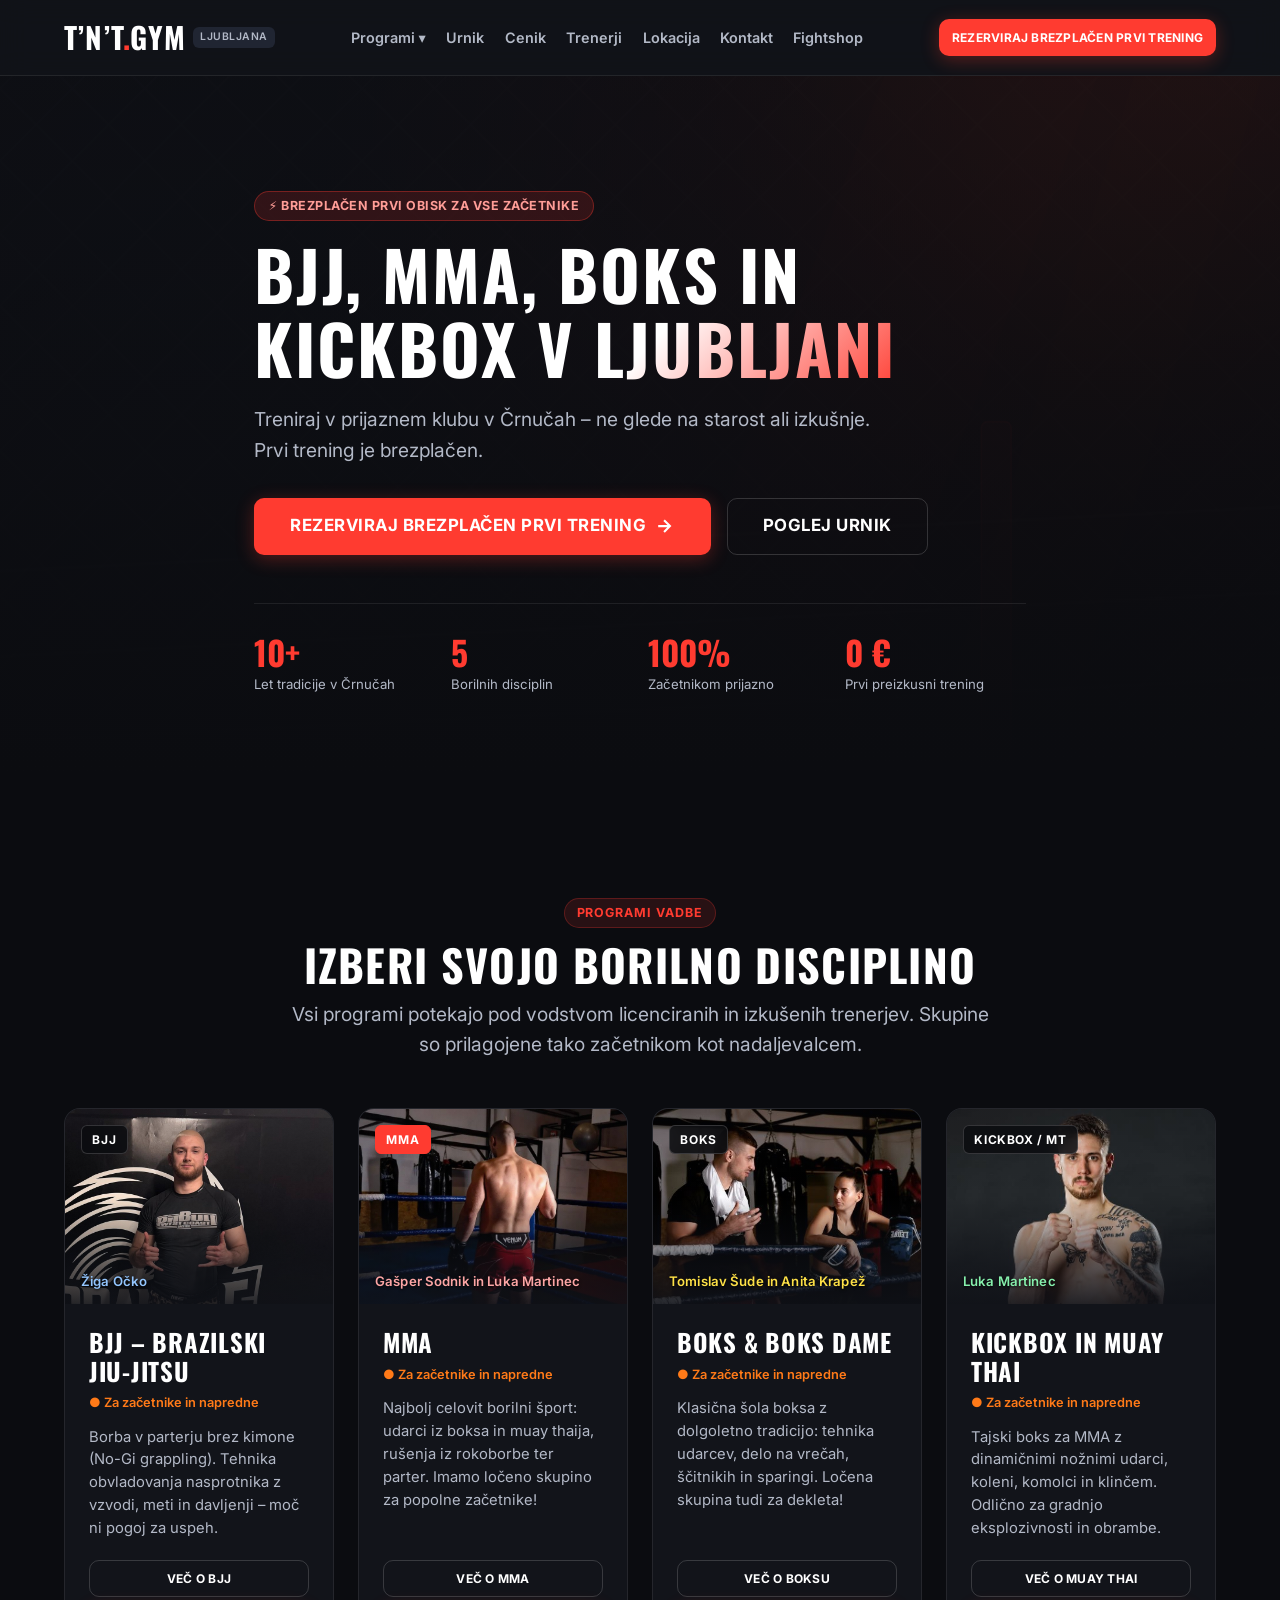
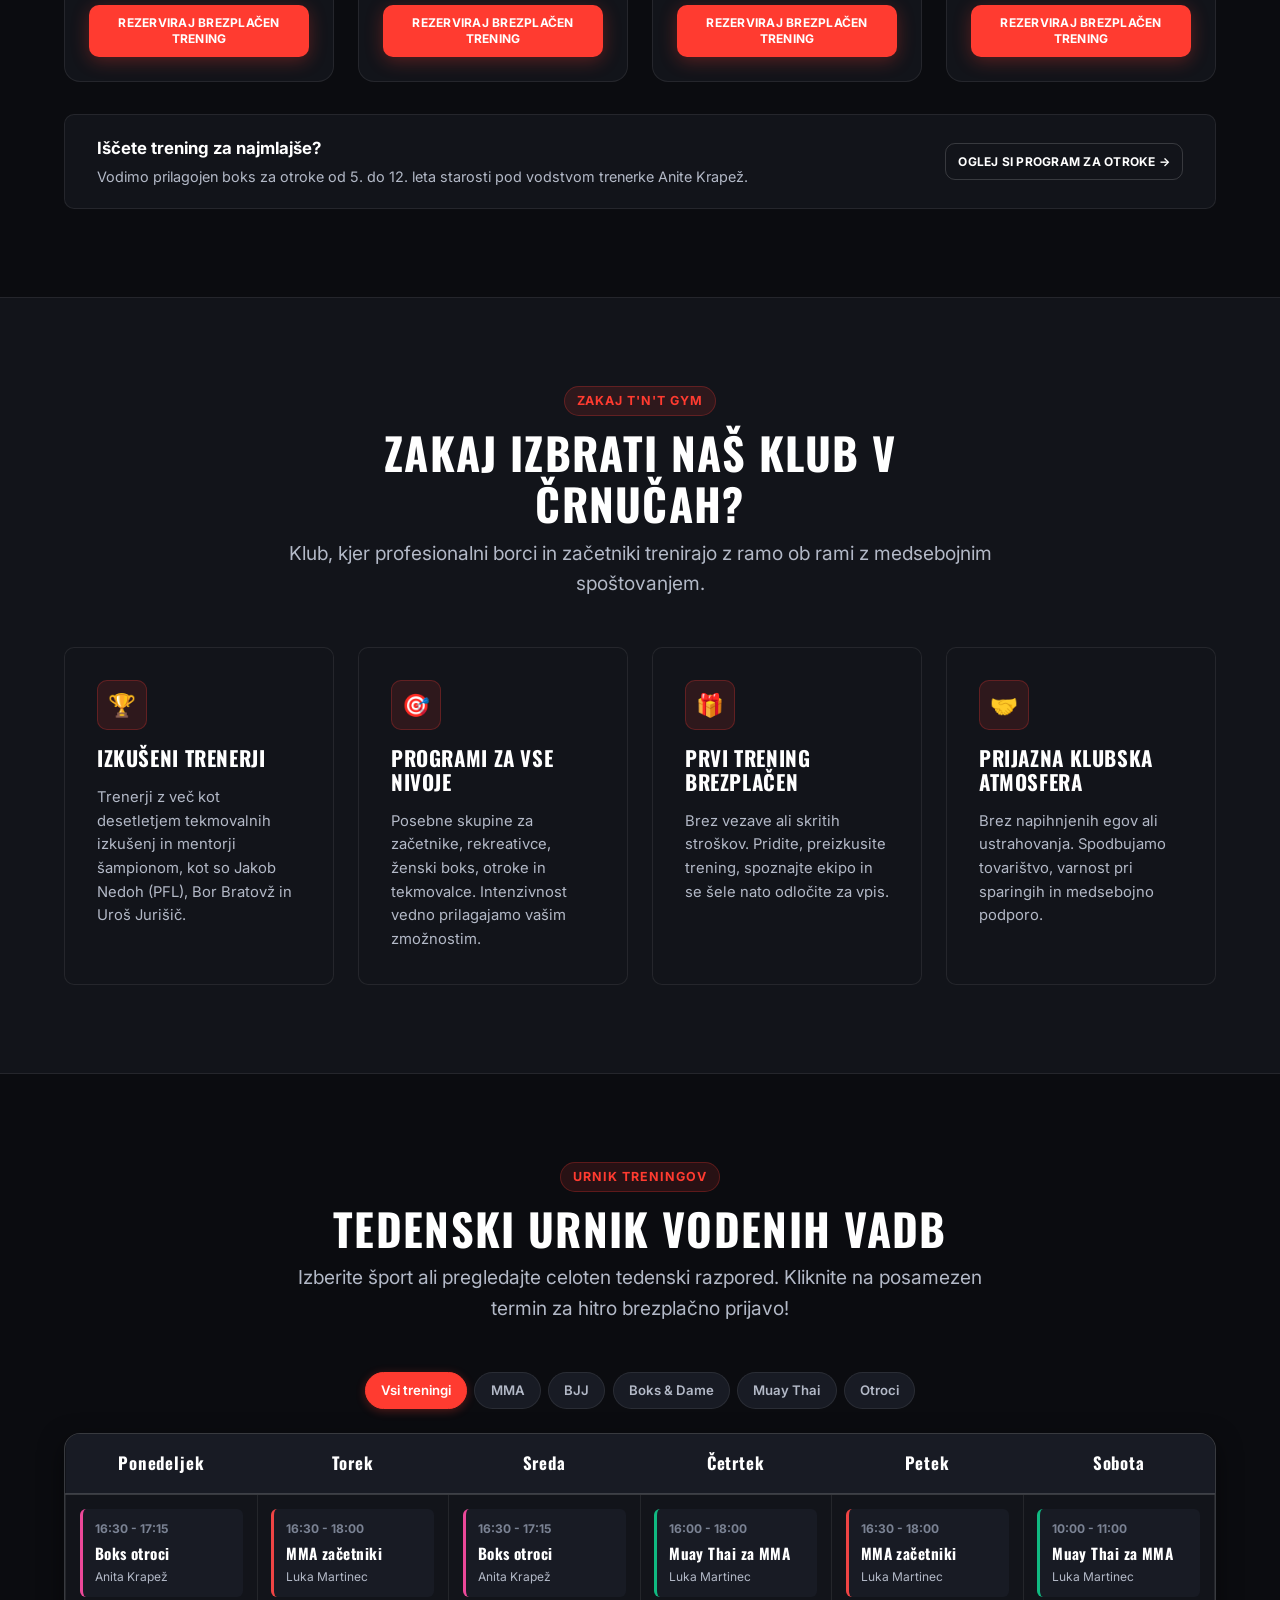
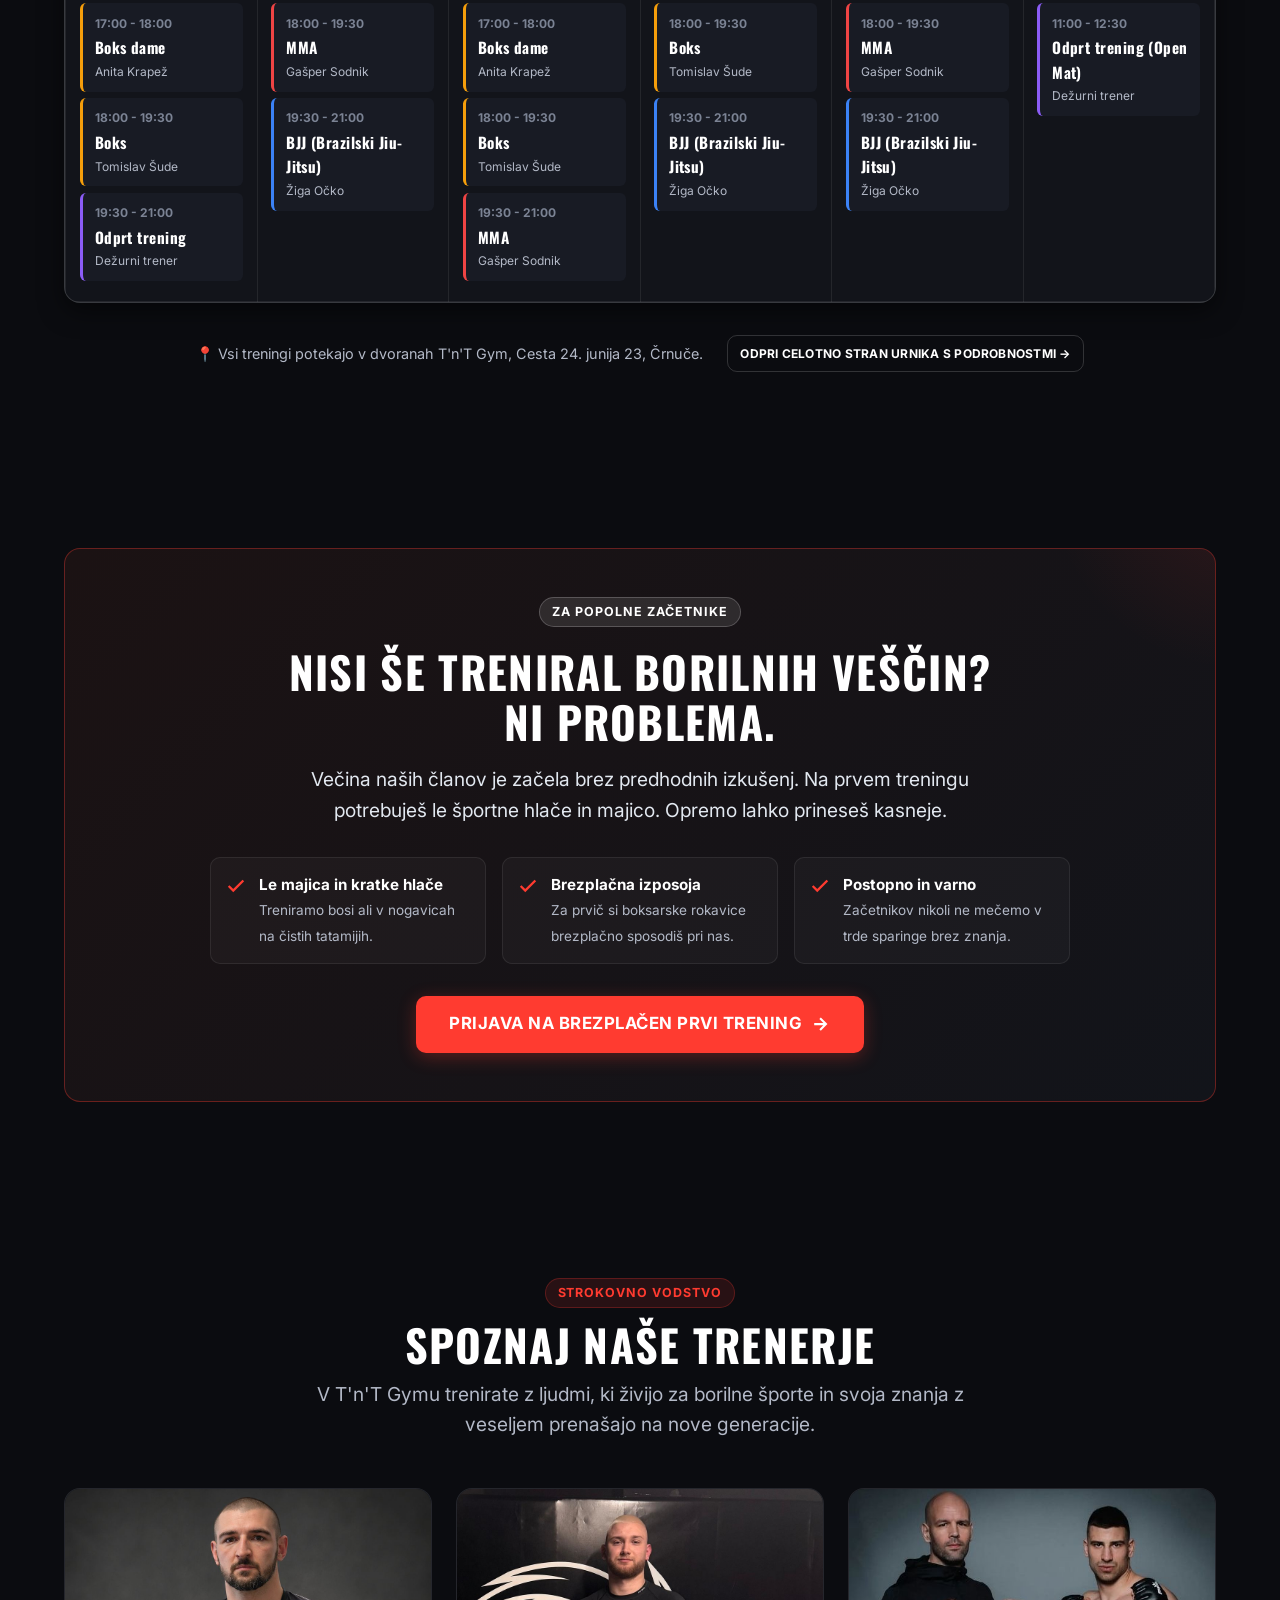
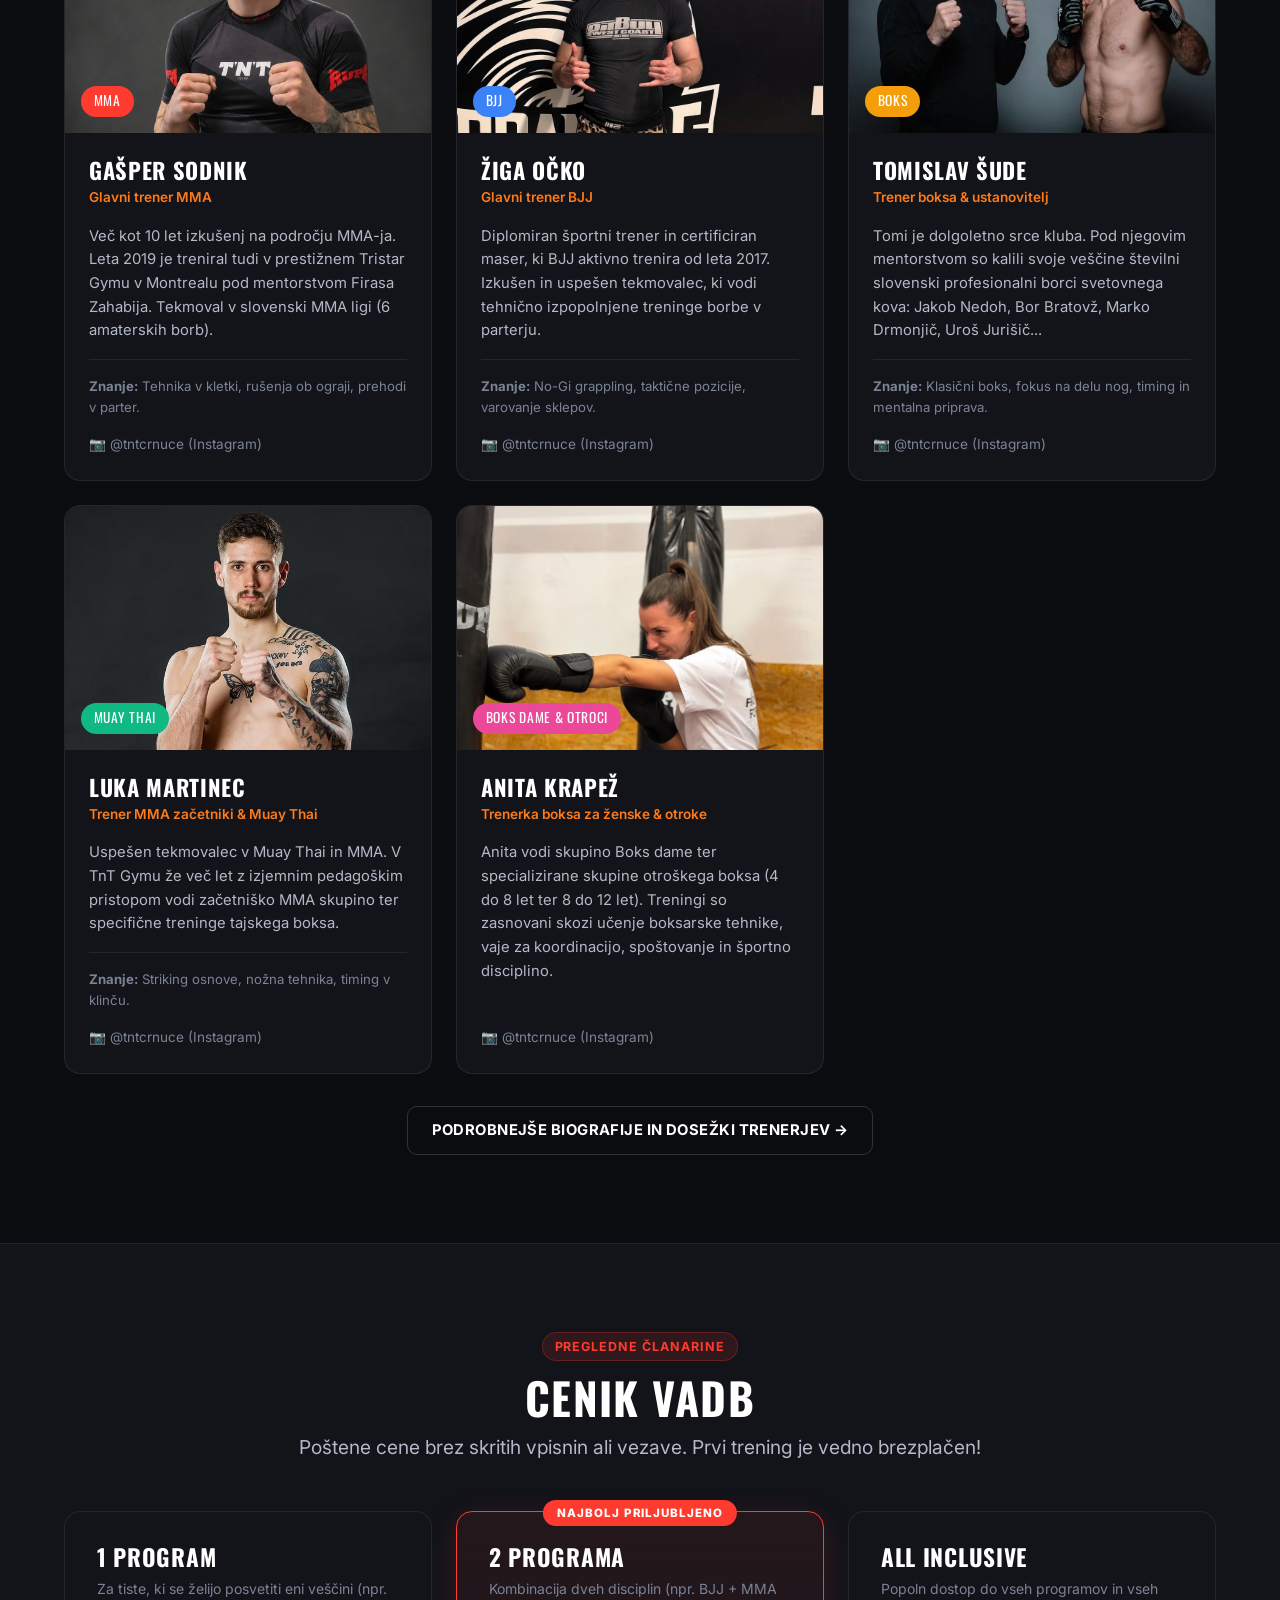
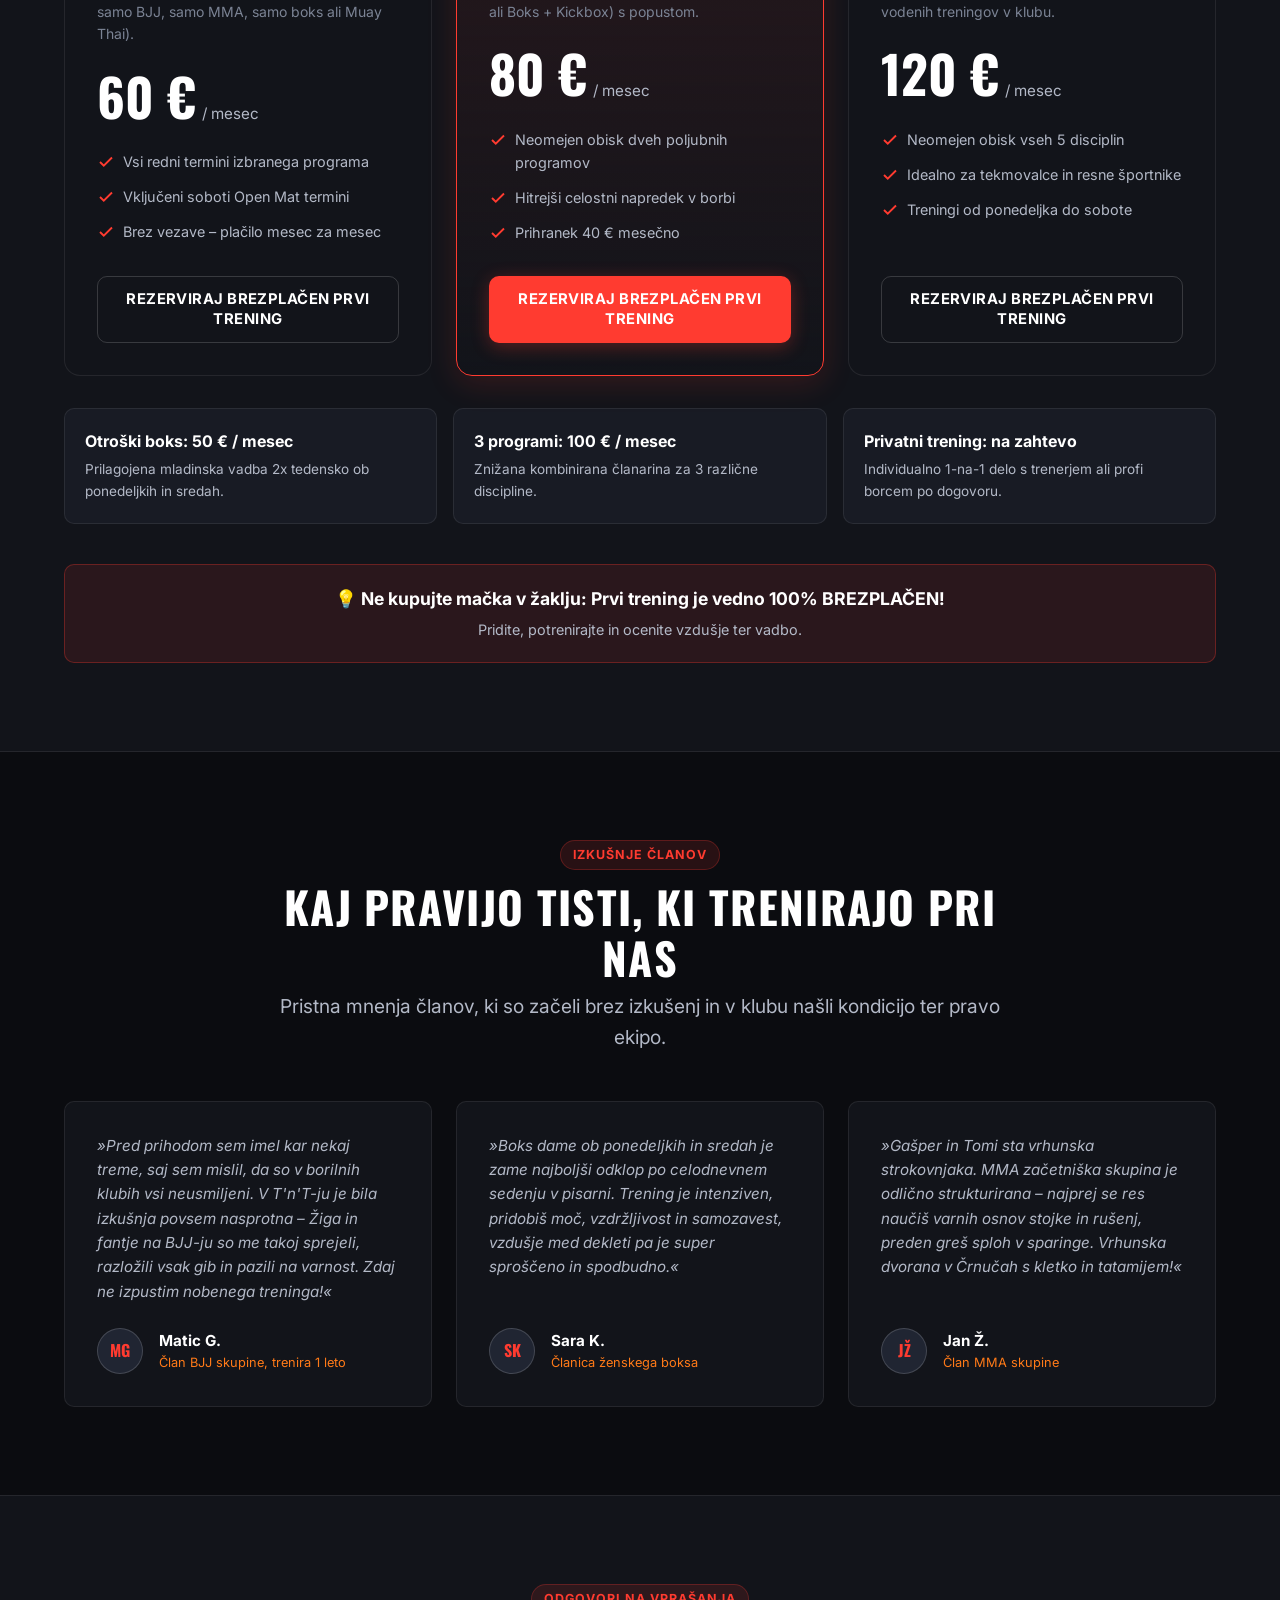
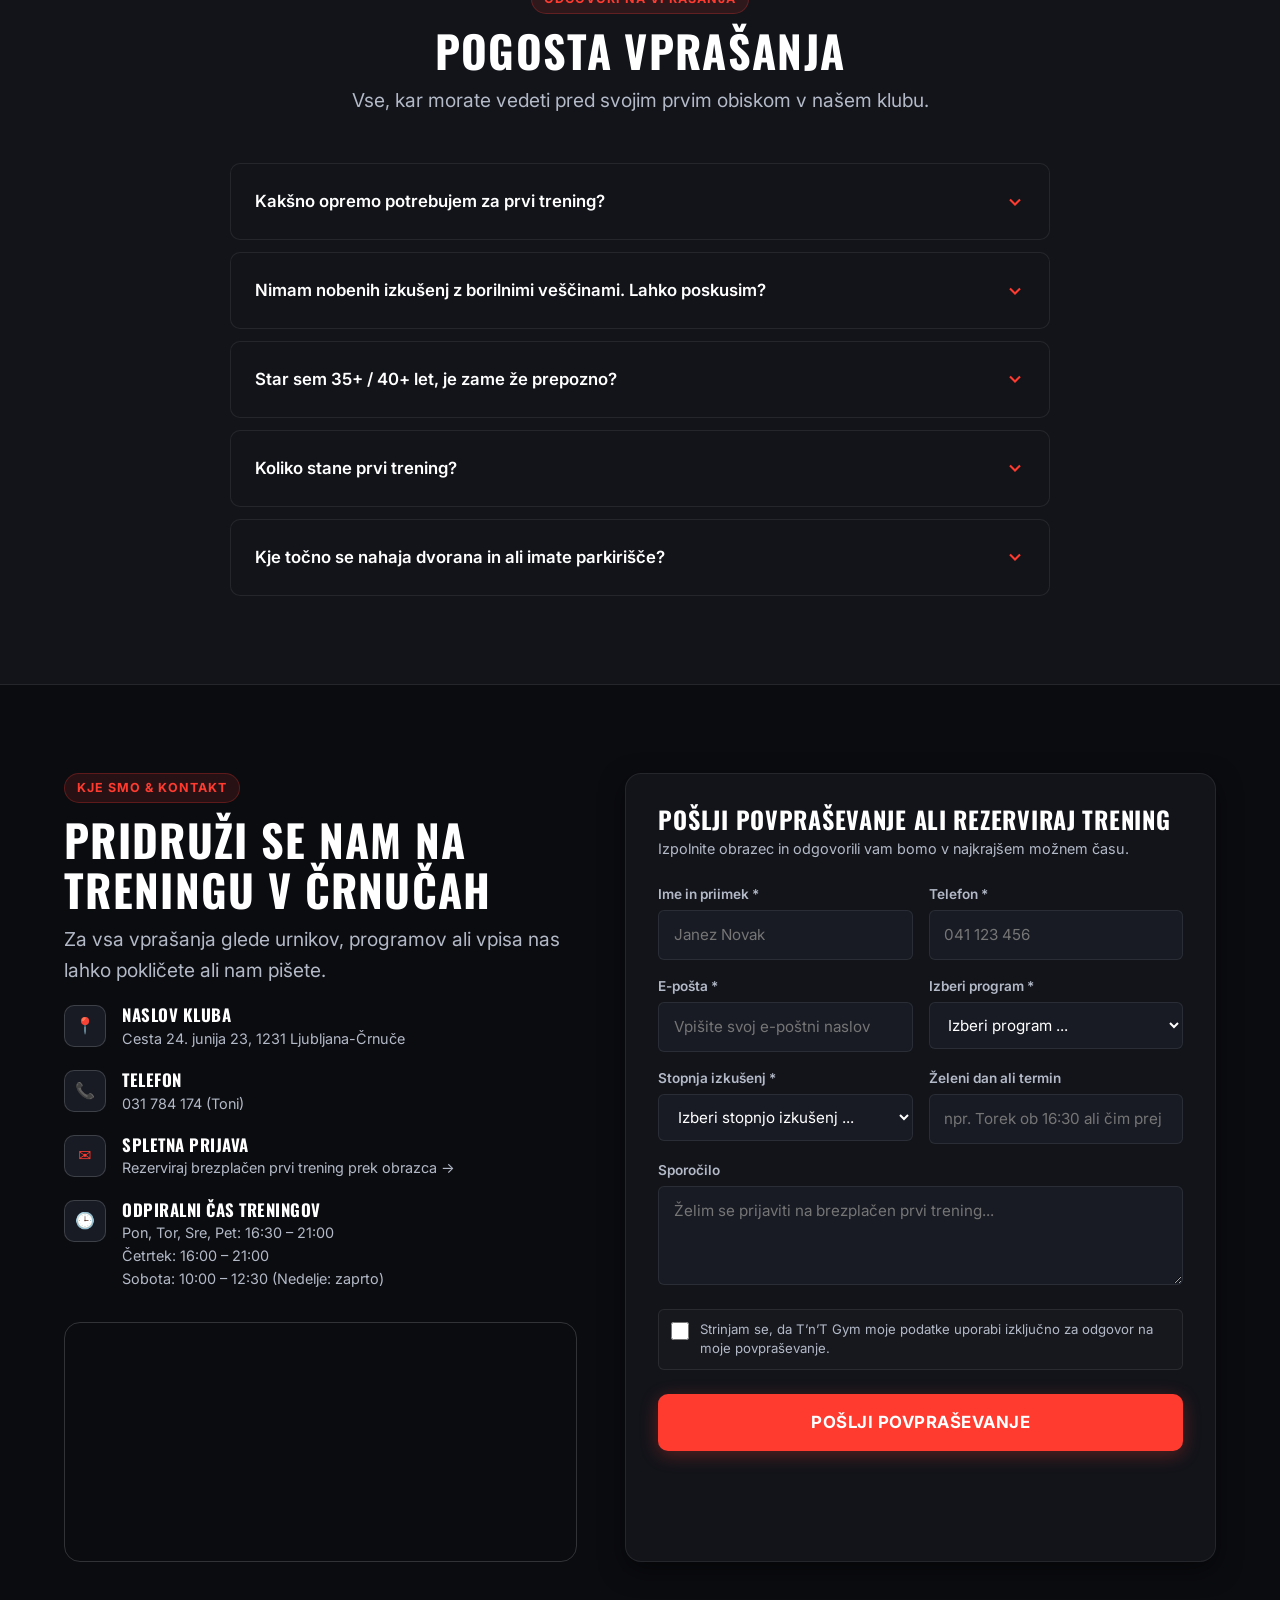
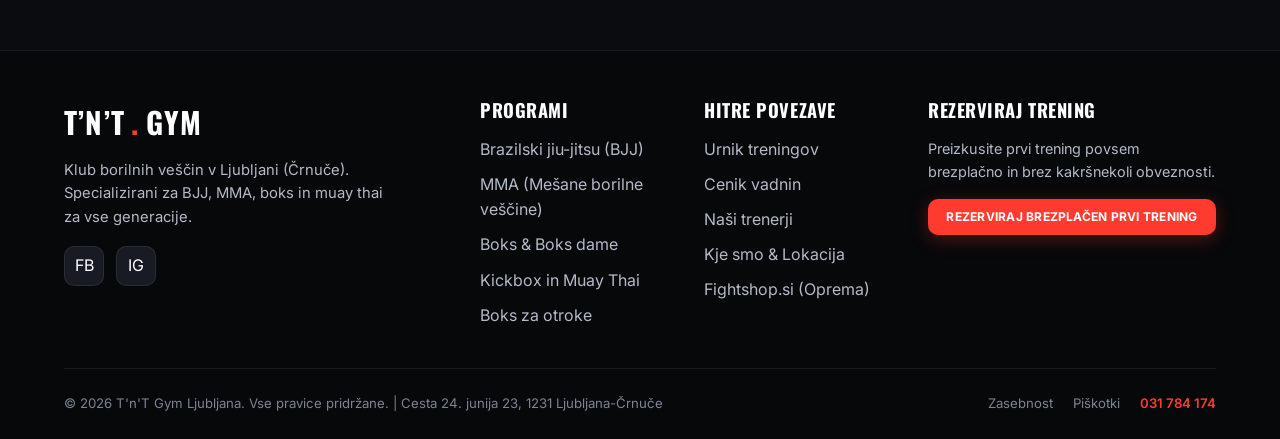
<file: index.html>
<!DOCTYPE html>
<html lang="sl">
<head>
  <meta charset="utf-8">
  <meta name="viewport" content="width=device-width, initial-scale=1.0">
  <title>T'n'T Gym Ljubljana | BJJ, MMA, boks in kickbox v Črnučah</title>
  <meta name="description" content="T'n'T Gym Ljubljana – vrhunski treningi BJJ (brazilski jiu-jitsu), MMA, boksa in muay thai v Ljubljani (Črnuče). Za začetnike in nadaljevalce. Prvi trening je brezplačen!">
  <meta name="keywords" content="BJJ Ljubljana, MMA Ljubljana, boks Ljubljana, kickbox Ljubljana, brazilski jiu-jitsu Ljubljana, borilne veščine Ljubljana, borilne veščine Črnuče">
  <link rel="canonical" href="https://www.tnt-gym.si/">

  <!-- Open Graph / Social Media -->
  <meta property="og:type" content="website">
  <meta property="og:locale" content="sl_SI">
  <meta property="og:url" content="https://www.tnt-gym.si/">
  <meta property="og:title" content="T'n'T Gym Ljubljana | BJJ, MMA, boks in kickbox">
  <meta property="og:description" content="Treniraj borilne veščine v sproščenem in profesionalnem vzdušju v Črnučah. Brezplačen prvi trening!">
  <meta property="og:image" content="assets/images/hero-gym.svg">

  <!-- Fonts & Stylesheet -->
  <link rel="preconnect" href="https://fonts.googleapis.com">
  <link rel="preconnect" href="https://fonts.gstatic.com" crossorigin>
  <link href="https://fonts.googleapis.com/css2?family=Inter:wght@400;500;600;700&family=Oswald:wght@500;600;700;800&display=swap" rel="stylesheet">
  <link rel="stylesheet" href="css/style.css">

  <!-- Schema.org JSON-LD Structured Data for LocalBusiness & SportsActivityLocation -->
  <script type="application/ld+json">
  {
    "@context": "https://schema.org",
    "@type": ["SportsActivityLocation", "ExerciseGym"],
    "@id": "https://www.tnt-gym.si/#gym",
    "name": "T'n'T Gym Ljubljana",
    "alternateName": "TnT Gym Črnuče",
    "description": "Klub borilnih veščin v Ljubljani (Črnuče): brazilski jiu-jitsu (BJJ), MMA, boks in muay thai za začetnike, rekreativce in tekmovalce.",
    "url": "https://www.tnt-gym.si/",
    "telephone": "+38631784174",
    "priceRange": "50 € - 120 €",
    "currenciesAccepted": "EUR",
    "address": {
      "@type": "PostalAddress",
      "streetAddress": "Cesta 24. junija 23",
      "addressLocality": "Ljubljana-Črnuče",
      "postalCode": "1231",
      "addressCountry": "SI"
    },
    "geo": {
      "@type": "GeoCoordinates",
      "latitude": 46.09552,
      "longitude": 14.52722
    },
    "openingHoursSpecification": [
      {
        "@type": "OpeningHoursSpecification",
        "dayOfWeek": ["Monday", "Tuesday", "Wednesday", "Friday"],
        "opens": "16:30",
        "closes": "21:00"
      },
      {
        "@type": "OpeningHoursSpecification",
        "dayOfWeek": "Thursday",
        "opens": "16:00",
        "closes": "21:00"
      },
      {
        "@type": "OpeningHoursSpecification",
        "dayOfWeek": "Saturday",
        "opens": "10:00",
        "closes": "12:30"
      }
    ],
    "sameAs": [
      "https://www.facebook.com/tntcrnuce",
      "https://www.instagram.com/tntcrnuce/"
    ]
  }
  </script>
</head>
<body>

  <!-- =========================================================================
       1. STICKY HEADER
       ========================================================================= -->
  <header class="site-header" id="siteHeader">
    <div class="container header-container">
      <a href="index.html" class="brand-logo" aria-label="T'n'T Gym Domov">
        <span>T’N’T<span class="logo-accent">.</span>GYM</span>
        <span class="brand-badge">LJUBLJANA</span>
      </a>

      <!-- Desktop Navigation -->
      <nav class="nav-desktop" aria-label="Glavna navigacija">
        <div class="nav-dropdown">
          <a href="#programi" class="nav-link">Programi ▾</a>
          <div class="nav-dropdown-menu">
            <a href="bjj.html" class="nav-dropdown-item">BJJ (Brazilski jiu-jitsu)</a>
            <a href="mma.html" class="nav-dropdown-item">MMA (Mešane borilne veščine)</a>
            <a href="boks.html" class="nav-dropdown-item">Boks &amp; Boks dame</a>
            <a href="kickbox.html" class="nav-dropdown-item">Kickbox in Muay Thai</a>
            <a href="otroci.html" class="nav-dropdown-item">Boks za otroke (5-12 let)</a>
          </div>
        </div>
        <a href="urnik.html" class="nav-link">Urnik</a>
        <a href="cenik.html" class="nav-link">Cenik</a>
        <a href="trenerji.html" class="nav-link">Trenerji</a>
        <a href="kontakt.html" class="nav-link">Lokacija</a>
        <a href="kontakt.html#kontakt" class="nav-link">Kontakt</a>
        <a href="https://www.fightshop.si" class="nav-link" target="_blank" rel="noopener noreferrer">Fightshop</a>
      </nav>

      <!-- Prominent Header CTA -->
      <div style="display: flex; align-items: center; gap: 1rem;">
        <button type="button" class="btn btn-primary btn-sm btn-booking-trigger" data-program="">
          Rezerviraj brezplačen prvi trening
        </button>

        <!-- Mobile Hamburger Toggle -->
        <button class="menu-toggle" aria-label="Odpri navigacijski meni" aria-expanded="false">
          <span></span>
          <span></span>
          <span></span>
        </button>
      </div>
    </div>
  </header>

  <!-- Mobile Navigation Drawer -->
  <div class="mobile-nav-backdrop"></div>
  <aside class="mobile-nav-drawer" aria-label="Mobilni meni">
    <div>
      <div style="margin-bottom: 2rem;">
        <span class="brand-logo">T’N’T<span class="logo-accent">.</span>GYM</span>
        <p style="font-size: 0.85rem; color: var(--text-muted); margin-top: 0.25rem;">Črnuče, Ljubljana</p>
      </div>
      <nav class="mobile-nav-links">
        <a href="index.html" class="mobile-nav-link active">Domov</a>
        <a href="bjj.html" class="mobile-nav-link">BJJ</a>
        <a href="mma.html" class="mobile-nav-link">MMA</a>
        <a href="boks.html" class="mobile-nav-link">Boks</a>
        <a href="kickbox.html" class="mobile-nav-link">Kickbox &amp; Muay Thai</a>
        <a href="otroci.html" class="mobile-nav-link">Otroški boks</a>
        <a href="urnik.html" class="mobile-nav-link">Urnik</a>
        <a href="cenik.html" class="mobile-nav-link">Cenik</a>
        <a href="trenerji.html" class="mobile-nav-link">Trenerji</a>
        <a href="kontakt.html" class="mobile-nav-link">Lokacija &amp; Kontakt</a>
        <a href="https://www.fightshop.si" class="mobile-nav-link" target="_blank" rel="noopener noreferrer">Fightshop</a>
      </nav>
    </div>

    <div style="margin-top: 2rem; border-top: 1px solid var(--border-subtle); padding-top: 1.5rem;">
      <button type="button" class="btn btn-primary btn-full btn-booking-trigger" data-program="">
        Rezerviraj brezplačen trening
      </button>
      <div style="margin-top: 1rem; text-align: center; font-size: 0.85rem; color: var(--text-muted);">
        📞 031 784 174 (Toni)
      </div>
    </div>
  </aside>

  <!-- =========================================================================
       2. HERO SECTION
       ========================================================================= -->
  <section class="hero" id="hero">
    <!-- Martial Arts Training Media Background -->
    <div class="hero-media-bg">
      <!-- 
        FOTO ZAZNAMEK: Tu lahko zamenjate spodnji SVG s pravo sliko dvorane ali treninga,
        npr. src="img/tnt/rupa1-2.jpg" ali kratek zankasti video treninga.
      -->
      <img src="assets/images/hero-gym.svg" alt="Trening borilnih veščin v T'n'T Gym Ljubljana" width="1200" height="800">
    </div>
    <div class="hero-overlay-gradient"></div>

    <div class="container hero-content">
      <div class="hero-pill">
        <span>⚡ Brezplačen prvi obisk za vse začetnike</span>
      </div>

      <h1 class="heading-hero">
        BJJ, MMA, BOKS IN KICKBOX <span class="text-gradient">V LJUBLJANI</span>
      </h1>

      <p class="lead" style="margin-top: 1.25rem; max-width: 650px;">
        Treniraj v prijaznem klubu v Črnučah – ne glede na starost ali izkušnje. Prvi trening je brezplačen.
      </p>

      <div class="hero-actions">
        <button type="button" class="btn btn-primary btn-lg btn-booking-trigger" data-program="">
          Rezerviraj brezplačen prvi trening
          <svg class="btn-icon" viewBox="0 0 24 24" fill="none" stroke="currentColor" stroke-width="2.5"><path d="M5 12h14M12 5l7 7-7 7"/></svg>
        </button>
        <a href="#urnik" class="btn btn-secondary btn-lg">
          Poglej urnik
        </a>
      </div>

      <!-- Social Proof / Stats Strip -->
      <div class="hero-stats">
        <div class="stat-item">
          <span class="stat-number">10+</span>
          <span class="stat-label">Let tradicije v Črnučah</span>
        </div>
        <div class="stat-item">
          <span class="stat-number">5</span>
          <span class="stat-label">Borilnih disciplin</span>
        </div>
        <div class="stat-item">
          <span class="stat-number">100%</span>
          <span class="stat-label">Začetnikom prijazno</span>
        </div>
        <div class="stat-item">
          <span class="stat-number">0 €</span>
          <span class="stat-label">Prvi preizkusni trening</span>
        </div>
      </div>
    </div>
  </section>

  <!-- =========================================================================
       3. PROGRAM OVERVIEW (4 VISUALLY STRONG CARDS + KIDS BADGE)
       ========================================================================= -->
  <section class="section" id="programi">
    <div class="container">
      <div class="section-header">
        <span class="section-tag">Programi vadbe</span>
        <h2 class="heading-section">Izberi svojo borilno disciplino</h2>
        <p class="lead">Vsi programi potekajo pod vodstvom licenciranih in izkušenih trenerjev. Skupine so prilagojene tako začetnikom kot nadaljevalcem.</p>
      </div>

      <div class="grid-4">
        <!-- 1. BJJ Card -->
        <article class="program-card">
          <div class="program-image-wrap">
            <span class="program-badge">BJJ</span>
            <img src="assets/images/ziga.jpg" alt="Trening BJJ v T'n'T Gym Ljubljana" loading="lazy" style="object-position: center 30%;">
            <div class="program-header-content">
              <div class="program-header-trainer">Žiga Očko</div>
            </div>
          </div>
          <div class="program-card-body">
            <div class="program-title">
              <h3 class="heading-card">BJJ – brazilski jiu-jitsu</h3>
            </div>
            <div class="program-level">
              <span>● Za začetnike in napredne</span>
            </div>
            <p class="program-desc">
              Borba v parterju brez kimone (No-Gi grappling). Tehnika obvladovanja nasprotnika z vzvodi, meti in davljenji – moč ni pogoj za uspeh.
            </p>
            <div class="program-footer-actions">
              <a href="bjj.html" class="btn btn-secondary btn-sm" style="flex: 1;">Več o BJJ</a>
              <button type="button" class="btn btn-primary btn-sm btn-booking-trigger" data-program="BJJ">
                Rezerviraj brezplačen trening
              </button>
            </div>
          </div>
        </article>

        <!-- 2. MMA Card -->
        <article class="program-card">
          <div class="program-image-wrap">
            <span class="program-badge brand">MMA</span>
            <img src="assets/images/jakob-ring.jpg" alt="Trening MMA v ringu T'n'T Gym Ljubljana" loading="lazy" style="object-position: center 35%;">
            <div class="program-header-content">
              <div class="program-header-trainer">Gašper Sodnik in Luka Martinec</div>
            </div>
          </div>
          <div class="program-card-body">
            <div class="program-title">
              <h3 class="heading-card">MMA</h3>
            </div>
            <div class="program-level">
              <span>● Za začetnike in napredne</span>
            </div>
            <p class="program-desc">
              Najbolj celovit borilni šport: udarci iz boksa in muay thaija, rušenja iz rokoborbe ter parter. Imamo ločeno skupino za popolne začetnike!
            </p>
            <div class="program-footer-actions">
              <a href="mma.html" class="btn btn-secondary btn-sm" style="flex: 1;">Več o MMA</a>
              <button type="button" class="btn btn-primary btn-sm btn-booking-trigger" data-program="MMA">
                Rezerviraj brezplačen trening
              </button>
            </div>
          </div>
        </article>

        <!-- 3. Boks Card -->
        <article class="program-card">
          <div class="program-image-wrap">
            <span class="program-badge">BOKS</span>
            <img src="assets/images/jakob-coach.jpg" alt="Boksarski trening s trenerjem v T'n'T Gym Ljubljana" loading="lazy" style="object-position: center 25%;">
            <div class="program-header-content">
              <div class="program-header-trainer">Tomislav Šude in Anita Krapež</div>
            </div>
          </div>
          <div class="program-card-body">
            <div class="program-title">
              <h3 class="heading-card">Boks &amp; Boks dame</h3>
            </div>
            <div class="program-level">
              <span>● Za začetnike in napredne</span>
            </div>
            <p class="program-desc">
              Klasična šola boksa z dolgoletno tradicijo: tehnika udarcev, delo na vrečah, ščitnikih in sparingi. Ločena skupina tudi za dekleta!
            </p>
            <div class="program-footer-actions">
              <a href="boks.html" class="btn btn-secondary btn-sm" style="flex: 1;">Več o boksu</a>
              <button type="button" class="btn btn-primary btn-sm btn-booking-trigger" data-program="Boks">
                Rezerviraj brezplačen trening
              </button>
            </div>
          </div>
        </article>

        <!-- 4. Kickbox in Muay Thai Card -->
        <article class="program-card">
          <div class="program-image-wrap">
            <span class="program-badge">KICKBOX / MT</span>
            <img src="assets/images/luka-martinec.jpg" alt="Kickbox in Muay Thai trening v T'n'T Gym Ljubljana" loading="lazy" style="object-position: center 25%;">
            <div class="program-header-content">
              <div class="program-header-trainer">Luka Martinec</div>
            </div>
          </div>
          <div class="program-card-body">
            <div class="program-title">
              <h3 class="heading-card">Kickbox in Muay Thai</h3>
            </div>
            <div class="program-level">
              <span>● Za začetnike in napredne</span>
            </div>
            <p class="program-desc">
              Tajski boks za MMA z dinamičnimi nožnimi udarci, koleni, komolci in klinčem. Odlično za gradnjo eksplozivnosti in obrambe.
            </p>
            <div class="program-footer-actions">
              <a href="kickbox.html" class="btn btn-secondary btn-sm" style="flex: 1;">Več o Muay Thai</a>
              <button type="button" class="btn btn-primary btn-sm btn-booking-trigger" data-program="Kickbox &amp; Muay Thai">
                Rezerviraj brezplačen trening
              </button>
            </div>
          </div>
        </article>
      </div>

      <!-- Dodatna povezava do otroškega boksa -->
      <div style="margin-top: 2rem; background: var(--bg-surface-1); border: 1px solid var(--border-subtle); border-radius: var(--radius-md); padding: 1.25rem 2rem; display: flex; flex-wrap: wrap; align-items: center; justify-content: space-between; gap: 1rem;">
        <div>
          <strong style="color: #ffffff; font-size: 1.05rem;">Iščete trening za najmlajše?</strong>
          <p style="color: var(--text-secondary); font-size: 0.9rem; margin-top: 0.2rem;">Vodimo prilagojen boks za otroke od 5. do 12. leta starosti pod vodstvom trenerke Anite Krapež.</p>
        </div>
        <a href="otroci.html" class="btn btn-secondary btn-sm">Oglej si program za otroke →</a>
      </div>
    </div>
  </section>

  <!-- =========================================================================
       4. WHY T'N'T GYM (4 BENEFIT CARDS)
       ========================================================================= -->
  <section class="section" style="background: var(--bg-surface-1); border-top: 1px solid var(--border-subtle); border-bottom: 1px solid var(--border-subtle);">
    <div class="container">
      <div class="section-header">
        <span class="section-tag">Zakaj T'n'T Gym</span>
        <h2 class="heading-section">Zakaj izbrati naš klub v Črnučah?</h2>
        <p class="lead">Klub, kjer profesionalni borci in začetniki trenirajo z ramo ob rami z medsebojnim spoštovanjem.</p>
      </div>

      <div class="grid-4">
        <!-- Benefit 1 -->
        <div class="benefit-card">
          <div class="benefit-icon">🏆</div>
          <h3 class="benefit-title">Izkušeni trenerji</h3>
          <p class="benefit-desc">
            Trenerji z več kot desetletjem tekmovalnih izkušenj in mentorji šampionom, kot so Jakob Nedoh (PFL), Bor Bratovž in Uroš Jurišič.
          </p>
        </div>

        <!-- Benefit 2 -->
        <div class="benefit-card">
          <div class="benefit-icon">🎯</div>
          <h3 class="benefit-title">Programi za vse nivoje</h3>
          <p class="benefit-desc">
            Posebne skupine za začetnike, rekreativce, ženski boks, otroke in tekmovalce. Intenzivnost vedno prilagajamo vašim zmožnostim.
          </p>
        </div>

        <!-- Benefit 3 -->
        <div class="benefit-card">
          <div class="benefit-icon">🎁</div>
          <h3 class="benefit-title">Prvi trening brezplačen</h3>
          <p class="benefit-desc">
            Brez vezave ali skritih stroškov. Pridite, preizkusite trening, spoznajte ekipo in se šele nato odločite za vpis.
          </p>
        </div>

        <!-- Benefit 4 -->
        <div class="benefit-card">
          <div class="benefit-icon">🤝</div>
          <h3 class="benefit-title">Prijazna klubska atmosfera</h3>
          <p class="benefit-desc">
            Brez napihnjenih egov ali ustrahovanja. Spodbujamo tovarištvo, varnost pri sparingih in medsebojno podporo.
          </p>
        </div>
      </div>
    </div>
  </section>

  <!-- =========================================================================
       5. SCHEDULE PREVIEW (INTERACTIVE TIMETABLE)
       ========================================================================= -->
  <section class="section" id="urnik">
    <div class="container">
      <div class="section-header">
        <span class="section-tag">Urnik treningov</span>
        <h2 class="heading-section">Tedenski urnik vodenih vadb</h2>
        <p class="lead">Izberite šport ali pregledajte celoten tedenski razpored. Kliknite na posamezen termin za hitro brezplačno prijavo!</p>
      </div>

      <!-- Sport Filter Buttons -->
      <div class="schedule-controls" role="group" aria-label="Filter po športu">
        <button class="filter-btn active" data-sport="all">Vsi treningi</button>
        <button class="filter-btn" data-sport="mma">MMA</button>
        <button class="filter-btn" data-sport="bjj">BJJ</button>
        <button class="filter-btn" data-sport="box">Boks &amp; Dame</button>
        <button class="filter-btn" data-sport="mt">Muay Thai</button>
        <button class="filter-btn" data-sport="kids">Otroci</button>
      </div>

      <!-- Timetable Dynamic Mount Container -->
      <div class="timetable-mount">
        <!-- Rendered via js/main.js & js/schedule-data.js -->
        <p style="text-align: center; color: var(--text-muted); padding: 2rem;">Nalaganje urnika...</p>
      </div>

      <div style="margin-top: 2rem; text-align: center; display: flex; flex-wrap: wrap; justify-content: center; align-items: center; gap: 1.5rem;">
        <span style="font-size: 0.9rem; color: var(--text-secondary);">
          📍 Vsi treningi potekajo v dvoranah T'n'T Gym, Cesta 24. junija 23, Črnuče.
        </span>
        <a href="urnik.html" class="btn btn-secondary btn-sm">Odpri celotno stran urnika s podrobnostmi →</a>
      </div>
    </div>
  </section>

  <!-- =========================================================================
       6. BEGINNERS SECTION
       ========================================================================= -->
  <section class="section" id="zacetniki">
    <div class="container">
      <div class="beginners-banner">
        <div class="beginners-content">
          <span class="section-tag beginners-badge">Za popolne začetnike</span>
          <h2 class="heading-section beginners-heading">
            Nisi še treniral borilnih veščin? Ni problema.
          </h2>
          <p class="lead beginners-lead">
            Večina naših članov je začela brez predhodnih izkušenj. Na prvem treningu potrebuješ le športne hlače in majico. Opremo lahko prineseš kasneje.
          </p>

          <div class="checklist">
            <div class="checklist-item">
              <svg class="checklist-icon" width="22" height="22" viewBox="0 0 24 24" fill="none" stroke="currentColor" stroke-width="2.5"><polyline points="20 6 9 17 4 12"/></svg>
              <div>
                <strong style="display: block; font-size: 0.95rem;">Le majica in kratke hlače</strong>
                <span style="font-size: 0.85rem; color: var(--text-secondary);">Treniramo bosi ali v nogavicah na čistih tatamijih.</span>
              </div>
            </div>
            <div class="checklist-item">
              <svg class="checklist-icon" width="22" height="22" viewBox="0 0 24 24" fill="none" stroke="currentColor" stroke-width="2.5"><polyline points="20 6 9 17 4 12"/></svg>
              <div>
                <strong style="display: block; font-size: 0.95rem;">Brezplačna izposoja</strong>
                <span style="font-size: 0.85rem; color: var(--text-secondary);">Za prvič si boksarske rokavice brezplačno sposodiš pri nas.</span>
              </div>
            </div>
            <div class="checklist-item">
              <svg class="checklist-icon" width="22" height="22" viewBox="0 0 24 24" fill="none" stroke="currentColor" stroke-width="2.5"><polyline points="20 6 9 17 4 12"/></svg>
              <div>
                <strong style="display: block; font-size: 0.95rem;">Postopno in varno</strong>
                <span style="font-size: 0.85rem; color: var(--text-secondary);">Začetnikov nikoli ne mečemo v trde sparinge brez znanja.</span>
              </div>
            </div>
          </div>

          <div class="beginners-cta-wrap">
            <button type="button" class="btn btn-primary btn-lg btn-booking-trigger" data-program="">
              Prijava na brezplačen prvi trening
              <svg class="btn-icon" viewBox="0 0 24 24" fill="none" stroke="currentColor" stroke-width="2.5"><path d="M5 12h14M12 5l7 7-7 7"/></svg>
            </button>
          </div>
        </div>
      </div>
    </div>
  </section>

  <!-- =========================================================================
       7. COACHES SECTION
       ========================================================================= -->
  <section class="section" id="trenerji">
    <div class="container">
      <div class="section-header">
        <span class="section-tag">Strokovno vodstvo</span>
        <h2 class="heading-section">Spoznaj naše trenerje</h2>
        <p class="lead">V T'n'T Gymu trenirate z ljudmi, ki živijo za borilne športe in svoja znanja z veseljem prenašajo na nove generacije.</p>
      </div>

      <div class="grid-3">
        <!-- Coach 1: Gašper Sodnik -->
        <article class="coach-card">
          <div class="coach-photo-wrap">
            <span class="coach-discipline-tag">MMA</span>
            <img src="assets/images/coach-gasper-new.jpg" alt="Gašper Sodnik, trener MMA" loading="lazy" style="object-position: center 20%;">
          </div>
          <div class="coach-body">
            <h3 class="coach-name">Gašper Sodnik</h3>
            <span class="coach-role">Glavni trener MMA</span>
            <p class="coach-bio">
              Več kot 10 let izkušenj na področju MMA-ja. Leta 2019 je treniral tudi v prestižnem Tristar Gymu v Montrealu pod mentorstvom Firasa Zahabija. Tekmoval v slovenski MMA ligi (6 amaterskih borb).
            </p>
            <div class="coach-credentials">
              <strong>Znanje:</strong> Tehnika v kletki, rušenja ob ograji, prehodi v parter.
            </div>
            <a href="https://www.instagram.com/tntcrnuce/" target="_blank" rel="noopener" class="coach-social">
              📷 @tntcrnuce (Instagram)
            </a>
          </div>
        </article>

        <!-- Coach 2: Žiga Očko -->
        <article class="coach-card">
          <div class="coach-photo-wrap">
            <span class="coach-discipline-tag" style="background: #3b82f6;">BJJ</span>
            <img src="assets/images/coach-ziga.jpg" alt="Žiga Očko, trener brazilskega jiu-jitsa" loading="lazy">
          </div>
          <div class="coach-body">
            <h3 class="coach-name">Žiga Očko</h3>
            <span class="coach-role">Glavni trener BJJ</span>
            <p class="coach-bio">
              Diplomiran športni trener in certificiran maser, ki BJJ aktivno trenira od leta 2017. Izkušen in uspešen tekmovalec, ki vodi tehnično izpopolnjene treninge borbe v parterju.
            </p>
            <div class="coach-credentials">
              <strong>Znanje:</strong> No-Gi grappling, taktične pozicije, varovanje sklepov.
            </div>
            <a href="https://www.instagram.com/tntcrnuce/" target="_blank" rel="noopener" class="coach-social">
              📷 @tntcrnuce (Instagram)
            </a>
          </div>
        </article>

        <!-- Coach 3: Tomislav Šude -->
        <article class="coach-card">
          <div class="coach-photo-wrap">
            <span class="coach-discipline-tag" style="background: #f59e0b;">BOKS</span>
            <img src="assets/images/coach-tomi.jpg" alt="Tomislav Šude, trener boksa" loading="lazy">
          </div>
          <div class="coach-body">
            <h3 class="coach-name">Tomislav Šude</h3>
            <span class="coach-role">Trener boksa &amp; ustanovitelj</span>
            <p class="coach-bio">
              Tomi je dolgoletno srce kluba. Pod njegovim mentorstvom so kalili svoje veščine številni slovenski profesionalni borci svetovnega kova: Jakob Nedoh, Bor Bratovž, Marko Drmonjič, Uroš Jurišič...
            </p>
            <div class="coach-credentials">
              <strong>Znanje:</strong> Klasični boks, fokus na delu nog, timing in mentalna priprava.
            </div>
            <a href="https://www.instagram.com/tntcrnuce/" target="_blank" rel="noopener" class="coach-social">
              📷 @tntcrnuce (Instagram)
            </a>
          </div>
        </article>

        <!-- Coach 4: Luka Martinec -->
        <article class="coach-card">
          <div class="coach-photo-wrap">
            <span class="coach-discipline-tag" style="background: #10b981;">MUAY THAI</span>
            <img src="assets/images/coach-luka.jpg" alt="Luka Martinec, trener tajskega boksa" loading="lazy">
          </div>
          <div class="coach-body">
            <h3 class="coach-name">Luka Martinec</h3>
            <span class="coach-role">Trener MMA začetniki &amp; Muay Thai</span>
            <p class="coach-bio">
              Uspešen tekmovalec v Muay Thai in MMA. V TnT Gymu že več let z izjemnim pedagoškim pristopom vodi začetniško MMA skupino ter specifične treninge tajskega boksa.
            </p>
            <div class="coach-credentials">
              <strong>Znanje:</strong> Striking osnove, nožna tehnika, timing v klinču.
            </div>
            <a href="https://www.instagram.com/tntcrnuce/" target="_blank" rel="noopener" class="coach-social">
              📷 @tntcrnuce (Instagram)
            </a>
          </div>
        </article>

        <!-- Coach 5: Anita Krapež -->
        <article class="coach-card">
          <div class="coach-photo-wrap">
            <span class="coach-discipline-tag" style="background: #ec4899;">BOKS DAME &amp; OTROCI</span>
            <img src="assets/images/anita-krapez-trening.jpg" alt="Anita Krapež, trenerka boksa za ženske in otroke" loading="lazy" style="object-position: center 30%;">
          </div>
          <div class="coach-body">
            <h3 class="coach-name">Anita Krapež</h3>
            <span class="coach-role">Trenerka boksa za ženske &amp; otroke</span>
            <p class="coach-bio">
              Anita vodi skupino Boks dame ter specializirane skupine otroškega boksa (4 do 8 let ter 8 do 12 let). Treningi so zasnovani skozi učenje boksarske tehnike, vaje za koordinacijo, spoštovanje in športno disciplino.
            </p>
            <a href="https://www.instagram.com/tntcrnuce/" target="_blank" rel="noopener" class="coach-social">
              📷 @tntcrnuce (Instagram)
            </a>
          </div>
        </article>
      </div>

      <div style="margin-top: 2rem; text-align: center;">
        <a href="trenerji.html" class="btn btn-secondary">Podrobnejše biografije in dosežki trenerjev →</a>
      </div>
    </div>
  </section>

  <!-- =========================================================================
       8. PRICING SECTION
       ========================================================================= -->
  <section class="section" id="cenik" style="background: var(--bg-surface-1); border-top: 1px solid var(--border-subtle); border-bottom: 1px solid var(--border-subtle);">
    <div class="container">
      <div class="section-header">
        <span class="section-tag">Pregledne članarine</span>
        <h2 class="heading-section">Cenik vadb</h2>
        <p class="lead">Poštene cene brez skritih vpisnin ali vezave. Prvi trening je vedno brezplačen!</p>
      </div>

      <div class="grid-3">
        <!-- 1 Program -->
        <div class="pricing-card">
          <h3 class="pricing-title">1 Program</h3>
          <p class="pricing-sub">Za tiste, ki se želijo posvetiti eni veščini (npr. samo BJJ, samo MMA, samo boks ali Muay Thai).</p>
          <div class="pricing-amount">
            <span class="price">60 €</span>
            <span class="period">/ mesec</span>
          </div>
          <ul class="pricing-features">
            <li>
              <svg width="18" height="18" viewBox="0 0 24 24" fill="none" stroke="currentColor" stroke-width="2.5"><polyline points="20 6 9 17 4 12"/></svg>
              <span>Vsi redni termini izbranega programa</span>
            </li>
            <li>
              <svg width="18" height="18" viewBox="0 0 24 24" fill="none" stroke="currentColor" stroke-width="2.5"><polyline points="20 6 9 17 4 12"/></svg>
              <span>Vključeni soboti Open Mat termini</span>
            </li>
            <li>
              <svg width="18" height="18" viewBox="0 0 24 24" fill="none" stroke="currentColor" stroke-width="2.5"><polyline points="20 6 9 17 4 12"/></svg>
              <span>Brez vezave – plačilo mesec za mesec</span>
            </li>
          </ul>
          <button type="button" class="btn btn-secondary btn-full btn-booking-trigger" data-program="">
            Rezerviraj brezplačen prvi trening
          </button>
        </div>

        <!-- 2 Programa (Featured / Najbolj priljubljeno) -->
        <div class="pricing-card featured">
          <span class="pricing-popular-badge">Najbolj priljubljeno</span>
          <h3 class="pricing-title">2 Programa</h3>
          <p class="pricing-sub">Kombinacija dveh disciplin (npr. BJJ + MMA ali Boks + Kickbox) s popustom.</p>
          <div class="pricing-amount">
            <span class="price">80 €</span>
            <span class="period">/ mesec</span>
          </div>
          <ul class="pricing-features">
            <li>
              <svg width="18" height="18" viewBox="0 0 24 24" fill="none" stroke="currentColor" stroke-width="2.5"><polyline points="20 6 9 17 4 12"/></svg>
              <span>Neomejen obisk dveh poljubnih programov</span>
            </li>
            <li>
              <svg width="18" height="18" viewBox="0 0 24 24" fill="none" stroke="currentColor" stroke-width="2.5"><polyline points="20 6 9 17 4 12"/></svg>
              <span>Hitrejši celostni napredek v borbi</span>
            </li>
            <li>
              <svg width="18" height="18" viewBox="0 0 24 24" fill="none" stroke="currentColor" stroke-width="2.5"><polyline points="20 6 9 17 4 12"/></svg>
              <span>Prihranek 40 € mesečno</span>
            </li>
          </ul>
          <button type="button" class="btn btn-primary btn-full btn-booking-trigger" data-program="">
            Rezerviraj brezplačen prvi trening
          </button>
        </div>

        <!-- All Inclusive -->
        <div class="pricing-card">
          <h3 class="pricing-title">All Inclusive</h3>
          <p class="pricing-sub">Popoln dostop do vseh programov in vseh vodenih treningov v klubu.</p>
          <div class="pricing-amount">
            <span class="price">120 €</span>
            <span class="period">/ mesec</span>
          </div>
          <ul class="pricing-features">
            <li>
              <svg width="18" height="18" viewBox="0 0 24 24" fill="none" stroke="currentColor" stroke-width="2.5"><polyline points="20 6 9 17 4 12"/></svg>
              <span>Neomejen obisk vseh 5 disciplin</span>
            </li>
            <li>
              <svg width="18" height="18" viewBox="0 0 24 24" fill="none" stroke="currentColor" stroke-width="2.5"><polyline points="20 6 9 17 4 12"/></svg>
              <span>Idealno za tekmovalce in resne športnike</span>
            </li>
            <li>
              <svg width="18" height="18" viewBox="0 0 24 24" fill="none" stroke="currentColor" stroke-width="2.5"><polyline points="20 6 9 17 4 12"/></svg>
              <span>Treningi od ponedeljka do sobote</span>
            </li>
          </ul>
          <button type="button" class="btn btn-secondary btn-full btn-booking-trigger" data-program="">
            Rezerviraj brezplačen prvi trening
          </button>
        </div>
      </div>

      <!-- Dodatne opcije cenika -->
      <div style="margin-top: 2rem; display: grid; grid-template-columns: repeat(auto-fit, minmax(260px, 1fr)); gap: 1rem;">
        <div style="background: var(--bg-surface-2); border: 1px solid var(--border-subtle); border-radius: var(--radius-md); padding: 1.25rem;">
          <strong style="color: #ffffff;">Otroški boks: 50 € / mesec</strong>
          <p style="font-size: 0.85rem; color: var(--text-secondary); margin-top: 0.25rem;">Prilagojena mladinska vadba 2x tedensko ob ponedeljkih in sredah.</p>
        </div>
        <div style="background: var(--bg-surface-2); border: 1px solid var(--border-subtle); border-radius: var(--radius-md); padding: 1.25rem;">
          <strong style="color: #ffffff;">3 programi: 100 € / mesec</strong>
          <p style="font-size: 0.85rem; color: var(--text-secondary); margin-top: 0.25rem;">Znižana kombinirana članarina za 3 različne discipline.</p>
        </div>
        <div style="background: var(--bg-surface-2); border: 1px solid var(--border-subtle); border-radius: var(--radius-md); padding: 1.25rem;">
          <strong style="color: #ffffff;">Privatni trening: na zahtevo</strong>
          <p style="font-size: 0.85rem; color: var(--text-secondary); margin-top: 0.25rem;">Individualno 1-na-1 delo s trenerjem ali profi borcem po dogovoru.</p>
        </div>
      </div>

      <!-- Brezplačen prvi trening opomba -->
      <div style="margin-top: 2.5rem; text-align: center; background: rgba(255, 59, 48, 0.1); border: 1px solid rgba(255, 59, 48, 0.3); border-radius: var(--radius-md); padding: 1.25rem;">
        <p style="color: #ffffff; font-weight: 700; font-size: 1.1rem; margin-bottom: 0.25rem;">
          💡 Ne kupujte mačka v žaklju: Prvi trening je vedno 100% BREZPLAČEN!
        </p>
        <span style="color: var(--text-secondary); font-size: 0.9rem;">Pridite, potrenirajte in ocenite vzdušje ter vadbo.</span>
      </div>
    </div>
  </section>

  <!-- =========================================================================
       9. TESTIMONIALS
       ========================================================================= -->
  <section class="section">
    <div class="container">
      <div class="section-header">
        <span class="section-tag">Izkušnje članov</span>
        <h2 class="heading-section">Kaj pravijo tisti, ki trenirajo pri nas</h2>
        <p class="lead">Pristna mnenja članov, ki so začeli brez izkušenj in v klubu našli kondicijo ter pravo ekipo.</p>
      </div>

      <div class="grid-3">
        <!-- Review 1 -->
        <article class="testimonial-card">
          <p class="testimonial-quote">
            »Pred prihodom sem imel kar nekaj treme, saj sem mislil, da so v borilnih klubih vsi neusmiljeni. V T'n'T-ju je bila izkušnja povsem nasprotna – Žiga in fantje na BJJ-ju so me takoj sprejeli, razložili vsak gib in pazili na varnost. Zdaj ne izpustim nobenega treninga!«
          </p>
          <div class="testimonial-author">
            <div class="author-avatar">MG</div>
            <div>
              <div class="author-name">Matic G.</div>
              <div class="author-role">Član BJJ skupine, trenira 1 leto</div>
            </div>
          </div>
        </article>

        <!-- Review 2 -->
        <article class="testimonial-card">
          <p class="testimonial-quote">
            »Boks dame ob ponedeljkih in sredah je zame najboljši odklop po celodnevnem sedenju v pisarni. Trening je intenziven, pridobiš moč, vzdržljivost in samozavest, vzdušje med dekleti pa je super sproščeno in spodbudno.«
          </p>
          <div class="testimonial-author">
            <div class="author-avatar">SK</div>
            <div>
              <div class="author-name">Sara K.</div>
              <div class="author-role">Članica ženskega boksa</div>
            </div>
          </div>
        </article>

        <!-- Review 3 -->
        <article class="testimonial-card">
          <p class="testimonial-quote">
            »Gašper in Tomi sta vrhunska strokovnjaka. MMA začetniška skupina je odlično strukturirana – najprej se res naučiš varnih osnov stojke in rušenj, preden greš sploh v sparinge. Vrhunska dvorana v Črnučah s kletko in tatamijem!«
          </p>
          <div class="testimonial-author">
            <div class="author-avatar">JŽ</div>
            <div>
              <div class="author-name">Jan Ž.</div>
              <div class="author-role">Član MMA skupine</div>
            </div>
          </div>
        </article>
      </div>
    </div>
  </section>

  <!-- =========================================================================
       10. FAQ SECTION
       ========================================================================= -->
  <section class="section" style="background: var(--bg-surface-1); border-top: 1px solid var(--border-subtle); border-bottom: 1px solid var(--border-subtle);">
    <div class="container">
      <div class="section-header">
        <span class="section-tag">Odgovori na vprašanja</span>
        <h2 class="heading-section">Pogosta vprašanja</h2>
        <p class="lead">Vse, kar morate vedeti pred svojim prvim obiskom v našem klubu.</p>
      </div>

      <div class="faq-list">
        <!-- FAQ 1 -->
        <div class="faq-item">
          <button class="faq-question" aria-expanded="false">
            <span>Kakšno opremo potrebujem za prvi trening?</span>
            <svg class="faq-icon" viewBox="0 0 24 24" fill="none" stroke="currentColor" stroke-width="2.5"><polyline points="6 9 12 15 18 9"/></svg>
          </button>
          <div class="faq-answer">
            Na prvih treningih potrebujete le običajno športno opremo: kratke hlače, udobno športno majico ter plastenko vode. Za boks si rokavice prvič brezplačno sposodite v klubu. Vse ostalo lahko kasneje najdete v trgovini <a href="https://www.fightshop.si" target="_blank" rel="noopener noreferrer" style="color: var(--color-brand); text-decoration: underline;">Fightshop.si</a>.
          </div>
        </div>

        <!-- FAQ 2 -->
        <div class="faq-item">
          <button class="faq-question" aria-expanded="false">
            <span>Nimam nobenih izkušenj z borilnimi veščinami. Lahko poskusim?</span>
            <svg class="faq-icon" viewBox="0 0 24 24" fill="none" stroke="currentColor" stroke-width="2.5"><polyline points="6 9 12 15 18 9"/></svg>
          </button>
          <div class="faq-answer">
            Seveda! Pravzaprav je velika večina naših članov začela pri nas popolnoma od nič. Treningi so zasnovani tako, da se tehnike učite postopno, trenerji pa vaje prilagodijo vaši trenutni telesni pripravljenosti.
          </div>
        </div>

        <!-- FAQ 3 -->
        <div class="faq-item">
          <button class="faq-question" aria-expanded="false">
            <span>Star sem 35+ / 40+ let, je zame že prepozno?</span>
            <svg class="faq-icon" viewBox="0 0 24 24" fill="none" stroke="currentColor" stroke-width="2.5"><polyline points="6 9 12 15 18 9"/></svg>
          </button>
          <div class="faq-answer">
            Nikakor ne. Pri nas trenirajo ljudje vseh starosti – od otrok do rekreativcev v 40-ih in 50-ih letih. Borilne veščine so odličen način za ohranjanje gibljivosti, kardio kondicije in mentalne odpornosti.
          </div>
        </div>

        <!-- FAQ 4 -->
        <div class="faq-item">
          <button class="faq-question" aria-expanded="false">
            <span>Koliko stane prvi trening?</span>
            <svg class="faq-icon" viewBox="0 0 24 24" fill="none" stroke="currentColor" stroke-width="2.5"><polyline points="6 9 12 15 18 9"/></svg>
          </button>
          <div class="faq-answer">
            Prvi preizkusni trening je vedno 100% brezplačen. Pridite, se ogrejte, preizkusite vadbo in spoznajte vzdušje. Vpis ni obvezen.
          </div>
        </div>

        <!-- FAQ 5 -->
        <div class="faq-item">
          <button class="faq-question" aria-expanded="false">
            <span>Kje točno se nahaja dvorana in ali imate parkirišče?</span>
            <svg class="faq-icon" viewBox="0 0 24 24" fill="none" stroke="currentColor" stroke-width="2.5"><polyline points="6 9 12 15 18 9"/></svg>
          </button>
          <div class="faq-answer">
            Nahajamo se na Cesti 24. junija 23 v Ljubljani (Črnuče), v neposredni bližini obvoznice in trgovskih centrov. Pred objektom je na voljo brezplačno parkirišče za člane.
          </div>
        </div>
      </div>
    </div>
  </section>

  <!-- =========================================================================
       11. LOCATION & CONTACT FORM
       ========================================================================= -->
  <section class="section" id="kontakt">
    <div class="container">
      <div class="contact-layout">
        <!-- Contact Info & Map -->
        <div class="contact-info-panel">
          <div>
            <span class="section-tag">Kje smo &amp; kontakt</span>
            <h2 class="heading-section">Pridruži se nam na treningu v Črnučah</h2>
            <p class="lead" style="margin-top: 0.5rem;">Za vsa vprašanja glede urnikov, programov ali vpisa nas lahko pokličete ali nam pišete.</p>
          </div>

          <div class="info-item">
            <div class="info-icon">📍</div>
            <div class="info-content">
              <h4>Naslov kluba</h4>
              <p>Cesta 24. junija 23, 1231 Ljubljana-Črnuče</p>
            </div>
          </div>

          <div class="info-item">
            <div class="info-icon">📞</div>
            <div class="info-content">
              <h4>Telefon</h4>
              <p><a href="tel:+38631784174">031 784 174 (Toni)</a></p>
            </div>
          </div>

          <div class="info-item">
            <div class="info-icon">✉️</div>
            <div class="info-content">
              <h4>Spletna prijava</h4>
              <p><a href="#bookingModal" class="btn-booking-trigger" data-program="">Rezerviraj brezplačen prvi trening prek obrazca →</a></p>
            </div>
          </div>

          <div class="info-item">
            <div class="info-icon">🕒</div>
            <div class="info-content">
              <h4>Odpiralni čas treningov</h4>
              <p>Pon, Tor, Sre, Pet: 16:30 – 21:00<br>Četrtek: 16:00 – 21:00<br>Sobota: 10:00 – 12:30 (Nedelje: zaprto)</p>
            </div>
          </div>

          <!-- Embedded Google Map -->
          <div class="map-container">
            <iframe 
              title="Lokacija T'n'T Gym Ljubljana na zemljevidu"
              src="https://www.google.com/maps/embed?pb=!1m14!1m8!1m3!1d696.0015509243246!2d14.527222276936673!3d46.0955175833871!3m2!1i1024!2i768!4f13.1!3m3!1m2!1s0x4765331bd9e1c84b%3A0x4375884ad07b9b4c!2sT'n'T%20GYM!5e1!3m2!1sen!2sus!4v1692909926583!5m2!1sen!2sus" 
              loading="lazy" 
              referrerpolicy="no-referrer-when-downgrade">
            </iframe>
          </div>
        </div>

        <!-- Contact & Booking Direct Form -->
        <div class="contact-form-card">
          <div style="margin-bottom: 1.5rem;">
            <h3 style="font-size: 1.5rem; margin-bottom: 0.25rem;">Pošlji povpraševanje ali rezerviraj trening</h3>
            <p style="font-size: 0.9rem; color: var(--text-secondary);">Izpolnite obrazec in odgovorili vam bomo v najkrajšem možnem času.</p>
          </div>

          <form
            id="generalContactForm"
            action="https://formspree.io/f/xdealjvo"
            method="POST"
            novalidate
          >
            <input
              type="text"
              name="_gotcha"
              tabindex="-1"
              autocomplete="off"
              aria-hidden="true"
              class="honeypot"
            >

            <div id="contactErrorBanner" class="form-error-banner" role="alert" aria-live="polite" hidden></div>

            <div class="form-row">
              <div class="form-group">
                <label for="cName" class="form-label">Ime in priimek *</label>
                <input type="text" id="cName" name="ime_in_priimek" class="form-control" placeholder="Janez Novak" required>
              </div>
              <div class="form-group">
                <label for="cPhone" class="form-label">Telefon *</label>
                <input type="tel" id="cPhone" name="telefon" class="form-control" placeholder="041 123 456" required>
              </div>
            </div>

            <div class="form-row">
              <div class="form-group">
                <label for="cEmail" class="form-label">E-pošta *</label>
                <input type="email" id="cEmail" name="email" class="form-control" placeholder="Vpišite svoj e-poštni naslov" required>
              </div>
              <div class="form-group">
                <label for="cProgram" class="form-label">Izberi program *</label>
                <select id="cProgram" name="program" class="form-control" required>
                  <option value="" disabled selected>Izberi program ...</option>
                  <option value="BJJ">BJJ</option>
                  <option value="MMA">MMA</option>
                  <option value="Boks">Boks</option>
                  <option value="Kickbox &amp; Muay Thai">Kickbox &amp; Muay Thai</option>
                  <option value="Otroški boks">Otroški boks</option>
                  <option value="Nisem prepričan/-a">Nisem prepričan/-a</option>
                </select>
              </div>
            </div>

            <div class="form-row">
              <div class="form-group">
                <label for="cLevel" class="form-label">Stopnja izkušenj *</label>
                <select id="cLevel" name="stopnja_izkusenj" class="form-control" required>
                  <option value="" disabled selected>Izberi stopnjo izkušenj ...</option>
                  <option value="Popolni začetnik/-ca">Popolni začetnik/-ca</option>
                  <option value="Nekaj izkušenj">Nekaj izkušenj</option>
                  <option value="Napredni/-a">Napredni/-a</option>
                </select>
              </div>
              <div class="form-group">
                <label for="cTime" class="form-label">Želeni dan ali termin</label>
                <input type="text" id="cTime" name="zeleni_termin" class="form-control" placeholder="npr. Torek ob 16:30 ali čim prej">
              </div>
            </div>

            <div class="form-group">
              <label for="cMessage" class="form-label">Sporočilo</label>
              <textarea id="cMessage" name="sporocilo" class="form-control" rows="3" placeholder="Želim se prijaviti na brezplačen prvi trening..."></textarea>
            </div>

            <div class="form-group form-checkbox-group">
              <input
                type="checkbox"
                id="cGdpr"
                name="privacy_consent"
                value="da"
                class="form-checkbox"
                required
              >
              <label for="cGdpr" class="form-checkbox-label">
                Strinjam se, da T’n’T Gym moje podatke uporabi izključno za odgovor na moje povpraševanje.
              </label>
            </div>

            <button type="submit" class="btn btn-primary btn-full btn-lg" style="margin-top: 0.5rem;">
              Pošlji povpraševanje
            </button>
          </form>

          <div id="contactSuccessState" class="success-state" role="status" aria-live="polite" hidden>
            <div class="success-icon">
              <svg width="40" height="40" viewBox="0 0 24 24" fill="none" stroke="currentColor" stroke-width="3"><polyline points="20 6 9 17 4 12"/></svg>
            </div>
            <p style="color: #ffffff; font-size: 1.05rem; font-weight: 600; line-height: 1.6; margin-bottom: 1.5rem;">
              Hvala! Tvojo prijavo smo prejeli. Kontaktirali te bomo čim prej za potrditev brezplačnega treninga.
            </p>
            <button type="button" id="contactResetBtn" class="btn btn-secondary btn-full">
              Zapri
            </button>
          </div>
        </div>
      </div>
    </div>
  </section>

  <!-- =========================================================================
       12. FOOTER
       ========================================================================= -->
  <footer class="site-footer">
    <div class="container">
      <div class="footer-top-grid">
        <!-- Col 1: Brand & Bio -->
        <div class="footer-col">
          <span class="brand-logo" style="margin-bottom: 0.75rem;">T’N’T<span class="logo-accent">.</span>GYM</span>
          <p style="font-size: 0.925rem; line-height: 1.6; max-width: 320px;">
            Klub borilnih veščin v Ljubljani (Črnuče). Specializirani za BJJ, MMA, boks in muay thai za vse generacije.
          </p>
          <div class="footer-social-links">
            <a href="https://www.facebook.com/tntcrnuce" target="_blank" rel="noopener" class="social-icon-btn" aria-label="Facebook TnT Gym">
              FB
            </a>
            <a href="https://www.instagram.com/tntcrnuce/" target="_blank" rel="noopener" class="social-icon-btn" aria-label="Instagram TnT Gym">
              IG
            </a>
          </div>
        </div>

        <!-- Col 2: Programi -->
        <div class="footer-col">
          <h4>Programi</h4>
          <nav class="footer-links">
            <a href="bjj.html">Brazilski jiu-jitsu (BJJ)</a>
            <a href="mma.html">MMA (Mešane borilne veščine)</a>
            <a href="boks.html">Boks &amp; Boks dame</a>
            <a href="kickbox.html">Kickbox in Muay Thai</a>
            <a href="otroci.html">Boks za otroke</a>
          </nav>
        </div>

        <!-- Col 3: Hitre povezave -->
        <div class="footer-col">
          <h4>Hitre povezave</h4>
          <nav class="footer-links">
            <a href="urnik.html">Urnik treningov</a>
            <a href="cenik.html">Cenik vadnin</a>
            <a href="trenerji.html">Naši trenerji</a>
            <a href="kontakt.html">Kje smo &amp; Lokacija</a>
            <a href="https://www.fightshop.si" target="_blank" rel="noopener">Fightshop.si (Oprema)</a>
          </nav>
        </div>

        <!-- Col 4: Kontakt & CTA -->
        <div class="footer-col">
          <h4>Rezerviraj trening</h4>
          <p style="font-size: 0.9rem; margin-bottom: 1rem;">
            Preizkusite prvi trening povsem brezplačno in brez kakršnekoli obveznosti.
          </p>
          <button type="button" class="btn btn-primary btn-full btn-sm btn-booking-trigger" data-program="">
            Rezerviraj brezplačen prvi trening
          </button>
        </div>
      </div>

      <div class="footer-bottom">
        <div>
          &copy; 2026 T'n'T Gym Ljubljana. Vse pravice pridržane. | Cesta 24. junija 23, 1231 Ljubljana-Črnuče
        </div>
        <div style="display: flex; gap: 1.25rem;">
          <a href="kontakt.html" style="color: var(--text-muted);">Zasebnost</a>
          <a href="kontakt.html" style="color: var(--text-muted);">Piškotki</a>
          <a href="tel:+38631784174" style="color: var(--color-brand); font-weight: 600;">031 784 174</a>
        </div>
      </div>
    </div>
  </footer>

  <!-- =========================================================================
       REUSABLE BOOKING MODAL (FORMSPREE INTEGRATION)
       ========================================================================= -->
  <div class="modal-overlay" id="bookingModal" role="dialog" aria-modal="true" aria-labelledby="modalTitle" aria-hidden="true">
    <div class="modal-dialog" tabindex="-1">
      <button type="button" class="modal-close-btn" data-close-modal aria-label="Zapri obrazec">✕</button>

      <!-- Booking Form -->
      <form
        id="bookingForm"
        action="https://formspree.io/f/xdealjvo"
        method="POST"
        novalidate
      >
        <span class="section-tag" style="margin-bottom: 0.5rem;">Brezplačen preizkus</span>
        <h2 id="modalTitle" style="font-size: 1.85rem; margin-bottom: 0.5rem;">Rezerviraj brezplačen prvi trening</h2>
        <p style="font-size: 0.9rem; color: var(--text-secondary); margin-bottom: 1.25rem;">
          Izpolni spodnja polja. Po oddaji te kontaktiramo za potrditev termina in kratek nasvet glede opreme.
        </p>

        <input
          type="text"
          name="_gotcha"
          tabindex="-1"
          autocomplete="off"
          aria-hidden="true"
          class="honeypot"
        >

        <div id="bookingErrorBanner" class="form-error-banner" role="alert" aria-live="polite" hidden></div>

        <div class="form-group">
          <label for="booking-ime" class="form-label">Ime in priimek *</label>
          <input
            type="text"
            id="booking-ime"
            name="ime_in_priimek"
            class="form-control"
            placeholder="npr. Luka Kovač"
            autocomplete="name"
            required
          >
        </div>

        <div class="form-row">
          <div class="form-group">
            <label for="booking-telefon" class="form-label">Telefon *</label>
            <input
              type="tel"
              id="booking-telefon"
              name="telefon"
              class="form-control"
              placeholder="041 123 456"
              autocomplete="tel"
              required
            >
          </div>
          <div class="form-group">
            <label for="booking-email" class="form-label">E-pošta *</label>
            <input
              type="email"
              id="booking-email"
              name="email"
              class="form-control"
              placeholder="Vpišite svoj e-poštni naslov"
              autocomplete="email"
              required
            >
          </div>
        </div>

        <div class="form-row">
          <div class="form-group">
            <label for="booking-program" class="form-label">Izberi program *</label>
            <select
              id="booking-program"
              name="program"
              class="form-control"
              required
            >
              <option value="" disabled selected>Izberi program ...</option>
              <option value="BJJ">BJJ</option>
              <option value="MMA">MMA</option>
              <option value="Boks">Boks</option>
              <option value="Kickbox &amp; Muay Thai">Kickbox &amp; Muay Thai</option>
              <option value="Otroški boks">Otroški boks</option>
              <option value="Nisem prepričan/-a">Nisem prepričan/-a</option>
            </select>
          </div>
          <div class="form-group">
            <label for="booking-izkusnje" class="form-label">Stopnja izkušenj *</label>
            <select
              id="booking-izkusnje"
              name="stopnja_izkusenj"
              class="form-control"
              required
            >
              <option value="" disabled selected>Izberi stopnjo izkušenj ...</option>
              <option value="Popolni začetnik/-ca">Popolni začetnik/-ca</option>
              <option value="Nekaj izkušenj">Nekaj izkušenj</option>
              <option value="Napredni/-a">Napredni/-a</option>
            </select>
          </div>
        </div>

        <div class="form-group">
          <label for="booking-termin" class="form-label">Želeni dan ali termin</label>
          <input
            type="text"
            id="booking-termin"
            name="zeleni_termin"
            class="form-control"
            placeholder="npr. Torek ob 16:30 ali čim prej"
          >
        </div>

        <div class="form-group">
          <label for="booking-sporocilo" class="form-label">Sporočilo</label>
          <textarea
            id="booking-sporocilo"
            name="sporocilo"
            class="form-control"
            rows="2"
            placeholder="Morebitno vprašanje za trenerja..."
          ></textarea>
        </div>

        <div class="form-group form-checkbox-group">
          <input
            type="checkbox"
            id="booking-gdpr"
            name="privacy_consent"
            value="da"
            class="form-checkbox"
            required
          >
          <label for="booking-gdpr" class="form-checkbox-label">
            Strinjam se, da T’n’T Gym moje podatke uporabi izključno za odgovor na moje povpraševanje.
          </label>
        </div>

        <button type="submit" id="bookingSubmitBtn" class="btn btn-primary btn-full btn-lg" style="margin-top: 0.5rem;">
          Potrdi rezervacijo
        </button>
        <p style="text-align: center; font-size: 0.75rem; color: var(--text-muted); margin-top: 0.75rem;">
          Brez obveznosti. Prvi trening je 100% brezplačen.
        </p>
      </form>

      <!-- Success State -->
      <div id="bookingSuccessState" class="success-state" role="status" aria-live="polite" hidden>
        <div class="success-icon">
          <svg width="40" height="40" viewBox="0 0 24 24" fill="none" stroke="currentColor" stroke-width="3"><polyline points="20 6 9 17 4 12"/></svg>
        </div>
        <p style="color: #ffffff; font-size: 1.05rem; font-weight: 600; line-height: 1.6; margin-bottom: 1.5rem;">
          Hvala! Tvojo prijavo smo prejeli. Kontaktirali te bomo čim prej za potrditev brezplačnega treninga.
        </p>
        <button type="button" class="btn btn-secondary btn-full" data-close-modal>
          Zapri
        </button>
      </div>
    </div>
  </div>

  <!-- Scripts -->
  <script src="js/schedule-data.js"></script>
  <script src="js/main.js"></script>
</body>
</html>
</file>
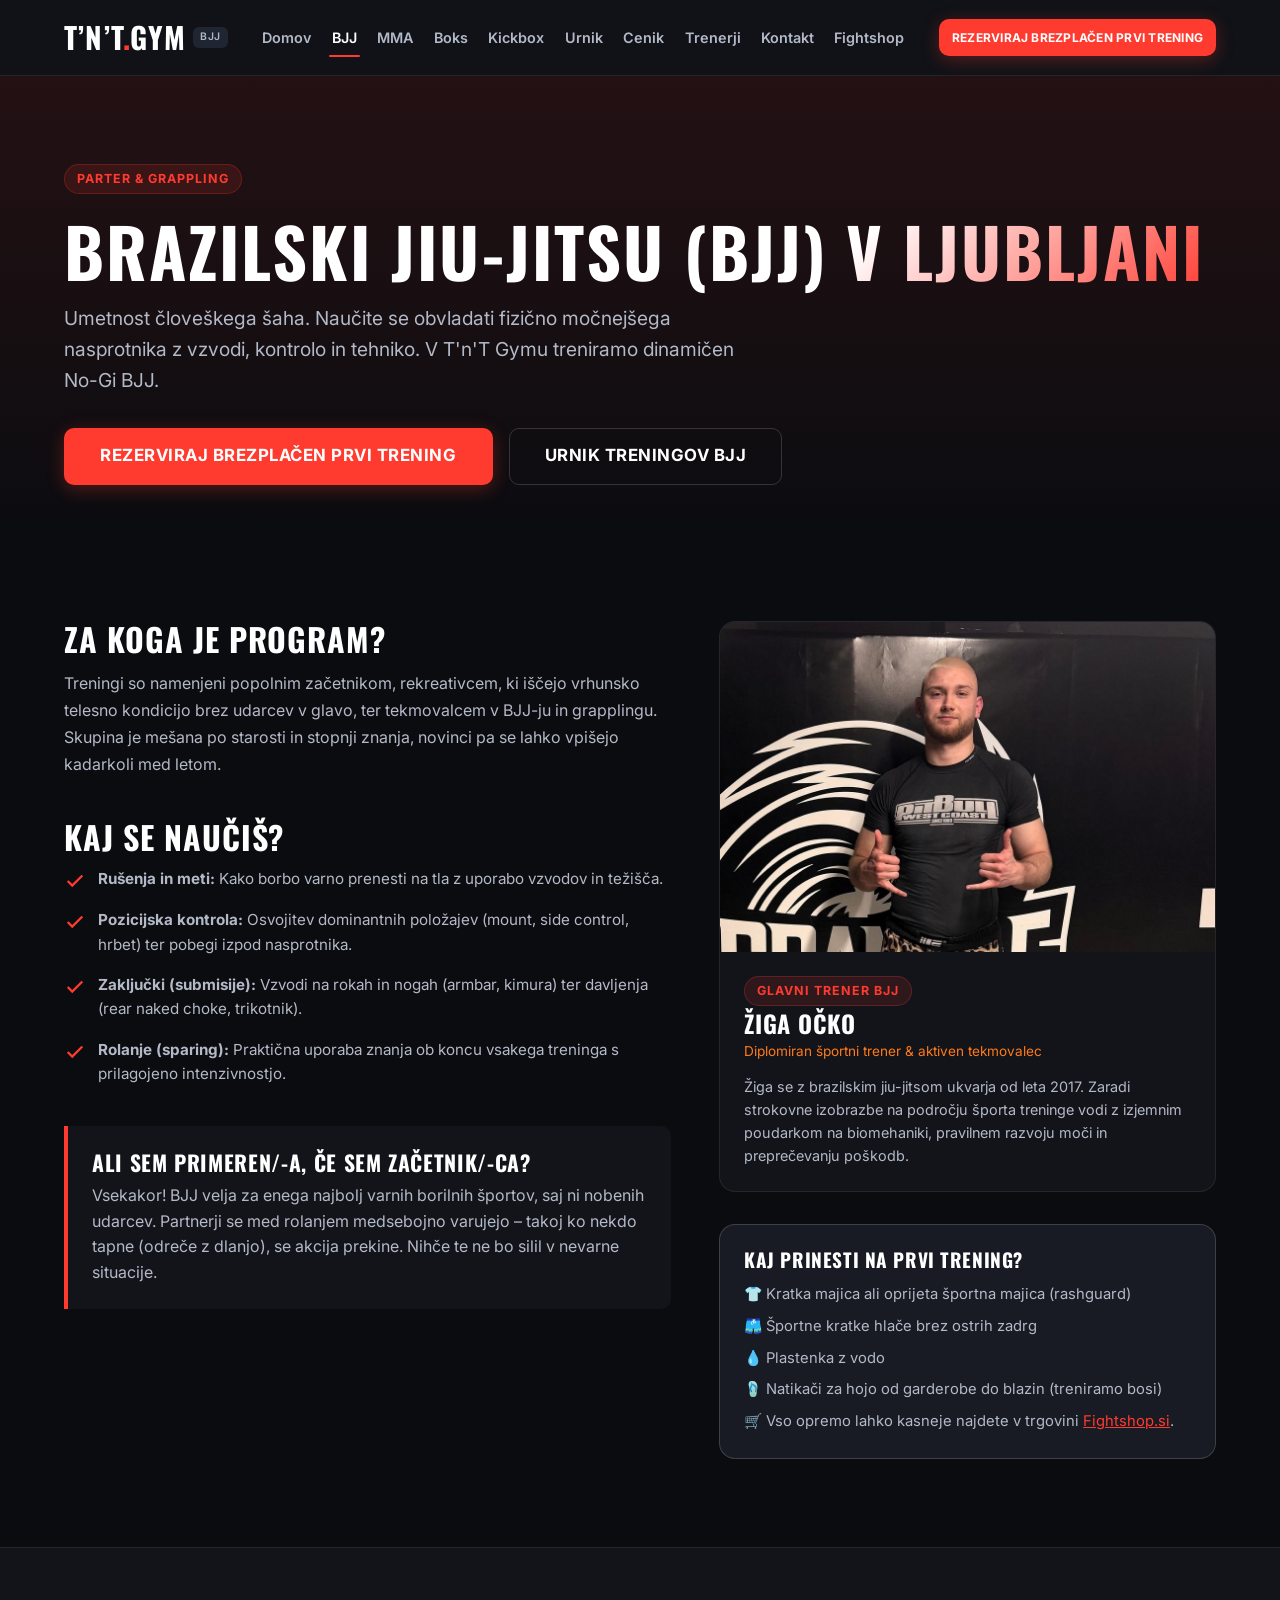
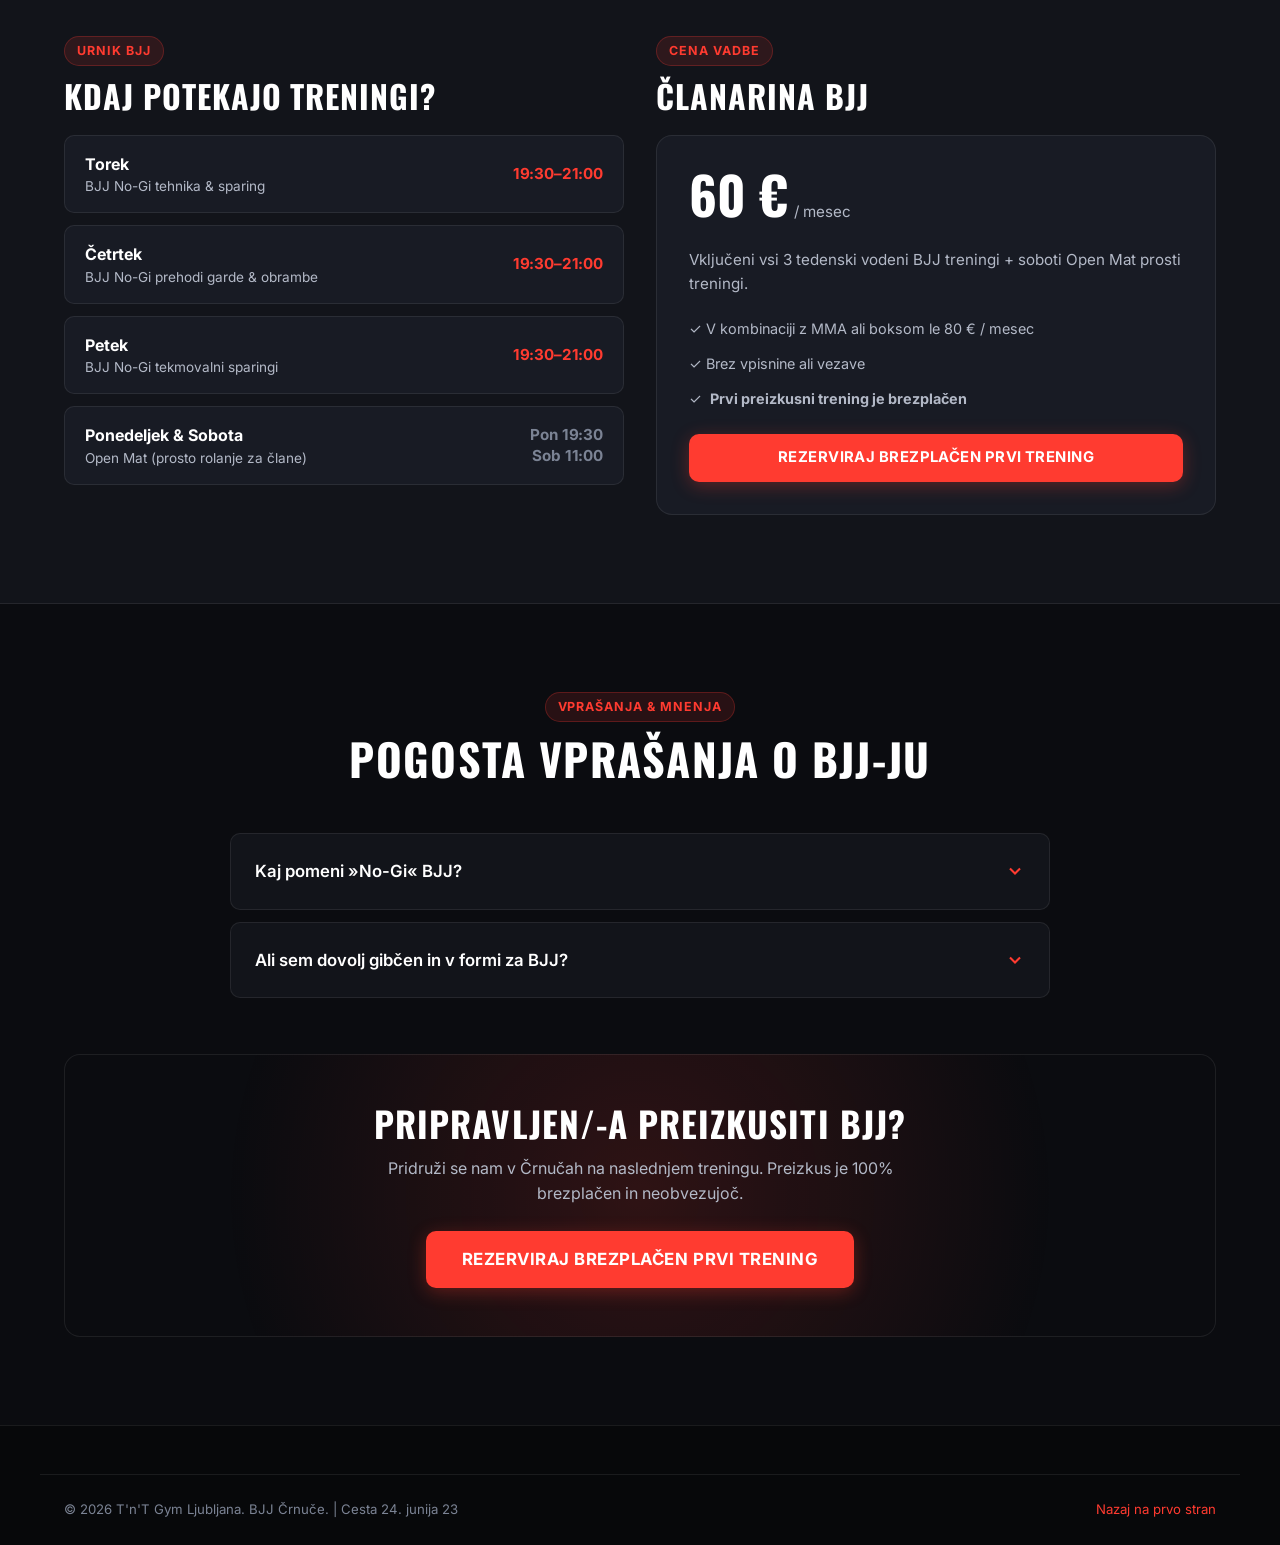
<file: bjj.html>
<!DOCTYPE html>
<html lang="sl">
<head>
  <meta charset="utf-8">
  <meta name="viewport" content="width=device-width, initial-scale=1.0">
  <title>BJJ Ljubljana (Brazilski Jiu-Jitsu) | T'n'T Gym Črnuče</title>
  <meta name="description" content="Treningi brazilskega jiu-jitsa (BJJ) v Ljubljani – Črnuče. No-Gi grappling, kontrola, vzvodi in davljenja. Začetniki in napredni. Prvi trening je brezplačen!">
  <meta name="keywords" content="BJJ Ljubljana, brazilski jiu jitsu Ljubljana, grappling Ljubljana, no-gi Ljubljana, borilne veščine Ljubljana, BJJ Črnuče">
  <link rel="canonical" href="https://www.tnt-gym.si/bjj.html">

  <link rel="preconnect" href="https://fonts.googleapis.com">
  <link rel="preconnect" href="https://fonts.gstatic.com" crossorigin>
  <link href="https://fonts.googleapis.com/css2?family=Inter:wght@400;500;600;700&family=Oswald:wght@500;600;700;800&display=swap" rel="stylesheet">
  <link rel="stylesheet" href="css/style.css">

  <script type="application/ld+json">
  {
    "@context": "https://schema.org",
    "@type": "Course",
    "name": "Brazilski jiu-jitsu (BJJ) v Ljubljani",
    "description": "No-Gi BJJ in grappling treningi za začetnike in tekmovalce pod vodstvom diplomiranega športnega trenerja Žige Očka.",
    "provider": {
      "@type": "SportsActivityLocation",
      "name": "T'n'T Gym Ljubljana",
      "url": "https://www.tnt-gym.si/"
    }
  }
  </script>
</head>
<body data-page-program="BJJ">

  <!-- Sticky Header -->
  <header class="site-header">
    <div class="container header-container">
      <a href="index.html" class="brand-logo">
        <span>T’N’T<span class="logo-accent">.</span>GYM</span>
        <span class="brand-badge">BJJ</span>
      </a>
      <nav class="nav-desktop">
        <a href="index.html" class="nav-link">Domov</a>
        <a href="bjj.html" class="nav-link active">BJJ</a>
        <a href="mma.html" class="nav-link">MMA</a>
        <a href="boks.html" class="nav-link">Boks</a>
        <a href="kickbox.html" class="nav-link">Kickbox</a>
        <a href="urnik.html" class="nav-link">Urnik</a>
        <a href="cenik.html" class="nav-link">Cenik</a>
        <a href="trenerji.html" class="nav-link">Trenerji</a>
        <a href="kontakt.html" class="nav-link">Kontakt</a>
        <a href="https://www.fightshop.si" class="nav-link" target="_blank" rel="noopener noreferrer">Fightshop</a>
      </nav>
      <div style="display: flex; align-items: center; gap: 1rem;">
        <button type="button" class="btn btn-primary btn-sm btn-booking-trigger" data-program="BJJ">
          Rezerviraj brezplačen prvi trening
        </button>
        <button class="menu-toggle" aria-label="Meni"><span></span><span></span><span></span></button>
      </div>
    </div>
  </header>

  <!-- Mobile Drawer -->
  <div class="mobile-nav-backdrop"></div>
  <aside class="mobile-nav-drawer">
    <div>
      <span class="brand-logo">T’N’T<span class="logo-accent">.</span>GYM</span>
      <nav class="mobile-nav-links" style="margin-top: 1.5rem;">
        <a href="index.html" class="mobile-nav-link">Domov</a>
        <a href="bjj.html" class="mobile-nav-link active">BJJ</a>
        <a href="mma.html" class="mobile-nav-link">MMA</a>
        <a href="boks.html" class="mobile-nav-link">Boks</a>
        <a href="kickbox.html" class="mobile-nav-link">Kickbox &amp; Muay Thai</a>
        <a href="urnik.html" class="mobile-nav-link">Urnik</a>
        <a href="cenik.html" class="mobile-nav-link">Cenik</a>
        <a href="trenerji.html" class="mobile-nav-link">Trenerji</a>
        <a href="kontakt.html" class="mobile-nav-link">Kontakt</a>
        <a href="https://www.fightshop.si" class="mobile-nav-link" target="_blank" rel="noopener noreferrer">Fightshop</a>
      </nav>
    </div>
    <div style="margin-top: 2rem;">
      <button type="button" class="btn btn-primary btn-full btn-booking-trigger" data-program="BJJ">
        Rezerviraj brezplačen trening
      </button>
    </div>
  </aside>

  <!-- Hero Section -->
  <section class="program-hero">
    <div class="container">
      <span class="section-tag">Parter &amp; Grappling</span>
      <h1 class="heading-hero" style="margin-top: 0.5rem;">
        BRAZILSKI JIU-JITSU <span class="text-gradient">(BJJ) V LJUBLJANI</span>
      </h1>
      <p class="lead" style="max-width: 700px; margin-top: 1rem;">
        Umetnost človeškega šaha. Naučite se obvladati fizično močnejšega nasprotnika z vzvodi, kontrolo in tehniko. V T'n'T Gymu treniramo dinamičen No-Gi BJJ.
      </p>
      <div style="margin-top: 2rem; display: flex; flex-wrap: wrap; gap: 1rem;">
        <button type="button" class="btn btn-primary btn-lg btn-booking-trigger" data-program="BJJ">
          Rezerviraj brezplačen prvi trening
        </button>
        <a href="#urnik-bjj" class="btn btn-secondary btn-lg">Urnik treningov BJJ</a>
      </div>
    </div>
  </section>

  <!-- Detailed Content Grid -->
  <section class="section">
    <div class="container">
      <div class="program-detail-grid">
        <div>
          <!-- Za koga je program -->
          <div style="margin-bottom: 2.5rem;">
            <h2 style="font-size: 2rem; margin-bottom: 0.75rem;">Za koga je program?</h2>
            <p style="color: var(--text-secondary); line-height: 1.7;">
              Treningi so namenjeni popolnim začetnikom, rekreativcem, ki iščejo vrhunsko telesno kondicijo brez udarcev v glavo, ter tekmovalcem v BJJ-ju in grapplingu. Skupina je mešana po starosti in stopnji znanja, novinci pa se lahko vpišejo kadarkoli med letom.
            </p>
          </div>

          <!-- Kaj se naučiš -->
          <div style="margin-bottom: 2.5rem;">
            <h2 style="font-size: 2rem; margin-bottom: 0.75rem;">Kaj se naučiš?</h2>
            <ul class="program-feature-list">
              <li>
                <svg width="22" height="22" viewBox="0 0 24 24" fill="none" stroke="currentColor" stroke-width="2.5"><polyline points="20 6 9 17 4 12"/></svg>
                <span><strong>Rušenja in meti:</strong> Kako borbo varno prenesti na tla z uporabo vzvodov in težišča.</span>
              </li>
              <li>
                <svg width="22" height="22" viewBox="0 0 24 24" fill="none" stroke="currentColor" stroke-width="2.5"><polyline points="20 6 9 17 4 12"/></svg>
                <span><strong>Pozicijska kontrola:</strong> Osvojitev dominantnih položajev (mount, side control, hrbet) ter pobegi izpod nasprotnika.</span>
              </li>
              <li>
                <svg width="22" height="22" viewBox="0 0 24 24" fill="none" stroke="currentColor" stroke-width="2.5"><polyline points="20 6 9 17 4 12"/></svg>
                <span><strong>Zaključki (submisije):</strong> Vzvodi na rokah in nogah (armbar, kimura) ter davljenja (rear naked choke, trikotnik).</span>
              </li>
              <li>
                <svg width="22" height="22" viewBox="0 0 24 24" fill="none" stroke="currentColor" stroke-width="2.5"><polyline points="20 6 9 17 4 12"/></svg>
                <span><strong>Rolanje (sparing):</strong> Praktična uporaba znanja ob koncu vsakega treninga s prilagojeno intenzivnostjo.</span>
              </li>
            </ul>
          </div>

          <!-- Ali sem primeren/-a kot začetnik -->
          <div style="margin-bottom: 2.5rem; background: var(--bg-surface-1); border-left: 4px solid var(--color-brand); padding: 1.5rem; border-radius: 0 var(--radius-md) var(--radius-md) 0;">
            <h3 style="font-size: 1.35rem; margin-bottom: 0.5rem; color: #ffffff;">Ali sem primeren/-a, če sem začetnik/-ca?</h3>
            <p style="color: var(--text-secondary); line-height: 1.6;">
              Vsekakor! BJJ velja za enega najbolj varnih borilnih športov, saj ni nobenih udarcev. Partnerji se med rolanjem medsebojno varujejo – takoj ko nekdo tapne (odreče z dlanjo), se akcija prekine. Nihče te ne bo silil v nevarne situacije.
            </p>
          </div>
        </div>

        <!-- Coach Card & What to bring -->
        <div>
          <!-- Coach Box -->
          <div style="background: var(--bg-surface-1); border: 1px solid var(--border-subtle); border-radius: var(--radius-lg); overflow: hidden; margin-bottom: 2rem;">
            <img src="assets/images/coach-ziga.jpg" alt="Žiga Očko, trener BJJ" style="width: 100%; aspect-ratio: 3 / 2; object-fit: cover;">
            <div style="padding: 1.5rem;">
              <span class="section-tag" style="margin-bottom: 0.25rem;">Glavni trener BJJ</span>
              <h3 style="font-size: 1.5rem; margin-bottom: 0.25rem;">Žiga Očko</h3>
              <p style="font-size: 0.85rem; color: var(--color-orange); margin-bottom: 0.75rem;">Diplomiran športni trener &amp; aktiven tekmovalec</p>
              <p style="font-size: 0.9rem; color: var(--text-secondary); line-height: 1.6;">
                Žiga se z brazilskim jiu-jitsom ukvarja od leta 2017. Zaradi strokovne izobrazbe na področju športa treninge vodi z izjemnim poudarkom na biomehaniki, pravilnem razvoju moči in preprečevanju poškodb.
              </p>
            </div>
          </div>

          <!-- Kaj prinesti na prvi trening -->
          <div style="background: var(--bg-surface-2); border: 1px solid var(--border-strong); border-radius: var(--radius-lg); padding: 1.5rem;">
            <h4 style="font-size: 1.2rem; margin-bottom: 0.75rem; color: #ffffff;">Kaj prinesti na prvi trening?</h4>
            <ul style="display: flex; flex-direction: column; gap: 0.5rem; font-size: 0.925rem; color: var(--text-secondary);">
              <li>👕 Kratka majica ali oprijeta športna majica (rashguard)</li>
              <li>🩳 Športne kratke hlače brez ostrih zadrg</li>
              <li>💧 Plastenka z vodo</li>
              <li>🩴 Natikači za hojo od garderobe do blazin (treniramo bosi)</li>
              <li>🛒 Vso opremo lahko kasneje najdete v trgovini <a href="https://www.fightshop.si" target="_blank" rel="noopener noreferrer" style="color: var(--color-brand); text-decoration: underline;">Fightshop.si</a>.</li>
            </ul>
          </div>
        </div>
      </div>
    </div>
  </section>

  <!-- Urnik in Cenik za BJJ -->
  <section class="section" id="urnik-bjj" style="background: var(--bg-surface-1); border-top: 1px solid var(--border-subtle); border-bottom: 1px solid var(--border-subtle);">
    <div class="container">
      <div class="grid-2">
        <!-- Urnik BJJ -->
        <div>
          <span class="section-tag">Urnik BJJ</span>
          <h2 style="font-size: 2rem; margin-bottom: 1.25rem;">Kdaj potekajo treningi?</h2>
          <div class="program-schedule-list">
            <div class="program-schedule-card">
              <div class="program-schedule-info">
                <strong>Torek</strong>
                <span style="color: var(--text-secondary);">BJJ No-Gi tehnika &amp; sparing</span>
              </div>
              <span class="program-schedule-time">19:30–21:00</span>
            </div>

            <div class="program-schedule-card">
              <div class="program-schedule-info">
                <strong>Četrtek</strong>
                <span style="color: var(--text-secondary);">BJJ No-Gi prehodi garde &amp; obrambe</span>
              </div>
              <span class="program-schedule-time">19:30–21:00</span>
            </div>

            <div class="program-schedule-card">
              <div class="program-schedule-info">
                <strong>Petek</strong>
                <span style="color: var(--text-secondary);">BJJ No-Gi tekmovalni sparingi</span>
              </div>
              <span class="program-schedule-time">19:30–21:00</span>
            </div>

            <div class="program-schedule-card">
              <div class="program-schedule-info">
                <strong>Ponedeljek &amp; Sobota</strong>
                <span style="color: var(--text-secondary);">Open Mat (prosto rolanje za člane)</span>
              </div>
              <span class="program-schedule-time is-muted program-schedule-time-combined">
                <span>Pon 19:30</span>
                <span>Sob 11:00</span>
              </span>
            </div>
          </div>
        </div>

        <!-- Cena za BJJ -->
        <div>
          <span class="section-tag">Cena vadbe</span>
          <h2 style="font-size: 2rem; margin-bottom: 1.25rem;">Članarina BJJ</h2>
          <div class="pricing-card" style="background: var(--bg-surface-2);">
            <div class="pricing-amount">
              <span class="price">60 €</span>
              <span class="period">/ mesec</span>
            </div>
            <p style="color: var(--text-secondary); margin-bottom: 1.25rem; font-size: 0.95rem;">
              Vključeni vsi 3 tedenski vodeni BJJ treningi + soboti Open Mat prosti treningi.
            </p>
            <ul class="pricing-features" style="margin-bottom: 1.5rem;">
              <li>✓ V kombinaciji z MMA ali boksom le 80 € / mesec</li>
              <li>✓ Brez vpisnine ali vezave</li>
              <li>✓ <strong>Prvi preizkusni trening je brezplačen</strong></li>
            </ul>
            <button type="button" class="btn btn-primary btn-full btn-booking-trigger" data-program="BJJ">
              Rezerviraj brezplačen prvi trening
            </button>
          </div>
        </div>
      </div>
    </div>
  </section>

  <!-- BJJ Testimonial & FAQ -->
  <section class="section">
    <div class="container">
      <div class="section-header">
        <span class="section-tag">Vprašanja &amp; Mnenja</span>
        <h2 class="heading-section">Pogosta vprašanja o BJJ-ju</h2>
      </div>

      <div class="faq-list">
        <div class="faq-item">
          <button class="faq-question">
            <span>Kaj pomeni »No-Gi« BJJ?</span>
            <svg class="faq-icon" viewBox="0 0 24 24" fill="none" stroke="currentColor" stroke-width="2.5"><polyline points="6 9 12 15 18 9"/></svg>
          </button>
          <div class="faq-answer">
            No-Gi pomeni borbo brez tradicionalnega kimona (gi). Treniramo v običajnih športnih oblačilih ali oprijeti rashguard majici. Borba je hitrejša, dinamičnejša in neposredno uporabna tudi za MMA ter samoobrambo.
          </div>
        </div>

        <div class="faq-item">
          <button class="faq-question">
            <span>Ali sem dovolj gibčen in v formi za BJJ?</span>
            <svg class="faq-icon" viewBox="0 0 24 24" fill="none" stroke="currentColor" stroke-width="2.5"><polyline points="6 9 12 15 18 9"/></svg>
          </button>
          <div class="faq-answer">
            Ni se vam treba spraviti v formo pred prihodom v klub. Formo in gibčnost boste zgradili ravno na treningih z redno vadbo in specifičnim ogrevanjem.
          </div>
        </div>
      </div>

      <div style="margin-top: 3.5rem; text-align: center; background: radial-gradient(circle, rgba(255,59,48,0.15) 0%, transparent 70%); padding: 3rem 1rem; border-radius: var(--radius-lg); border: 1px solid var(--border-subtle);">
        <h2 style="font-size: 2.2rem; margin-bottom: 0.75rem;">Pripravljen/-a preizkusiti BJJ?</h2>
        <p style="color: var(--text-secondary); max-width: 550px; margin: 0 auto 1.5rem auto;">
          Pridruži se nam v Črnučah na naslednjem treningu. Preizkus je 100% brezplačen in neobvezujoč.
        </p>
        <button type="button" class="btn btn-primary btn-lg btn-booking-trigger" data-program="BJJ">
          Rezerviraj brezplačen prvi trening
        </button>
      </div>
    </div>
  </section>

  <!-- Footer -->
  <footer class="site-footer">
    <div class="container footer-bottom">
      <div>&copy; 2026 T'n'T Gym Ljubljana. BJJ Črnuče. | Cesta 24. junija 23</div>
      <div><a href="index.html" style="color: var(--color-brand);">Nazaj na prvo stran</a></div>
    </div>
  </footer>

  <!-- =========================================================================
       REUSABLE BOOKING MODAL (FORMSPREE INTEGRATION)
       ========================================================================= -->
  <div class="modal-overlay" id="bookingModal" role="dialog" aria-modal="true" aria-labelledby="modalTitle" aria-hidden="true">
    <div class="modal-dialog" tabindex="-1">
      <button type="button" class="modal-close-btn" data-close-modal aria-label="Zapri obrazec">✕</button>

      <form
        id="bookingForm"
        action="https://formspree.io/f/xdealjvo"
        method="POST"
        novalidate
      >
        <span class="section-tag" style="margin-bottom: 0.5rem;">Brezplačen preizkus</span>
        <h2 id="modalTitle" style="font-size: 1.85rem; margin-bottom: 0.5rem;">Rezerviraj brezplačen prvi trening</h2>
        <p style="font-size: 0.9rem; color: var(--text-secondary); margin-bottom: 1.25rem;">
          Izpolni spodnja polja. Po oddaji te kontaktiramo za potrditev termina in kratek nasvet glede opreme.
        </p>

        <input
          type="text"
          name="_gotcha"
          tabindex="-1"
          autocomplete="off"
          aria-hidden="true"
          class="honeypot"
        >

        <div id="bookingErrorBanner" class="form-error-banner" role="alert" aria-live="polite" hidden></div>

        <div class="form-group">
          <label for="booking-ime" class="form-label">Ime in priimek *</label>
          <input
            type="text"
            id="booking-ime"
            name="ime_in_priimek"
            class="form-control"
            placeholder="npr. Luka Kovač"
            autocomplete="name"
            required
          >
        </div>

        <div class="form-row">
          <div class="form-group">
            <label for="booking-telefon" class="form-label">Telefon *</label>
            <input
              type="tel"
              id="booking-telefon"
              name="telefon"
              class="form-control"
              placeholder="041 123 456"
              autocomplete="tel"
              required
            >
          </div>
          <div class="form-group">
            <label for="booking-email" class="form-label">E-pošta *</label>
            <input
              type="email"
              id="booking-email"
              name="email"
              class="form-control"
              placeholder="Vpišite svoj e-poštni naslov"
              autocomplete="email"
              required
            >
          </div>
        </div>

        <div class="form-row">
          <div class="form-group">
            <label for="booking-program" class="form-label">Izberi program *</label>
            <select
              id="booking-program"
              name="program"
              class="form-control"
              required
            >
              <option value="" disabled selected>Izberi program ...</option>
              <option value="BJJ">BJJ</option>
              <option value="MMA">MMA</option>
              <option value="Boks">Boks</option>
              <option value="Kickbox &amp; Muay Thai">Kickbox &amp; Muay Thai</option>
              <option value="Otroški boks">Otroški boks</option>
              <option value="Nisem prepričan/-a">Nisem prepričan/-a</option>
            </select>
          </div>
          <div class="form-group">
            <label for="booking-izkusnje" class="form-label">Stopnja izkušenj *</label>
            <select
              id="booking-izkusnje"
              name="stopnja_izkusenj"
              class="form-control"
              required
            >
              <option value="" disabled selected>Izberi stopnjo izkušenj ...</option>
              <option value="Popolni začetnik/-ca">Popolni začetnik/-ca</option>
              <option value="Nekaj izkušenj">Nekaj izkušenj</option>
              <option value="Napredni/-a">Napredni/-a</option>
            </select>
          </div>
        </div>

        <div class="form-group">
          <label for="booking-termin" class="form-label">Želeni dan ali termin</label>
          <input
            type="text"
            id="booking-termin"
            name="zeleni_termin"
            class="form-control"
            placeholder="npr. Torek ob 19:30 ali čim prej"
          >
        </div>

        <div class="form-group">
          <label for="booking-sporocilo" class="form-label">Sporočilo</label>
          <textarea
            id="booking-sporocilo"
            name="sporocilo"
            class="form-control"
            rows="2"
            placeholder="Morebitno vprašanje za trenerja..."
          ></textarea>
        </div>

        <div class="form-group form-checkbox-group">
          <input
            type="checkbox"
            id="booking-gdpr"
            name="privacy_consent"
            value="da"
            class="form-checkbox"
            required
          >
          <label for="booking-gdpr" class="form-checkbox-label">
            Strinjam se, da T’n’T Gym moje podatke uporabi izključno za odgovor na moje povpraševanje.
          </label>
        </div>

        <button type="submit" id="bookingSubmitBtn" class="btn btn-primary btn-full btn-lg" style="margin-top: 0.5rem;">
          Potrdi rezervacijo
        </button>
        <p style="text-align: center; font-size: 0.75rem; color: var(--text-muted); margin-top: 0.75rem;">
          Brez obveznosti. Prvi trening je 100% brezplačen.
        </p>
      </form>

      <div id="bookingSuccessState" class="success-state" role="status" aria-live="polite" hidden>
        <div class="success-icon">
          <svg width="40" height="40" viewBox="0 0 24 24" fill="none" stroke="currentColor" stroke-width="3"><polyline points="20 6 9 17 4 12"/></svg>
        </div>
        <p style="color: #ffffff; font-size: 1.05rem; font-weight: 600; line-height: 1.6; margin-bottom: 1.5rem;">
          Hvala! Tvojo prijavo smo prejeli. Kontaktirali te bomo čim prej za potrditev brezplačnega treninga.
        </p>
        <button type="button" class="btn btn-secondary btn-full" data-close-modal>
          Zapri
        </button>
      </div>
    </div>
  </div>

  <script src="js/schedule-data.js"></script>
  <script src="js/main.js"></script>
</body>
</html>
</file>
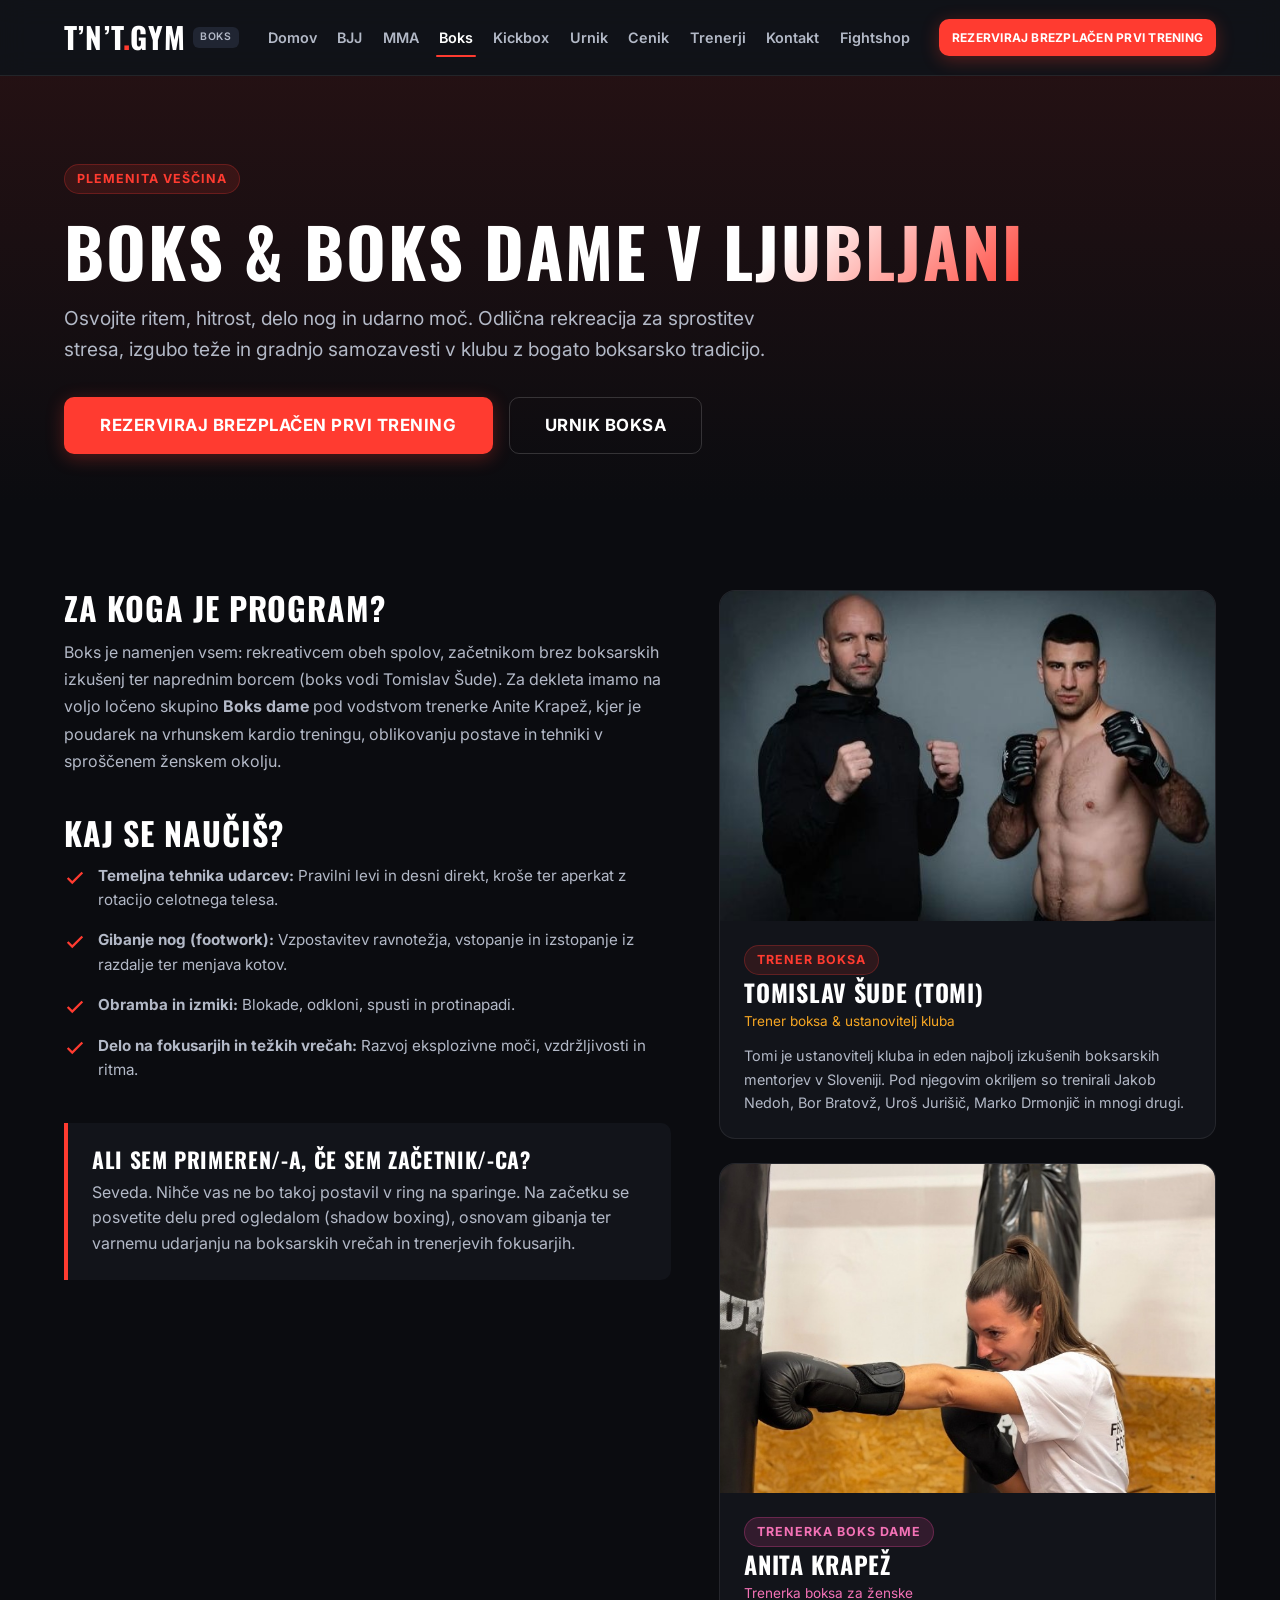
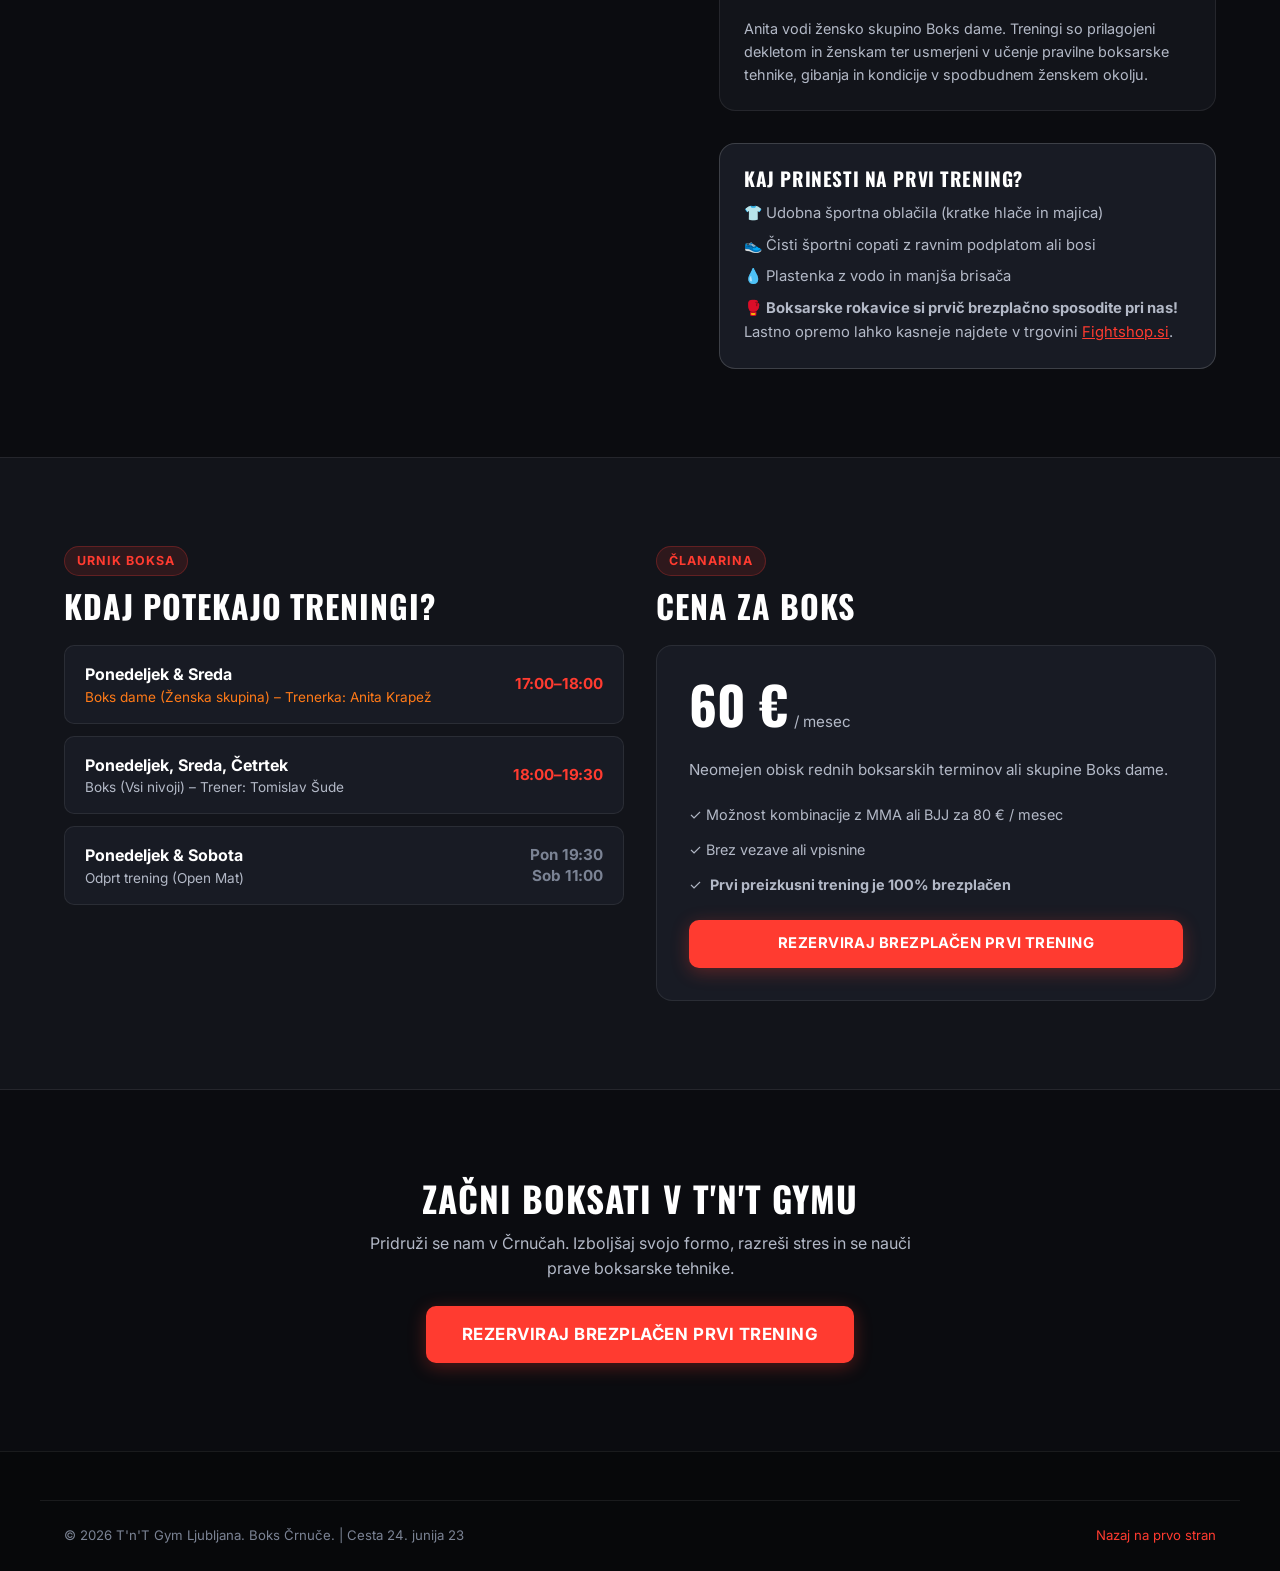
<file: boks.html>
<!DOCTYPE html>
<html lang="sl">
<head>
  <meta charset="utf-8">
  <meta name="viewport" content="width=device-width, initial-scale=1.0">
  <title>Boks Ljubljana & Boks Dame | T'n'T Gym Črnuče</title>
  <meta name="description" content="Treningi boksa in ženskega boksa v Ljubljani (Črnuče). Boks vodi Tomislav Šude, Boks dame Anita Krapež. Plemenita veščina, delo nog in kondicija. Brezplačen prvi trening!">
  <meta name="keywords" content="boks Ljubljana, boks dame Ljubljana, boks Črnuče, trening boksa Ljubljana, rekreativni boks Ljubljana">
  <link rel="canonical" href="https://www.tnt-gym.si/boks.html">

  <link rel="preconnect" href="https://fonts.googleapis.com">
  <link rel="preconnect" href="https://fonts.gstatic.com" crossorigin>
  <link href="https://fonts.googleapis.com/css2?family=Inter:wght@400;500;600;700&family=Oswald:wght@500;600;700;800&display=swap" rel="stylesheet">
  <link rel="stylesheet" href="css/style.css">

  <script type="application/ld+json">
  {
    "@context": "https://schema.org",
    "@type": "Course",
    "name": "Boks in Boks dame v Ljubljani",
    "description": "Treningi klasičnega boksa (trener Tomislav Šude) ter ženskega boksa Boks dame (trenerka Anita Krapež) v T'n'T Gym Ljubljana.",
    "provider": {
      "@type": "SportsActivityLocation",
      "name": "T'n'T Gym Ljubljana",
      "url": "https://www.tnt-gym.si/"
    }
  }
  </script>
</head>
<body data-page-program="Boks">

  <!-- Sticky Header -->
  <header class="site-header">
    <div class="container header-container">
      <a href="index.html" class="brand-logo">
        <span>T’N’T<span class="logo-accent">.</span>GYM</span>
        <span class="brand-badge">BOKS</span>
      </a>
      <nav class="nav-desktop">
        <a href="index.html" class="nav-link">Domov</a>
        <a href="bjj.html" class="nav-link">BJJ</a>
        <a href="mma.html" class="nav-link">MMA</a>
        <a href="boks.html" class="nav-link active">Boks</a>
        <a href="kickbox.html" class="nav-link">Kickbox</a>
        <a href="urnik.html" class="nav-link">Urnik</a>
        <a href="cenik.html" class="nav-link">Cenik</a>
        <a href="trenerji.html" class="nav-link">Trenerji</a>
        <a href="kontakt.html" class="nav-link">Kontakt</a>
        <a href="https://www.fightshop.si" class="nav-link" target="_blank" rel="noopener noreferrer">Fightshop</a>
      </nav>
      <div style="display: flex; align-items: center; gap: 1rem;">
        <button type="button" class="btn btn-primary btn-sm btn-booking-trigger" data-program="Boks">
          Rezerviraj brezplačen prvi trening
        </button>
        <button class="menu-toggle" aria-label="Meni"><span></span><span></span><span></span></button>
      </div>
    </div>
  </header>

  <!-- Mobile Drawer -->
  <div class="mobile-nav-backdrop"></div>
  <aside class="mobile-nav-drawer">
    <div>
      <span class="brand-logo">T’N’T<span class="logo-accent">.</span>GYM</span>
      <nav class="mobile-nav-links" style="margin-top: 1.5rem;">
        <a href="index.html" class="mobile-nav-link">Domov</a>
        <a href="bjj.html" class="mobile-nav-link">BJJ</a>
        <a href="mma.html" class="mobile-nav-link">MMA</a>
        <a href="boks.html" class="mobile-nav-link active">Boks</a>
        <a href="kickbox.html" class="mobile-nav-link">Kickbox &amp; Muay Thai</a>
        <a href="urnik.html" class="mobile-nav-link">Urnik</a>
        <a href="cenik.html" class="mobile-nav-link">Cenik</a>
        <a href="trenerji.html" class="mobile-nav-link">Trenerji</a>
        <a href="kontakt.html" class="mobile-nav-link">Kontakt</a>
        <a href="https://www.fightshop.si" class="mobile-nav-link" target="_blank" rel="noopener noreferrer">Fightshop</a>
      </nav>
    </div>
    <div style="margin-top: 2rem;">
      <button type="button" class="btn btn-primary btn-full btn-booking-trigger" data-program="Boks">
        Rezerviraj brezplačen trening
      </button>
    </div>
  </aside>

  <!-- Hero Section -->
  <section class="program-hero">
    <div class="container">
      <span class="section-tag">Plemenita veščina</span>
      <h1 class="heading-hero" style="margin-top: 0.5rem;">
        BOKS &amp; BOKS DAME <span class="text-gradient">V LJUBLJANI</span>
      </h1>
      <p class="lead" style="max-width: 720px; margin-top: 1rem;">
        Osvojite ritem, hitrost, delo nog in udarno moč. Odlična rekreacija za sprostitev stresa, izgubo teže in gradnjo samozavesti v klubu z bogato boksarsko tradicijo.
      </p>
      <div style="margin-top: 2rem; display: flex; flex-wrap: wrap; gap: 1rem;">
        <button type="button" class="btn btn-primary btn-lg btn-booking-trigger" data-program="Boks">
          Rezerviraj brezplačen prvi trening
        </button>
        <a href="#urnik-boks" class="btn btn-secondary btn-lg">Urnik boksa</a>
      </div>
    </div>
  </section>

  <!-- Detailed Content Grid -->
  <section class="section">
    <div class="container">
      <div class="program-detail-grid">
        <div>
          <!-- Za koga je program -->
          <div style="margin-bottom: 2.5rem;">
            <h2 style="font-size: 2rem; margin-bottom: 0.75rem;">Za koga je program?</h2>
            <p style="color: var(--text-secondary); line-height: 1.7;">
              Boks je namenjen vsem: rekreativcem obeh spolov, začetnikom brez boksarskih izkušenj ter naprednim borcem (boks vodi Tomislav Šude). Za dekleta imamo na voljo ločeno skupino <strong>Boks dame</strong> pod vodstvom trenerke Anite Krapež, kjer je poudarek na vrhunskem kardio treningu, oblikovanju postave in tehniki v sproščenem ženskem okolju.
            </p>
          </div>

          <!-- Kaj se naučiš -->
          <div style="margin-bottom: 2.5rem;">
            <h2 style="font-size: 2rem; margin-bottom: 0.75rem;">Kaj se naučiš?</h2>
            <ul class="program-feature-list">
              <li>
                <svg width="22" height="22" viewBox="0 0 24 24" fill="none" stroke="currentColor" stroke-width="2.5"><polyline points="20 6 9 17 4 12"/></svg>
                <span><strong>Temeljna tehnika udarcev:</strong> Pravilni levi in desni direkt, kroše ter aperkat z rotacijo celotnega telesa.</span>
              </li>
              <li>
                <svg width="22" height="22" viewBox="0 0 24 24" fill="none" stroke="currentColor" stroke-width="2.5"><polyline points="20 6 9 17 4 12"/></svg>
                <span><strong>Gibanje nog (footwork):</strong> Vzpostavitev ravnotežja, vstopanje in izstopanje iz razdalje ter menjava kotov.</span>
              </li>
              <li>
                <svg width="22" height="22" viewBox="0 0 24 24" fill="none" stroke="currentColor" stroke-width="2.5"><polyline points="20 6 9 17 4 12"/></svg>
                <span><strong>Obramba in izmiki:</strong> Blokade, odkloni, spusti in protinapadi.</span>
              </li>
              <li>
                <svg width="22" height="22" viewBox="0 0 24 24" fill="none" stroke="currentColor" stroke-width="2.5"><polyline points="20 6 9 17 4 12"/></svg>
                <span><strong>Delo na fokusarjih in težkih vrečah:</strong> Razvoj eksplozivne moči, vzdržljivosti in ritma.</span>
              </li>
            </ul>
          </div>

          <!-- Ali sem primeren/-a kot začetnik -->
          <div style="margin-bottom: 2.5rem; background: var(--bg-surface-1); border-left: 4px solid var(--color-brand); padding: 1.5rem; border-radius: 0 var(--radius-md) var(--radius-md) 0;">
            <h3 style="font-size: 1.35rem; margin-bottom: 0.5rem; color: #ffffff;">Ali sem primeren/-a, če sem začetnik/-ca?</h3>
            <p style="color: var(--text-secondary); line-height: 1.6;">
              Seveda. Nihče vas ne bo takoj postavil v ring na sparinge. Na začetku se posvetite delu pred ogledalom (shadow boxing), osnovam gibanja ter varnemu udarjanju na boksarskih vrečah in trenerjevih fokusarjih.
            </p>
          </div>
        </div>

        <!-- Coach Box & What to Bring -->
        <div>
          <!-- Coach Box Tomi Šude -->
          <div style="background: var(--bg-surface-1); border: 1px solid var(--border-subtle); border-radius: var(--radius-lg); overflow: hidden; margin-bottom: 1.5rem;">
            <img src="assets/images/coach-tomi.jpg" alt="Tomislav Šude, trener boksa" style="width: 100%; aspect-ratio: 3 / 2; object-fit: cover;">
            <div style="padding: 1.5rem;">
              <span class="section-tag" style="margin-bottom: 0.25rem;">Trener boksa</span>
              <h3 style="font-size: 1.5rem; margin-bottom: 0.25rem;">Tomislav Šude (Tomi)</h3>
              <p style="font-size: 0.85rem; color: var(--color-gold); margin-bottom: 0.75rem;">Trener boksa &amp; ustanovitelj kluba</p>
              <p style="font-size: 0.9rem; color: var(--text-secondary); line-height: 1.6;">
                Tomi je ustanovitelj kluba in eden najbolj izkušenih boksarskih mentorjev v Sloveniji. Pod njegovim okriljem so trenirali Jakob Nedoh, Bor Bratovž, Uroš Jurišič, Marko Drmonjič in mnogi drugi.
              </p>
            </div>
          </div>

          <!-- Coach Box Anita Krapež -->
          <div style="background: var(--bg-surface-1); border: 1px solid var(--border-subtle); border-radius: var(--radius-lg); overflow: hidden; margin-bottom: 2rem;">
            <img src="assets/images/anita-krapez-trening.jpg" alt="Anita Krapež, trenerka boksa za ženske" style="width: 100%; aspect-ratio: 3 / 2; object-fit: cover; object-position: center 30%;">
            <div style="padding: 1.5rem;">
              <span class="section-tag" style="background: rgba(236,72,153,0.15); color: #f472b6; border-color: rgba(236,72,153,0.3); margin-bottom: 0.25rem;">Trenerka Boks dame</span>
              <h3 style="font-size: 1.5rem; margin-bottom: 0.25rem;">Anita Krapež</h3>
              <p style="font-size: 0.85rem; color: #f472b6; margin-bottom: 0.75rem;">Trenerka boksa za ženske</p>
              <p style="font-size: 0.9rem; color: var(--text-secondary); line-height: 1.6;">
                Anita vodi žensko skupino Boks dame. Treningi so prilagojeni dekletom in ženskam ter usmerjeni v učenje pravilne boksarske tehnike, gibanja in kondicije v spodbudnem ženskem okolju.
              </p>
            </div>
          </div>

          <!-- Kaj prinesti -->
          <div style="background: var(--bg-surface-2); border: 1px solid var(--border-strong); border-radius: var(--radius-lg); padding: 1.5rem;">
            <h4 style="font-size: 1.2rem; margin-bottom: 0.75rem; color: #ffffff;">Kaj prinesti na prvi trening?</h4>
            <ul style="display: flex; flex-direction: column; gap: 0.5rem; font-size: 0.925rem; color: var(--text-secondary);">
              <li>👕 Udobna športna oblačila (kratke hlače in majica)</li>
              <li>👟 Čisti športni copati z ravnim podplatom ali bosi</li>
              <li>💧 Plastenka z vodo in manjša brisača</li>
              <li>🥊 <strong>Boksarske rokavice si prvič brezplačno sposodite pri nas!</strong> Lastno opremo lahko kasneje najdete v trgovini <a href="https://www.fightshop.si" target="_blank" rel="noopener noreferrer" style="color: var(--color-brand); text-decoration: underline;">Fightshop.si</a>.</li>
            </ul>
          </div>
        </div>
      </div>
    </div>
  </section>

  <!-- Urnik in Cenik za Boks -->
  <section class="section" id="urnik-boks" style="background: var(--bg-surface-1); border-top: 1px solid var(--border-subtle); border-bottom: 1px solid var(--border-subtle);">
    <div class="container">
      <div class="grid-2">
        <!-- Urnik -->
        <div>
          <span class="section-tag">Urnik boksa</span>
          <h2 style="font-size: 2rem; margin-bottom: 1.25rem;">Kdaj potekajo treningi?</h2>
          <div class="program-schedule-list">
            <div class="program-schedule-card">
              <div class="program-schedule-info">
                <strong>Ponedeljek &amp; Sreda</strong>
                <span style="color: var(--color-orange);">Boks dame (Ženska skupina) – Trenerka: Anita Krapež</span>
              </div>
              <span class="program-schedule-time">17:00–18:00</span>
            </div>

            <div class="program-schedule-card">
              <div class="program-schedule-info">
                <strong>Ponedeljek, Sreda, Četrtek</strong>
                <span style="color: var(--text-secondary);">Boks (Vsi nivoji) – Trener: Tomislav Šude</span>
              </div>
              <span class="program-schedule-time">18:00–19:30</span>
            </div>

            <div class="program-schedule-card">
              <div class="program-schedule-info">
                <strong>Ponedeljek &amp; Sobota</strong>
                <span style="color: var(--text-secondary);">Odprt trening (Open Mat)</span>
              </div>
              <span class="program-schedule-time is-muted program-schedule-time-combined">
                <span>Pon 19:30</span>
                <span>Sob 11:00</span>
              </span>
            </div>
          </div>
        </div>

        <!-- Cenik -->
        <div>
          <span class="section-tag">Članarina</span>
          <h2 style="font-size: 2rem; margin-bottom: 1.25rem;">Cena za Boks</h2>
          <div class="pricing-card" style="background: var(--bg-surface-2);">
            <div class="pricing-amount">
              <span class="price">60 €</span>
              <span class="period">/ mesec</span>
            </div>
            <p style="color: var(--text-secondary); margin-bottom: 1.25rem; font-size: 0.95rem;">
              Neomejen obisk rednih boksarskih terminov ali skupine Boks dame.
            </p>
            <ul class="pricing-features" style="margin-bottom: 1.5rem;">
              <li>✓ Možnost kombinacije z MMA ali BJJ za 80 € / mesec</li>
              <li>✓ Brez vezave ali vpisnine</li>
              <li>✓ <strong>Prvi preizkusni trening je 100% brezplačen</strong></li>
            </ul>
            <button type="button" class="btn btn-primary btn-full btn-booking-trigger" data-program="Boks">
              Rezerviraj brezplačen prvi trening
            </button>
          </div>
        </div>
      </div>
    </div>
  </section>

  <!-- CTA Banner -->
  <section class="section">
    <div class="container" style="text-align: center;">
      <h2 style="font-size: 2.2rem; margin-bottom: 0.75rem;">Začni boksati v T'n'T Gymu</h2>
      <p style="color: var(--text-secondary); max-width: 580px; margin: 0 auto 1.5rem auto;">
        Pridruži se nam v Črnučah. Izboljšaj svojo formo, razreši stres in se nauči prave boksarske tehnike.
      </p>
      <button type="button" class="btn btn-primary btn-lg btn-booking-trigger" data-program="Boks">
        Rezerviraj brezplačen prvi trening
      </button>
    </div>
  </section>

  <!-- Footer -->
  <footer class="site-footer">
    <div class="container footer-bottom">
      <div>&copy; 2026 T'n'T Gym Ljubljana. Boks Črnuče. | Cesta 24. junija 23</div>
      <div><a href="index.html" style="color: var(--color-brand);">Nazaj na prvo stran</a></div>
    </div>
  </footer>

  <!-- =========================================================================
       REUSABLE BOOKING MODAL (FORMSPREE INTEGRATION)
       ========================================================================= -->
  <div class="modal-overlay" id="bookingModal" role="dialog" aria-modal="true" aria-labelledby="modalTitle" aria-hidden="true">
    <div class="modal-dialog" tabindex="-1">
      <button type="button" class="modal-close-btn" data-close-modal aria-label="Zapri obrazec">✕</button>

      <form
        id="bookingForm"
        action="https://formspree.io/f/xdealjvo"
        method="POST"
        novalidate
      >
        <span class="section-tag" style="margin-bottom: 0.5rem;">Brezplačen preizkus</span>
        <h2 id="modalTitle" style="font-size: 1.85rem; margin-bottom: 0.5rem;">Rezerviraj brezplačen prvi trening</h2>
        <p style="font-size: 0.9rem; color: var(--text-secondary); margin-bottom: 1.25rem;">
          Izpolni spodnja polja. Po oddaji te kontaktiramo za potrditev termina in kratek nasvet glede opreme.
        </p>

        <input
          type="text"
          name="_gotcha"
          tabindex="-1"
          autocomplete="off"
          aria-hidden="true"
          class="honeypot"
        >

        <div id="bookingErrorBanner" class="form-error-banner" role="alert" aria-live="polite" hidden></div>

        <div class="form-group">
          <label for="booking-ime" class="form-label">Ime in priimek *</label>
          <input
            type="text"
            id="booking-ime"
            name="ime_in_priimek"
            class="form-control"
            placeholder="npr. Luka Kovač"
            autocomplete="name"
            required
          >
        </div>

        <div class="form-row">
          <div class="form-group">
            <label for="booking-telefon" class="form-label">Telefon *</label>
            <input
              type="tel"
              id="booking-telefon"
              name="telefon"
              class="form-control"
              placeholder="041 123 456"
              autocomplete="tel"
              required
            >
          </div>
          <div class="form-group">
            <label for="booking-email" class="form-label">E-pošta *</label>
            <input
              type="email"
              id="booking-email"
              name="email"
              class="form-control"
              placeholder="Vpišite svoj e-poštni naslov"
              autocomplete="email"
              required
            >
          </div>
        </div>

        <div class="form-row">
          <div class="form-group">
            <label for="booking-program" class="form-label">Izberi program *</label>
            <select
              id="booking-program"
              name="program"
              class="form-control"
              required
            >
              <option value="" disabled selected>Izberi program ...</option>
              <option value="BJJ">BJJ</option>
              <option value="MMA">MMA</option>
              <option value="Boks">Boks</option>
              <option value="Kickbox &amp; Muay Thai">Kickbox &amp; Muay Thai</option>
              <option value="Otroški boks">Otroški boks</option>
              <option value="Nisem prepričan/-a">Nisem prepričan/-a</option>
            </select>
          </div>
          <div class="form-group">
            <label for="booking-izkusnje" class="form-label">Stopnja izkušenj *</label>
            <select
              id="booking-izkusnje"
              name="stopnja_izkusenj"
              class="form-control"
              required
            >
              <option value="" disabled selected>Izberi stopnjo izkušenj ...</option>
              <option value="Popolni začetnik/-ca">Popolni začetnik/-ca</option>
              <option value="Nekaj izkušenj">Nekaj izkušenj</option>
              <option value="Napredni/-a">Napredni/-a</option>
            </select>
          </div>
        </div>

        <div class="form-group">
          <label for="booking-termin" class="form-label">Želeni dan ali termin</label>
          <input
            type="text"
            id="booking-termin"
            name="zeleni_termin"
            class="form-control"
            placeholder="npr. Ponedeljek ob 18:00 ali čim prej"
          >
        </div>

        <div class="form-group">
          <label for="booking-sporocilo" class="form-label">Sporočilo</label>
          <textarea
            id="booking-sporocilo"
            name="sporocilo"
            class="form-control"
            rows="2"
            placeholder="Morebitno vprašanje za trenerja..."
          ></textarea>
        </div>

        <div class="form-group form-checkbox-group">
          <input
            type="checkbox"
            id="booking-gdpr"
            name="privacy_consent"
            value="da"
            class="form-checkbox"
            required
          >
          <label for="booking-gdpr" class="form-checkbox-label">
            Strinjam se, da T’n’T Gym moje podatke uporabi izključno za odgovor na moje povpraševanje.
          </label>
        </div>

        <button type="submit" id="bookingSubmitBtn" class="btn btn-primary btn-full btn-lg" style="margin-top: 0.5rem;">
          Potrdi rezervacijo
        </button>
        <p style="text-align: center; font-size: 0.75rem; color: var(--text-muted); margin-top: 0.75rem;">
          Brez obveznosti. Prvi trening je 100% brezplačen.
        </p>
      </form>

      <div id="bookingSuccessState" class="success-state" role="status" aria-live="polite" hidden>
        <div class="success-icon">
          <svg width="40" height="40" viewBox="0 0 24 24" fill="none" stroke="currentColor" stroke-width="3"><polyline points="20 6 9 17 4 12"/></svg>
        </div>
        <p style="color: #ffffff; font-size: 1.05rem; font-weight: 600; line-height: 1.6; margin-bottom: 1.5rem;">
          Hvala! Tvojo prijavo smo prejeli. Kontaktirali te bomo čim prej za potrditev brezplačnega treninga.
        </p>
        <button type="button" class="btn btn-secondary btn-full" data-close-modal>
          Zapri
        </button>
      </div>
    </div>
  </div>

  <script src="js/schedule-data.js"></script>
  <script src="js/main.js"></script>
</body>
</html>
</file>
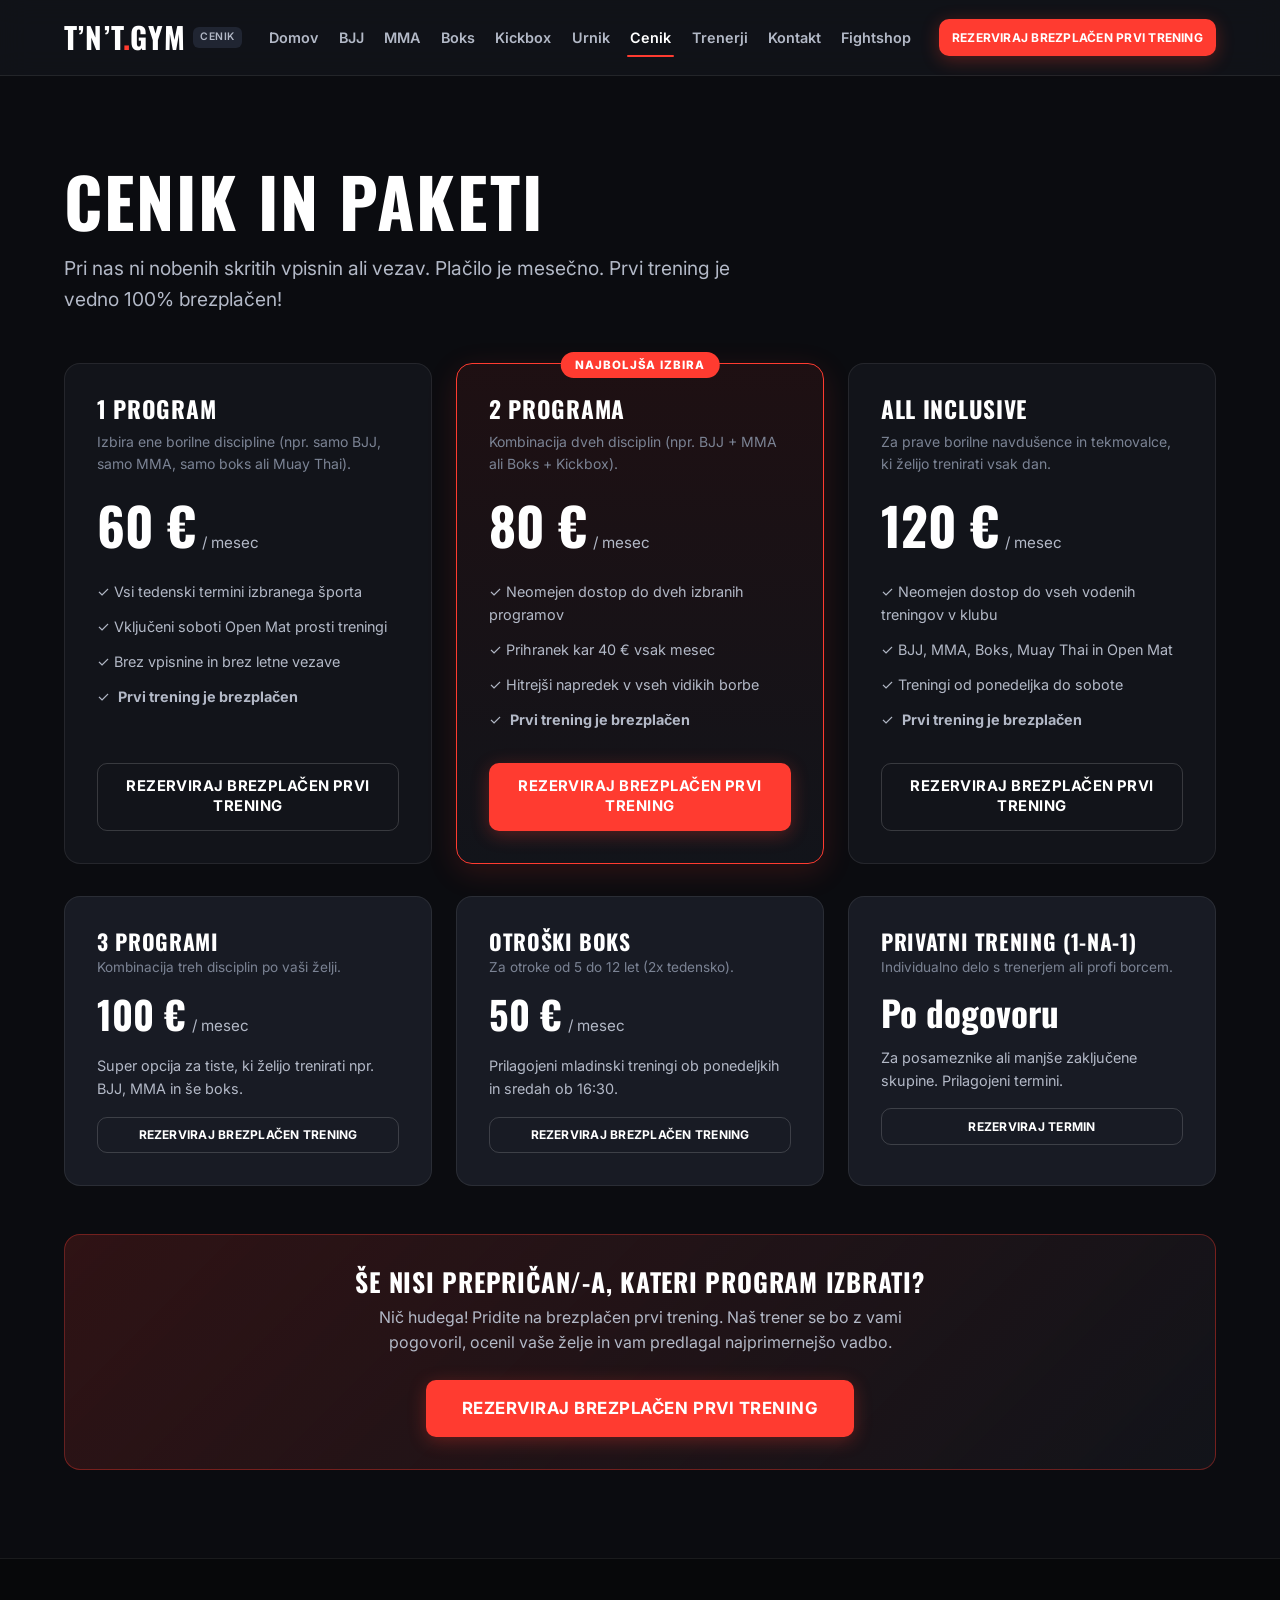
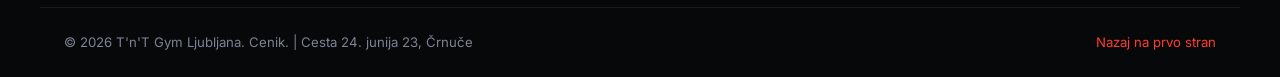
<file: cenik.html>
<!DOCTYPE html>
<html lang="sl">
<head>
  <meta charset="utf-8">
  <meta name="viewport" content="width=device-width, initial-scale=1.0">
  <title>Cenik vadnin in članarin | T'n'T Gym Ljubljana (Črnuče)</title>
  <meta name="description" content="Pregleden cenik članarin za BJJ, MMA, boks in kickbox v T'n'T Gym Ljubljana. En program že od 60 €/mesec, otroški boks 50 €/mesec. Prvi trening je brezplačen!">
  <meta name="keywords" content="cenik BJJ Ljubljana, cena MMA Ljubljana, cenik boks Ljubljana, članarina borilne veščine">
  <link rel="canonical" href="https://www.tnt-gym.si/cenik.html">

  <link rel="preconnect" href="https://fonts.googleapis.com">
  <link rel="preconnect" href="https://fonts.gstatic.com" crossorigin>
  <link href="https://fonts.googleapis.com/css2?family=Inter:wght@400;500;600;700&family=Oswald:wght@500;600;700;800&display=swap" rel="stylesheet">
  <link rel="stylesheet" href="css/style.css">
</head>
<body>

  <!-- Sticky Header -->
  <header class="site-header">
    <div class="container header-container">
      <a href="index.html" class="brand-logo">
        <span>T’N’T<span class="logo-accent">.</span>GYM</span>
        <span class="brand-badge">CENIK</span>
      </a>
      <nav class="nav-desktop">
        <a href="index.html" class="nav-link">Domov</a>
        <a href="bjj.html" class="nav-link">BJJ</a>
        <a href="mma.html" class="nav-link">MMA</a>
        <a href="boks.html" class="nav-link">Boks</a>
        <a href="kickbox.html" class="nav-link">Kickbox</a>
        <a href="urnik.html" class="nav-link">Urnik</a>
        <a href="cenik.html" class="nav-link active">Cenik</a>
        <a href="trenerji.html" class="nav-link">Trenerji</a>
        <a href="kontakt.html" class="nav-link">Kontakt</a>
        <a href="https://www.fightshop.si" class="nav-link" target="_blank" rel="noopener noreferrer">Fightshop</a>
      </nav>
      <div style="display: flex; align-items: center; gap: 1rem;">
        <button type="button" class="btn btn-primary btn-sm btn-booking-trigger" data-program="">
          Rezerviraj brezplačen prvi trening
        </button>
        <button class="menu-toggle" aria-label="Meni"><span></span><span></span><span></span></button>
      </div>
    </div>
  </header>

  <!-- Mobile Drawer -->
  <div class="mobile-nav-backdrop"></div>
  <aside class="mobile-nav-drawer">
    <div>
      <span class="brand-logo">T’N’T<span class="logo-accent">.</span>GYM</span>
      <nav class="mobile-nav-links" style="margin-top: 1.5rem;">
        <a href="index.html" class="mobile-nav-link">Domov</a>
        <a href="bjj.html" class="mobile-nav-link">BJJ</a>
        <a href="mma.html" class="mobile-nav-link">MMA</a>
        <a href="boks.html" class="mobile-nav-link">Boks</a>
        <a href="kickbox.html" class="mobile-nav-link">Kickbox &amp; Muay Thai</a>
        <a href="otroci.html" class="mobile-nav-link">Otroški boks</a>
        <a href="urnik.html" class="mobile-nav-link">Urnik</a>
        <a href="cenik.html" class="mobile-nav-link active">Cenik</a>
        <a href="trenerji.html" class="mobile-nav-link">Trenerji</a>
        <a href="kontakt.html" class="mobile-nav-link">Kontakt</a>
        <a href="https://www.fightshop.si" class="mobile-nav-link" target="_blank" rel="noopener noreferrer">Fightshop</a>
      </nav>
    </div>
    <div style="margin-top: 2rem;">
      <button type="button" class="btn btn-primary btn-full btn-booking-trigger" data-program="">
        Rezerviraj brezplačen trening
      </button>
    </div>
  </aside>

  <!-- Hero Section -->
  <section class="page-intro">
    <div class="container">
      <h1 class="heading-hero">CENIK IN PAKETI</h1>
      <p class="lead" style="max-width: 680px; margin-top: 1rem;">
        Pri nas ni nobenih skritih vpisnin ali vezav. Plačilo je mesečno. Prvi trening je vedno 100% brezplačen!
      </p>
    </div>
  </section>

  <!-- Pricing Cards Grid -->
  <section class="section" style="padding-top: 0;">
    <div class="container">
      <div class="grid-3">
        <!-- 1 Program -->
        <div class="pricing-card">
          <h3 class="pricing-title">1 Program</h3>
          <p class="pricing-sub">Izbira ene borilne discipline (npr. samo BJJ, samo MMA, samo boks ali Muay Thai).</p>
          <div class="pricing-amount">
            <span class="price">60 €</span>
            <span class="period">/ mesec</span>
          </div>
          <ul class="pricing-features">
            <li>✓ Vsi tedenski termini izbranega športa</li>
            <li>✓ Vključeni soboti Open Mat prosti treningi</li>
            <li>✓ Brez vpisnine in brez letne vezave</li>
            <li>✓ <strong>Prvi trening je brezplačen</strong></li>
          </ul>
          <button type="button" class="btn btn-secondary btn-full btn-booking-trigger" data-program="">
            Rezerviraj brezplačen prvi trening
          </button>
        </div>

        <!-- 2 Programa (Featured) -->
        <div class="pricing-card featured">
          <span class="pricing-popular-badge">Najboljša izbira</span>
          <h3 class="pricing-title">2 Programa</h3>
          <p class="pricing-sub">Kombinacija dveh disciplin (npr. BJJ + MMA ali Boks + Kickbox).</p>
          <div class="pricing-amount">
            <span class="price">80 €</span>
            <span class="period">/ mesec</span>
          </div>
          <ul class="pricing-features">
            <li>✓ Neomejen dostop do dveh izbranih programov</li>
            <li>✓ Prihranek kar 40 € vsak mesec</li>
            <li>✓ Hitrejši napredek v vseh vidikih borbe</li>
            <li>✓ <strong>Prvi trening je brezplačen</strong></li>
          </ul>
          <button type="button" class="btn btn-primary btn-full btn-booking-trigger" data-program="">
            Rezerviraj brezplačen prvi trening
          </button>
        </div>

        <!-- All Inclusive -->
        <div class="pricing-card">
          <h3 class="pricing-title">All Inclusive</h3>
          <p class="pricing-sub">Za prave borilne navdušence in tekmovalce, ki želijo trenirati vsak dan.</p>
          <div class="pricing-amount">
            <span class="price">120 €</span>
            <span class="period">/ mesec</span>
          </div>
          <ul class="pricing-features">
            <li>✓ Neomejen dostop do vseh vodenih treningov v klubu</li>
            <li>✓ BJJ, MMA, Boks, Muay Thai in Open Mat</li>
            <li>✓ Treningi od ponedeljka do sobote</li>
            <li>✓ <strong>Prvi trening je brezplačen</strong></li>
          </ul>
          <button type="button" class="btn btn-secondary btn-full btn-booking-trigger" data-program="">
            Rezerviraj brezplačen prvi trening
          </button>
        </div>
      </div>

      <!-- Dodatni paketi: 3 Programi, Otroški boks, Privatni trening -->
      <div class="grid-3" style="margin-top: 2rem;">
        <div class="pricing-card" style="background: var(--bg-surface-2);">
          <h4 style="font-size: 1.35rem; margin-bottom: 0.25rem;">3 Programi</h4>
          <p style="font-size: 0.85rem; color: var(--text-muted); margin-bottom: 1rem;">Kombinacija treh disciplin po vaši želji.</p>
          <div class="pricing-amount" style="margin-bottom: 1rem;">
            <span class="price" style="font-size: 2.4rem;">100 €</span>
            <span class="period">/ mesec</span>
          </div>
          <p style="font-size: 0.9rem; color: var(--text-secondary); margin-bottom: 1rem;">
            Super opcija za tiste, ki želijo trenirati npr. BJJ, MMA in še boks.
          </p>
          <button type="button" class="btn btn-secondary btn-full btn-sm btn-booking-trigger" data-program="">
            Rezerviraj brezplačen trening
          </button>
        </div>

        <div class="pricing-card" style="background: var(--bg-surface-2);">
          <h4 style="font-size: 1.35rem; margin-bottom: 0.25rem;">Otroški boks</h4>
          <p style="font-size: 0.85rem; color: var(--text-muted); margin-bottom: 1rem;">Za otroke od 5 do 12 let (2x tedensko).</p>
          <div class="pricing-amount" style="margin-bottom: 1rem;">
            <span class="price" style="font-size: 2.4rem;">50 €</span>
            <span class="period">/ mesec</span>
          </div>
          <p style="font-size: 0.9rem; color: var(--text-secondary); margin-bottom: 1rem;">
            Prilagojeni mladinski treningi ob ponedeljkih in sredah ob 16:30.
          </p>
          <button type="button" class="btn btn-secondary btn-full btn-sm btn-booking-trigger" data-program="Otroški boks">
            Rezerviraj brezplačen trening
          </button>
        </div>

        <div class="pricing-card" style="background: var(--bg-surface-2);">
          <h4 style="font-size: 1.35rem; margin-bottom: 0.25rem;">Privatni trening (1-na-1)</h4>
          <p style="font-size: 0.85rem; color: var(--text-muted); margin-bottom: 1rem;">Individualno delo s trenerjem ali profi borcem.</p>
          <div class="pricing-amount" style="margin-bottom: 1rem;">
            <span class="price" style="font-size: 2.2rem;">Po dogovoru</span>
          </div>
          <p style="font-size: 0.9rem; color: var(--text-secondary); margin-bottom: 1rem;">
            Za posameznike ali manjše zaključene skupine. Prilagojeni termini.
          </p>
          <button type="button" class="btn btn-secondary btn-full btn-sm btn-booking-trigger" data-program="">
            Rezerviraj termin
          </button>
        </div>
      </div>

      <!-- Brezplačen prvi trening obvestilo -->
      <div style="margin-top: 3rem; background: linear-gradient(135deg, rgba(255,59,48,0.15) 0%, var(--bg-surface-1) 100%); border: 1px solid rgba(255,59,48,0.35); border-radius: var(--radius-lg); padding: 2rem; text-align: center;">
        <h3 style="font-size: 1.6rem; margin-bottom: 0.5rem; color: #ffffff;">Še nisi prepričan/-a, kateri program izbrati?</h3>
        <p style="color: var(--text-secondary); max-width: 600px; margin: 0 auto 1.5rem auto;">
          Nič hudega! Pridite na brezplačen prvi trening. Naš trener se bo z vami pogovoril, ocenil vaše želje in vam predlagal najprimernejšo vadbo.
        </p>
        <button type="button" class="btn btn-primary btn-lg btn-booking-trigger" data-program="Nisem prepričan/-a">
          Rezerviraj brezplačen prvi trening
        </button>
      </div>
    </div>
  </section>

  <!-- Footer -->
  <footer class="site-footer">
    <div class="container footer-bottom">
      <div>&copy; 2026 T'n'T Gym Ljubljana. Cenik. | Cesta 24. junija 23, Črnuče</div>
      <div><a href="index.html" style="color: var(--color-brand);">Nazaj na prvo stran</a></div>
    </div>
  </footer>

  <!-- =========================================================================
       REUSABLE BOOKING MODAL (FORMSPREE INTEGRATION)
       ========================================================================= -->
  <div class="modal-overlay" id="bookingModal" role="dialog" aria-modal="true" aria-labelledby="modalTitle" aria-hidden="true">
    <div class="modal-dialog" tabindex="-1">
      <button type="button" class="modal-close-btn" data-close-modal aria-label="Zapri obrazec">✕</button>

      <form
        id="bookingForm"
        action="https://formspree.io/f/xdealjvo"
        method="POST"
        novalidate
      >
        <span class="section-tag" style="margin-bottom: 0.5rem;">Brezplačen preizkus</span>
        <h2 id="modalTitle" style="font-size: 1.85rem; margin-bottom: 0.5rem;">Rezerviraj brezplačen prvi trening</h2>
        <p style="font-size: 0.9rem; color: var(--text-secondary); margin-bottom: 1.25rem;">
          Izpolni spodnja polja. Po oddaji te kontaktiramo za potrditev termina in kratek nasvet glede opreme.
        </p>

        <input
          type="text"
          name="_gotcha"
          tabindex="-1"
          autocomplete="off"
          aria-hidden="true"
          class="honeypot"
        >

        <div id="bookingErrorBanner" class="form-error-banner" role="alert" aria-live="polite" hidden></div>

        <div class="form-group">
          <label for="booking-ime" class="form-label">Ime in priimek *</label>
          <input
            type="text"
            id="booking-ime"
            name="ime_in_priimek"
            class="form-control"
            placeholder="npr. Luka Kovač"
            autocomplete="name"
            required
          >
        </div>

        <div class="form-row">
          <div class="form-group">
            <label for="booking-telefon" class="form-label">Telefon *</label>
            <input
              type="tel"
              id="booking-telefon"
              name="telefon"
              class="form-control"
              placeholder="041 123 456"
              autocomplete="tel"
              required
            >
          </div>
          <div class="form-group">
            <label for="booking-email" class="form-label">E-pošta *</label>
            <input
              type="email"
              id="booking-email"
              name="email"
              class="form-control"
              placeholder="Vpišite svoj e-poštni naslov"
              autocomplete="email"
              required
            >
          </div>
        </div>

        <div class="form-row">
          <div class="form-group">
            <label for="booking-program" class="form-label">Izberi program *</label>
            <select
              id="booking-program"
              name="program"
              class="form-control"
              required
            >
              <option value="" disabled selected>Izberi program ...</option>
              <option value="BJJ">BJJ</option>
              <option value="MMA">MMA</option>
              <option value="Boks">Boks</option>
              <option value="Kickbox &amp; Muay Thai">Kickbox &amp; Muay Thai</option>
              <option value="Otroški boks">Otroški boks</option>
              <option value="Nisem prepričan/-a">Nisem prepričan/-a</option>
            </select>
          </div>
          <div class="form-group">
            <label for="booking-izkusnje" class="form-label">Stopnja izkušenj *</label>
            <select
              id="booking-izkusnje"
              name="stopnja_izkusenj"
              class="form-control"
              required
            >
              <option value="" disabled selected>Izberi stopnjo izkušenj ...</option>
              <option value="Popolni začetnik/-ca">Popolni začetnik/-ca</option>
              <option value="Nekaj izkušenj">Nekaj izkušenj</option>
              <option value="Napredni/-a">Napredni/-a</option>
            </select>
          </div>
        </div>

        <div class="form-group">
          <label for="booking-termin" class="form-label">Želeni dan ali termin</label>
          <input
            type="text"
            id="booking-termin"
            name="zeleni_termin"
            class="form-control"
            placeholder="npr. Torek ob 16:30 ali čim prej"
          >
        </div>

        <div class="form-group">
          <label for="booking-sporocilo" class="form-label">Sporočilo</label>
          <textarea
            id="booking-sporocilo"
            name="sporocilo"
            class="form-control"
            rows="2"
            placeholder="Morebitno vprašanje za trenerja..."
          ></textarea>
        </div>

        <div class="form-group form-checkbox-group">
          <input
            type="checkbox"
            id="booking-gdpr"
            name="privacy_consent"
            value="da"
            class="form-checkbox"
            required
          >
          <label for="booking-gdpr" class="form-checkbox-label">
            Strinjam se, da T’n’T Gym moje podatke uporabi izključno za odgovor na moje povpraševanje.
          </label>
        </div>

        <button type="submit" id="bookingSubmitBtn" class="btn btn-primary btn-full btn-lg" style="margin-top: 0.5rem;">
          Potrdi rezervacijo
        </button>
        <p style="text-align: center; font-size: 0.75rem; color: var(--text-muted); margin-top: 0.75rem;">
          Brez obveznosti. Prvi trening je 100% brezplačen.
        </p>
      </form>

      <div id="bookingSuccessState" class="success-state" role="status" aria-live="polite" hidden>
        <div class="success-icon">
          <svg width="40" height="40" viewBox="0 0 24 24" fill="none" stroke="currentColor" stroke-width="3"><polyline points="20 6 9 17 4 12"/></svg>
        </div>
        <p style="color: #ffffff; font-size: 1.05rem; font-weight: 600; line-height: 1.6; margin-bottom: 1.5rem;">
          Hvala! Tvojo prijavo smo prejeli. Kontaktirali te bomo čim prej za potrditev brezplačnega treninga.
        </p>
        <button type="button" class="btn btn-secondary btn-full" data-close-modal>
          Zapri
        </button>
      </div>
    </div>
  </div>

  <script src="js/schedule-data.js"></script>
  <script src="js/main.js"></script>
</body>
</html>
</file>
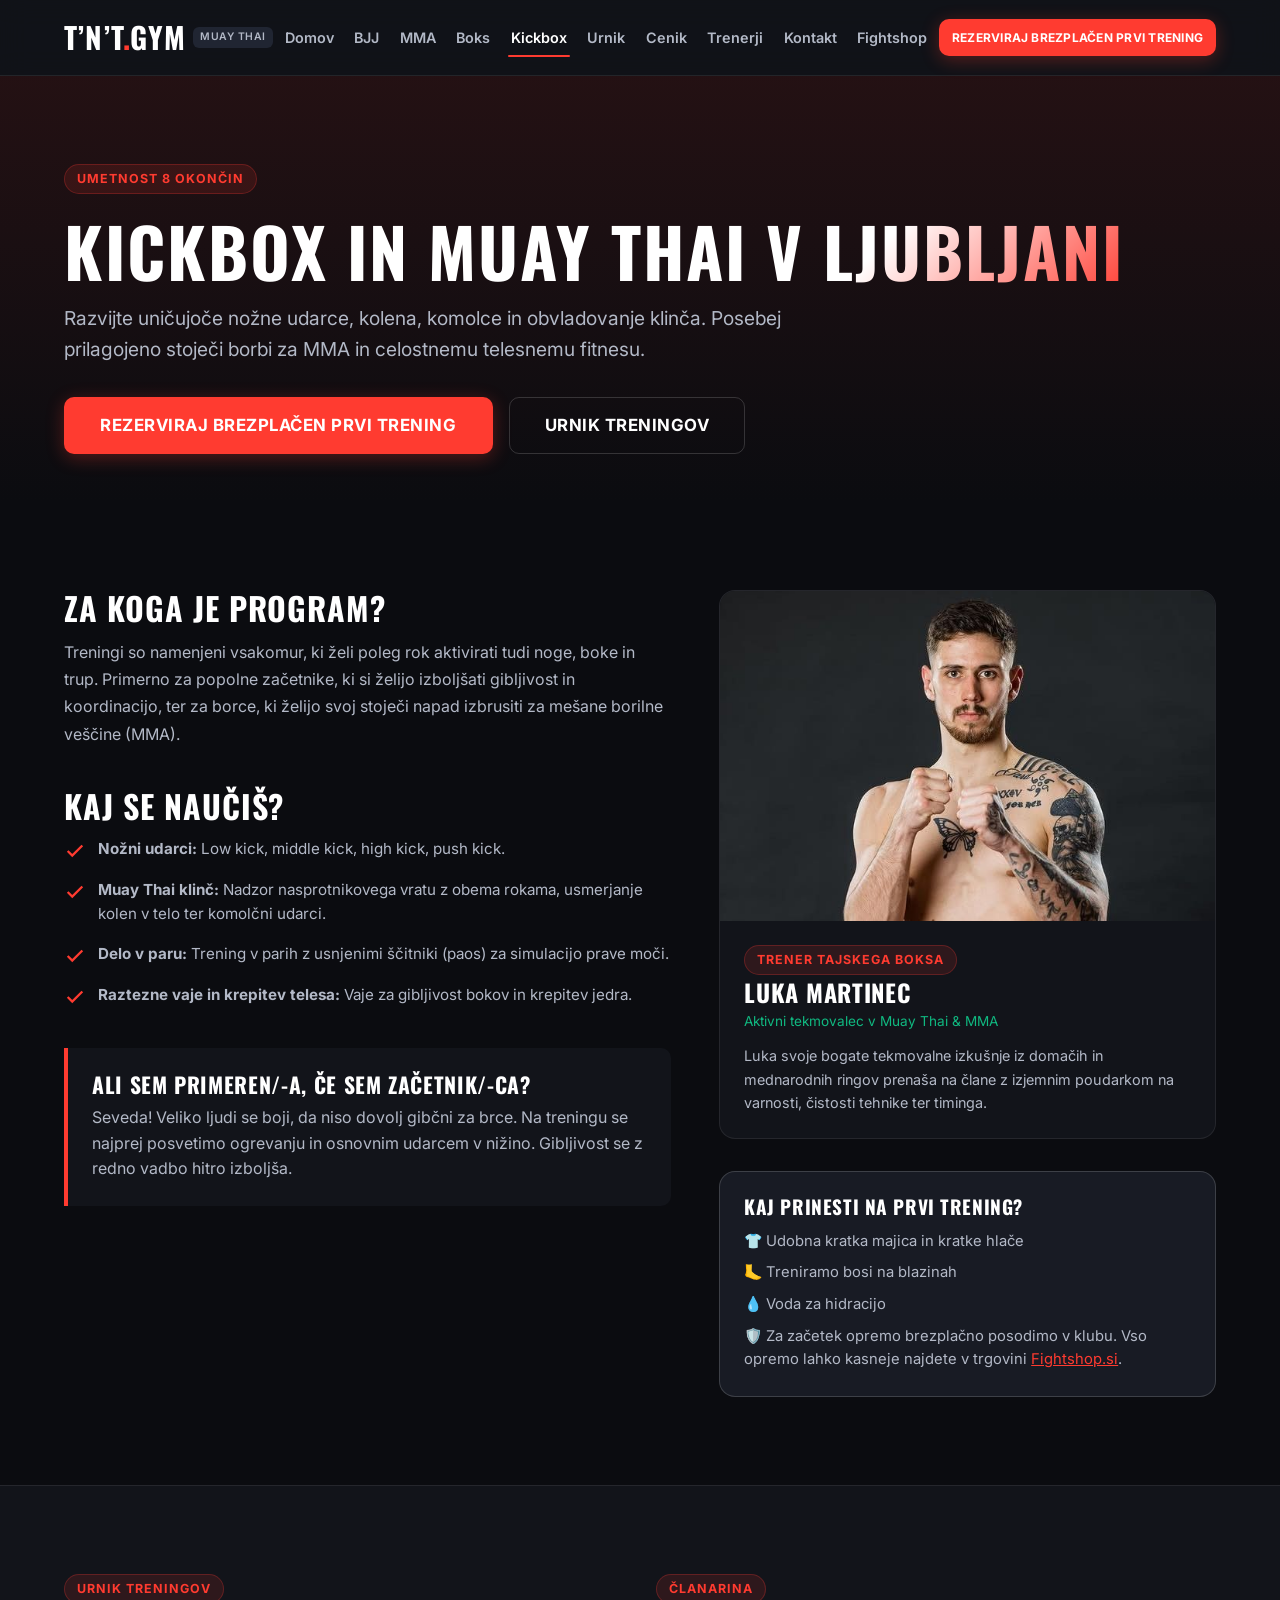
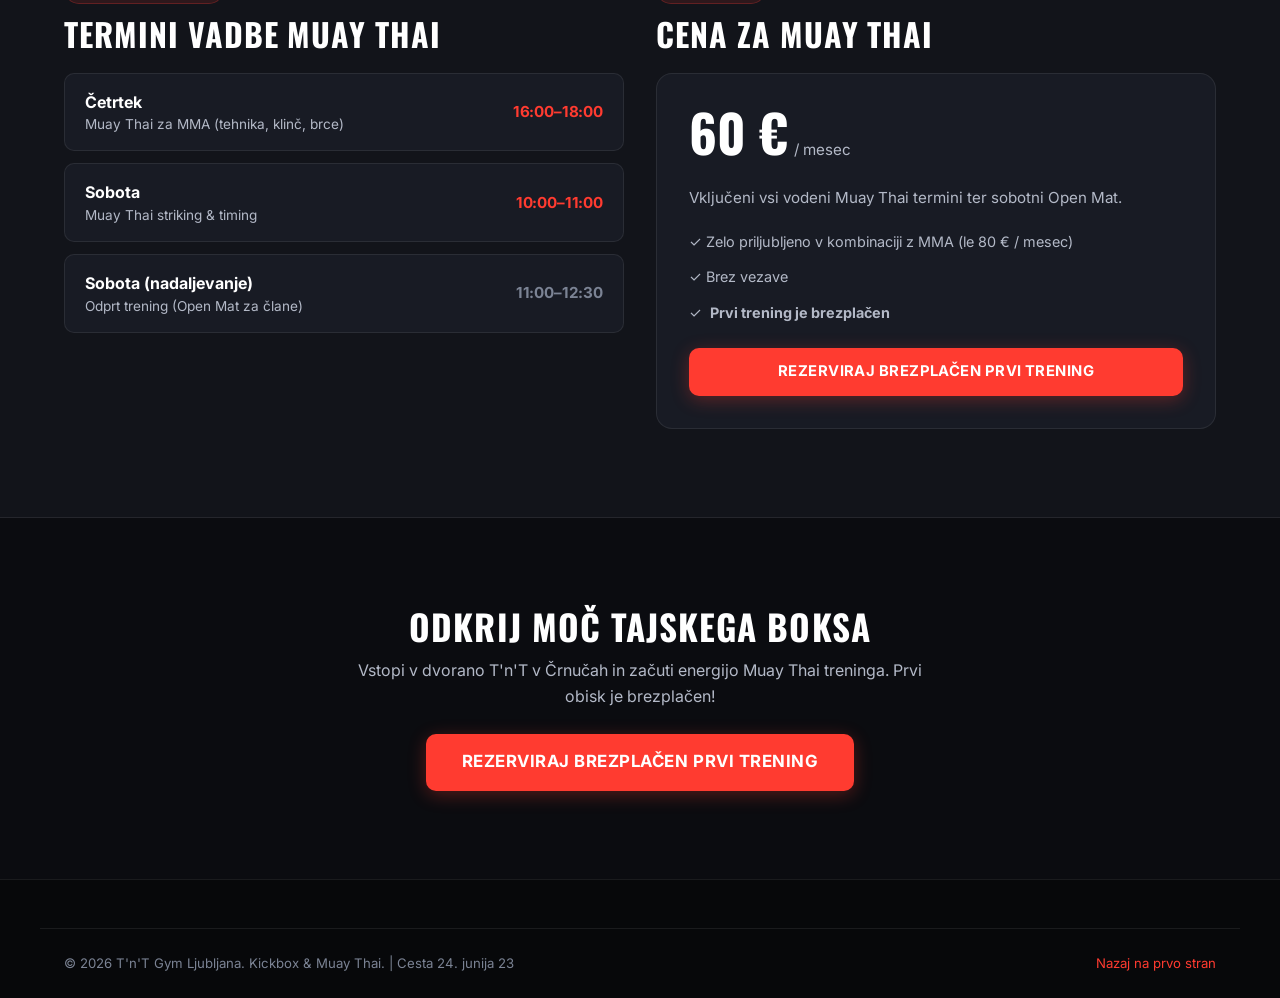
<file: kickbox.html>
<!DOCTYPE html>
<html lang="sl">
<head>
  <meta charset="utf-8">
  <meta name="viewport" content="width=device-width, initial-scale=1.0">
  <title>Kickbox & Muay Thai Ljubljana | T'n'T Gym Črnuče</title>
  <meta name="description" content="Treningi tajskega boksa (Muay Thai) in kickboxa za MMA v Ljubljani (Črnuče). Nožni udarci, kolena, komolci in klinč. Brezplačen prvi trening!">
  <meta name="keywords" content="kickbox Ljubljana, muay thai Ljubljana, tajski boks Ljubljana, borilne veščine Črnuče, Luka Martinec">
  <link rel="canonical" href="https://www.tnt-gym.si/kickbox.html">

  <link rel="preconnect" href="https://fonts.googleapis.com">
  <link rel="preconnect" href="https://fonts.gstatic.com" crossorigin>
  <link href="https://fonts.googleapis.com/css2?family=Inter:wght@400;500;600;700&family=Oswald:wght@500;600;700;800&display=swap" rel="stylesheet">
  <link rel="stylesheet" href="css/style.css">

  <script type="application/ld+json">
  {
    "@context": "https://schema.org",
    "@type": "Course",
    "name": "Kickbox in Muay Thai za MMA v Ljubljani",
    "description": "Dinamični treningi tajskega boksa pod vodstvom Luke Martinca v T'n'T Gym Ljubljana.",
    "provider": {
      "@type": "SportsActivityLocation",
      "name": "T'n'T Gym Ljubljana",
      "url": "https://www.tnt-gym.si/"
    }
  }
  </script>
</head>
<body data-page-program="Kickbox &amp; Muay Thai">

  <!-- Sticky Header -->
  <header class="site-header">
    <div class="container header-container">
      <a href="index.html" class="brand-logo">
        <span>T’N’T<span class="logo-accent">.</span>GYM</span>
        <span class="brand-badge">MUAY THAI</span>
      </a>
      <nav class="nav-desktop">
        <a href="index.html" class="nav-link">Domov</a>
        <a href="bjj.html" class="nav-link">BJJ</a>
        <a href="mma.html" class="nav-link">MMA</a>
        <a href="boks.html" class="nav-link">Boks</a>
        <a href="kickbox.html" class="nav-link active">Kickbox</a>
        <a href="urnik.html" class="nav-link">Urnik</a>
        <a href="cenik.html" class="nav-link">Cenik</a>
        <a href="trenerji.html" class="nav-link">Trenerji</a>
        <a href="kontakt.html" class="nav-link">Kontakt</a>
        <a href="https://www.fightshop.si" class="nav-link" target="_blank" rel="noopener noreferrer">Fightshop</a>
      </nav>
      <div style="display: flex; align-items: center; gap: 1rem;">
        <button type="button" class="btn btn-primary btn-sm btn-booking-trigger" data-program="Kickbox &amp; Muay Thai">
          Rezerviraj brezplačen prvi trening
        </button>
        <button class="menu-toggle" aria-label="Meni"><span></span><span></span><span></span></button>
      </div>
    </div>
  </header>

  <!-- Mobile Drawer -->
  <div class="mobile-nav-backdrop"></div>
  <aside class="mobile-nav-drawer">
    <div>
      <span class="brand-logo">T’N’T<span class="logo-accent">.</span>GYM</span>
      <nav class="mobile-nav-links" style="margin-top: 1.5rem;">
        <a href="index.html" class="mobile-nav-link">Domov</a>
        <a href="bjj.html" class="mobile-nav-link">BJJ</a>
        <a href="mma.html" class="mobile-nav-link">MMA</a>
        <a href="boks.html" class="mobile-nav-link">Boks</a>
        <a href="kickbox.html" class="mobile-nav-link active">Kickbox &amp; Muay Thai</a>
        <a href="urnik.html" class="mobile-nav-link">Urnik</a>
        <a href="cenik.html" class="mobile-nav-link">Cenik</a>
        <a href="trenerji.html" class="mobile-nav-link">Trenerji</a>
        <a href="kontakt.html" class="mobile-nav-link">Kontakt</a>
        <a href="https://www.fightshop.si" class="mobile-nav-link" target="_blank" rel="noopener noreferrer">Fightshop</a>
      </nav>
    </div>
    <div style="margin-top: 2rem;">
      <button type="button" class="btn btn-primary btn-full btn-booking-trigger" data-program="Kickbox &amp; Muay Thai">
        Rezerviraj brezplačen trening
      </button>
    </div>
  </aside>

  <!-- Hero Section -->
  <section class="program-hero">
    <div class="container">
      <span class="section-tag">Umetnost 8 okončin</span>
      <h1 class="heading-hero" style="margin-top: 0.5rem;">
        KICKBOX IN MUAY THAI <span class="text-gradient">V LJUBLJANI</span>
      </h1>
      <p class="lead" style="max-width: 720px; margin-top: 1rem;">
        Razvijte uničujoče nožne udarce, kolena, komolce in obvladovanje klinča. Posebej prilagojeno stoječi borbi za MMA in celostnemu telesnemu fitnesu.
      </p>
      <div style="margin-top: 2rem; display: flex; flex-wrap: wrap; gap: 1rem;">
        <button type="button" class="btn btn-primary btn-lg btn-booking-trigger" data-program="Kickbox &amp; Muay Thai">
          Rezerviraj brezplačen prvi trening
        </button>
        <a href="#urnik-mt" class="btn btn-secondary btn-lg">Urnik treningov</a>
      </div>
    </div>
  </section>

  <!-- Detailed Content Grid -->
  <section class="section">
    <div class="container">
      <div class="program-detail-grid">
        <div>
          <!-- Za koga je program -->
          <div style="margin-bottom: 2.5rem;">
            <h2 style="font-size: 2rem; margin-bottom: 0.75rem;">Za koga je program?</h2>
            <p style="color: var(--text-secondary); line-height: 1.7;">
              Treningi so namenjeni vsakomur, ki želi poleg rok aktivirati tudi noge, boke in trup. Primerno za popolne začetnike, ki si želijo izboljšati gibljivost in koordinacijo, ter za borce, ki želijo svoj stoječi napad izbrusiti za mešane borilne veščine (MMA).
            </p>
          </div>

          <!-- Kaj se naučiš -->
          <div style="margin-bottom: 2.5rem;">
            <h2 style="font-size: 2rem; margin-bottom: 0.75rem;">Kaj se naučiš?</h2>
            <ul class="program-feature-list">
              <li>
                <svg width="22" height="22" viewBox="0 0 24 24" fill="none" stroke="currentColor" stroke-width="2.5"><polyline points="20 6 9 17 4 12"/></svg>
                <span><strong>Nožni udarci:</strong> Low kick, middle kick, high kick, push kick.</span>
              </li>
              <li>
                <svg width="22" height="22" viewBox="0 0 24 24" fill="none" stroke="currentColor" stroke-width="2.5"><polyline points="20 6 9 17 4 12"/></svg>
                <span><strong>Muay Thai klinč:</strong> Nadzor nasprotnikovega vratu z obema rokama, usmerjanje kolen v telo ter komolčni udarci.</span>
              </li>
              <li>
                <svg width="22" height="22" viewBox="0 0 24 24" fill="none" stroke="currentColor" stroke-width="2.5"><polyline points="20 6 9 17 4 12"/></svg>
                <span><strong>Delo v paru:</strong> Trening v parih z usnjenimi ščitniki (paos) za simulacijo prave moči.</span>
              </li>
              <li>
                <svg width="22" height="22" viewBox="0 0 24 24" fill="none" stroke="currentColor" stroke-width="2.5"><polyline points="20 6 9 17 4 12"/></svg>
                <span><strong>Raztezne vaje in krepitev telesa:</strong> Vaje za gibljivost bokov in krepitev jedra.</span>
              </li>
            </ul>
          </div>

          <!-- Začetniki -->
          <div style="margin-bottom: 2.5rem; background: var(--bg-surface-1); border-left: 4px solid var(--color-brand); padding: 1.5rem; border-radius: 0 var(--radius-md) var(--radius-md) 0;">
            <h3 style="font-size: 1.35rem; margin-bottom: 0.5rem; color: #ffffff;">Ali sem primeren/-a, če sem začetnik/-ca?</h3>
            <p style="color: var(--text-secondary); line-height: 1.6;">
              Seveda! Veliko ljudi se boji, da niso dovolj gibčni za brce. Na treningu se najprej posvetimo ogrevanju in osnovnim udarcem v nižino. Gibljivost se z redno vadbo hitro izboljša.
            </p>
          </div>
        </div>

        <!-- Trener & Oprema -->
        <div>
          <!-- Coach Box Luka Martinec -->
          <div style="background: var(--bg-surface-1); border: 1px solid var(--border-subtle); border-radius: var(--radius-lg); overflow: hidden; margin-bottom: 2rem;">
            <img src="assets/images/coach-luka.jpg" alt="Luka Martinec, trener Muay Thai" style="width: 100%; aspect-ratio: 3 / 2; object-fit: cover;">
            <div style="padding: 1.5rem;">
              <span class="section-tag" style="margin-bottom: 0.25rem;">Trener tajskega boksa</span>
              <h3 style="font-size: 1.5rem; margin-bottom: 0.25rem;">Luka Martinec</h3>
              <p style="font-size: 0.85rem; color: var(--color-success); margin-bottom: 0.75rem;">Aktivni tekmovalec v Muay Thai &amp; MMA</p>
              <p style="font-size: 0.9rem; color: var(--text-secondary); line-height: 1.6;">
                Luka svoje bogate tekmovalne izkušnje iz domačih in mednarodnih ringov prenaša na člane z izjemnim poudarkom na varnosti, čistosti tehnike ter timinga.
              </p>
            </div>
          </div>

          <!-- Kaj prinesti -->
          <div style="background: var(--bg-surface-2); border: 1px solid var(--border-strong); border-radius: var(--radius-lg); padding: 1.5rem;">
            <h4 style="font-size: 1.2rem; margin-bottom: 0.75rem; color: #ffffff;">Kaj prinesti na prvi trening?</h4>
            <ul style="display: flex; flex-direction: column; gap: 0.5rem; font-size: 0.925rem; color: var(--text-secondary);">
              <li>👕 Udobna kratka majica in kratke hlače</li>
              <li>🦶 Treniramo bosi na blazinah</li>
              <li>💧 Voda za hidracijo</li>
              <li>🛡️ Za začetek opremo brezplačno posodimo v klubu. Vso opremo lahko kasneje najdete v trgovini <a href="https://www.fightshop.si" target="_blank" rel="noopener noreferrer" style="color: var(--color-brand); text-decoration: underline;">Fightshop.si</a>.</li>
            </ul>
          </div>
        </div>
      </div>
    </div>
  </section>

  <!-- Urnik in Cenik za Muay Thai -->
  <section class="section" id="urnik-mt" style="background: var(--bg-surface-1); border-top: 1px solid var(--border-subtle); border-bottom: 1px solid var(--border-subtle);">
    <div class="container">
      <div class="grid-2">
        <!-- Urnik -->
        <div>
          <span class="section-tag">Urnik treningov</span>
          <h2 style="font-size: 2rem; margin-bottom: 1.25rem;">Termini vadbe Muay Thai</h2>
          <div class="program-schedule-list">
            <div class="program-schedule-card">
              <div class="program-schedule-info">
                <strong>Četrtek</strong>
                <span style="color: var(--text-secondary);">Muay Thai za MMA (tehnika, klinč, brce)</span>
              </div>
              <span class="program-schedule-time">16:00–18:00</span>
            </div>

            <div class="program-schedule-card">
              <div class="program-schedule-info">
                <strong>Sobota</strong>
                <span style="color: var(--text-secondary);">Muay Thai striking &amp; timing</span>
              </div>
              <span class="program-schedule-time">10:00–11:00</span>
            </div>

            <div class="program-schedule-card">
              <div class="program-schedule-info">
                <strong>Sobota (nadaljevanje)</strong>
                <span style="color: var(--text-secondary);">Odprt trening (Open Mat za člane)</span>
              </div>
              <span class="program-schedule-time is-muted">11:00–12:30</span>
            </div>
          </div>
        </div>

        <!-- Cenik -->
        <div>
          <span class="section-tag">Članarina</span>
          <h2 style="font-size: 2rem; margin-bottom: 1.25rem;">Cena za Muay Thai</h2>
          <div class="pricing-card" style="background: var(--bg-surface-2);">
            <div class="pricing-amount">
              <span class="price">60 €</span>
              <span class="period">/ mesec</span>
            </div>
            <p style="color: var(--text-secondary); margin-bottom: 1.25rem; font-size: 0.95rem;">
              Vključeni vsi vodeni Muay Thai termini ter sobotni Open Mat.
            </p>
            <ul class="pricing-features" style="margin-bottom: 1.5rem;">
              <li>✓ Zelo priljubljeno v kombinaciji z MMA (le 80 € / mesec)</li>
              <li>✓ Brez vezave</li>
              <li>✓ <strong>Prvi trening je brezplačen</strong></li>
            </ul>
            <button type="button" class="btn btn-primary btn-full btn-booking-trigger" data-program="Kickbox &amp; Muay Thai">
              Rezerviraj brezplačen prvi trening
            </button>
          </div>
        </div>
      </div>
    </div>
  </section>

  <!-- CTA Banner -->
  <section class="section">
    <div class="container" style="text-align: center;">
      <h2 style="font-size: 2.2rem; margin-bottom: 0.75rem;">Odkrij moč tajskega boksa</h2>
      <p style="color: var(--text-secondary); max-width: 580px; margin: 0 auto 1.5rem auto;">
        Vstopi v dvorano T'n'T v Črnučah in začuti energijo Muay Thai treninga. Prvi obisk je brezplačen!
      </p>
      <button type="button" class="btn btn-primary btn-lg btn-booking-trigger" data-program="Kickbox &amp; Muay Thai">
        Rezerviraj brezplačen prvi trening
      </button>
    </div>
  </section>

  <!-- Footer -->
  <footer class="site-footer">
    <div class="container footer-bottom">
      <div>&copy; 2026 T'n'T Gym Ljubljana. Kickbox &amp; Muay Thai. | Cesta 24. junija 23</div>
      <div><a href="index.html" style="color: var(--color-brand);">Nazaj na prvo stran</a></div>
    </div>
  </footer>

  <!-- =========================================================================
       REUSABLE BOOKING MODAL (FORMSPREE INTEGRATION)
       ========================================================================= -->
  <div class="modal-overlay" id="bookingModal" role="dialog" aria-modal="true" aria-labelledby="modalTitle" aria-hidden="true">
    <div class="modal-dialog" tabindex="-1">
      <button type="button" class="modal-close-btn" data-close-modal aria-label="Zapri obrazec">✕</button>

      <form
        id="bookingForm"
        action="https://formspree.io/f/xdealjvo"
        method="POST"
        novalidate
      >
        <span class="section-tag" style="margin-bottom: 0.5rem;">Brezplačen preizkus</span>
        <h2 id="modalTitle" style="font-size: 1.85rem; margin-bottom: 0.5rem;">Rezerviraj brezplačen prvi trening</h2>
        <p style="font-size: 0.9rem; color: var(--text-secondary); margin-bottom: 1.25rem;">
          Izpolni spodnja polja. Po oddaji te kontaktiramo za potrditev termina in kratek nasvet glede opreme.
        </p>

        <input
          type="text"
          name="_gotcha"
          tabindex="-1"
          autocomplete="off"
          aria-hidden="true"
          class="honeypot"
        >

        <div id="bookingErrorBanner" class="form-error-banner" role="alert" aria-live="polite" hidden></div>

        <div class="form-group">
          <label for="booking-ime" class="form-label">Ime in priimek *</label>
          <input
            type="text"
            id="booking-ime"
            name="ime_in_priimek"
            class="form-control"
            placeholder="npr. Luka Kovač"
            autocomplete="name"
            required
          >
        </div>

        <div class="form-row">
          <div class="form-group">
            <label for="booking-telefon" class="form-label">Telefon *</label>
            <input
              type="tel"
              id="booking-telefon"
              name="telefon"
              class="form-control"
              placeholder="041 123 456"
              autocomplete="tel"
              required
            >
          </div>
          <div class="form-group">
            <label for="booking-email" class="form-label">E-pošta *</label>
            <input
              type="email"
              id="booking-email"
              name="email"
              class="form-control"
              placeholder="Vpišite svoj e-poštni naslov"
              autocomplete="email"
              required
            >
          </div>
        </div>

        <div class="form-row">
          <div class="form-group">
            <label for="booking-program" class="form-label">Izberi program *</label>
            <select
              id="booking-program"
              name="program"
              class="form-control"
              required
            >
              <option value="" disabled selected>Izberi program ...</option>
              <option value="BJJ">BJJ</option>
              <option value="MMA">MMA</option>
              <option value="Boks">Boks</option>
              <option value="Kickbox &amp; Muay Thai">Kickbox &amp; Muay Thai</option>
              <option value="Otroški boks">Otroški boks</option>
              <option value="Nisem prepričan/-a">Nisem prepričan/-a</option>
            </select>
          </div>
          <div class="form-group">
            <label for="booking-izkusnje" class="form-label">Stopnja izkušenj *</label>
            <select
              id="booking-izkusnje"
              name="stopnja_izkusenj"
              class="form-control"
              required
            >
              <option value="" disabled selected>Izberi stopnjo izkušenj ...</option>
              <option value="Popolni začetnik/-ca">Popolni začetnik/-ca</option>
              <option value="Nekaj izkušenj">Nekaj izkušenj</option>
              <option value="Napredni/-a">Napredni/-a</option>
            </select>
          </div>
        </div>

        <div class="form-group">
          <label for="booking-termin" class="form-label">Želeni dan ali termin</label>
          <input
            type="text"
            id="booking-termin"
            name="zeleni_termin"
            class="form-control"
            placeholder="npr. Četrtek ob 16:00 ali čim prej"
          >
        </div>

        <div class="form-group">
          <label for="booking-sporocilo" class="form-label">Sporočilo</label>
          <textarea
            id="booking-sporocilo"
            name="sporocilo"
            class="form-control"
            rows="2"
            placeholder="Morebitno vprašanje za trenerja..."
          ></textarea>
        </div>

        <div class="form-group form-checkbox-group">
          <input
            type="checkbox"
            id="booking-gdpr"
            name="privacy_consent"
            value="da"
            class="form-checkbox"
            required
          >
          <label for="booking-gdpr" class="form-checkbox-label">
            Strinjam se, da T’n’T Gym moje podatke uporabi izključno za odgovor na moje povpraševanje.
          </label>
        </div>

        <button type="submit" id="bookingSubmitBtn" class="btn btn-primary btn-full btn-lg" style="margin-top: 0.5rem;">
          Potrdi rezervacijo
        </button>
        <p style="text-align: center; font-size: 0.75rem; color: var(--text-muted); margin-top: 0.75rem;">
          Brez obveznosti. Prvi trening je 100% brezplačen.
        </p>
      </form>

      <div id="bookingSuccessState" class="success-state" role="status" aria-live="polite" hidden>
        <div class="success-icon">
          <svg width="40" height="40" viewBox="0 0 24 24" fill="none" stroke="currentColor" stroke-width="3"><polyline points="20 6 9 17 4 12"/></svg>
        </div>
        <p style="color: #ffffff; font-size: 1.05rem; font-weight: 600; line-height: 1.6; margin-bottom: 1.5rem;">
          Hvala! Tvojo prijavo smo prejeli. Kontaktirali te bomo čim prej za potrditev brezplačnega treninga.
        </p>
        <button type="button" class="btn btn-secondary btn-full" data-close-modal>
          Zapri
        </button>
      </div>
    </div>
  </div>

  <script src="js/schedule-data.js"></script>
  <script src="js/main.js"></script>
</body>
</html>
</file>
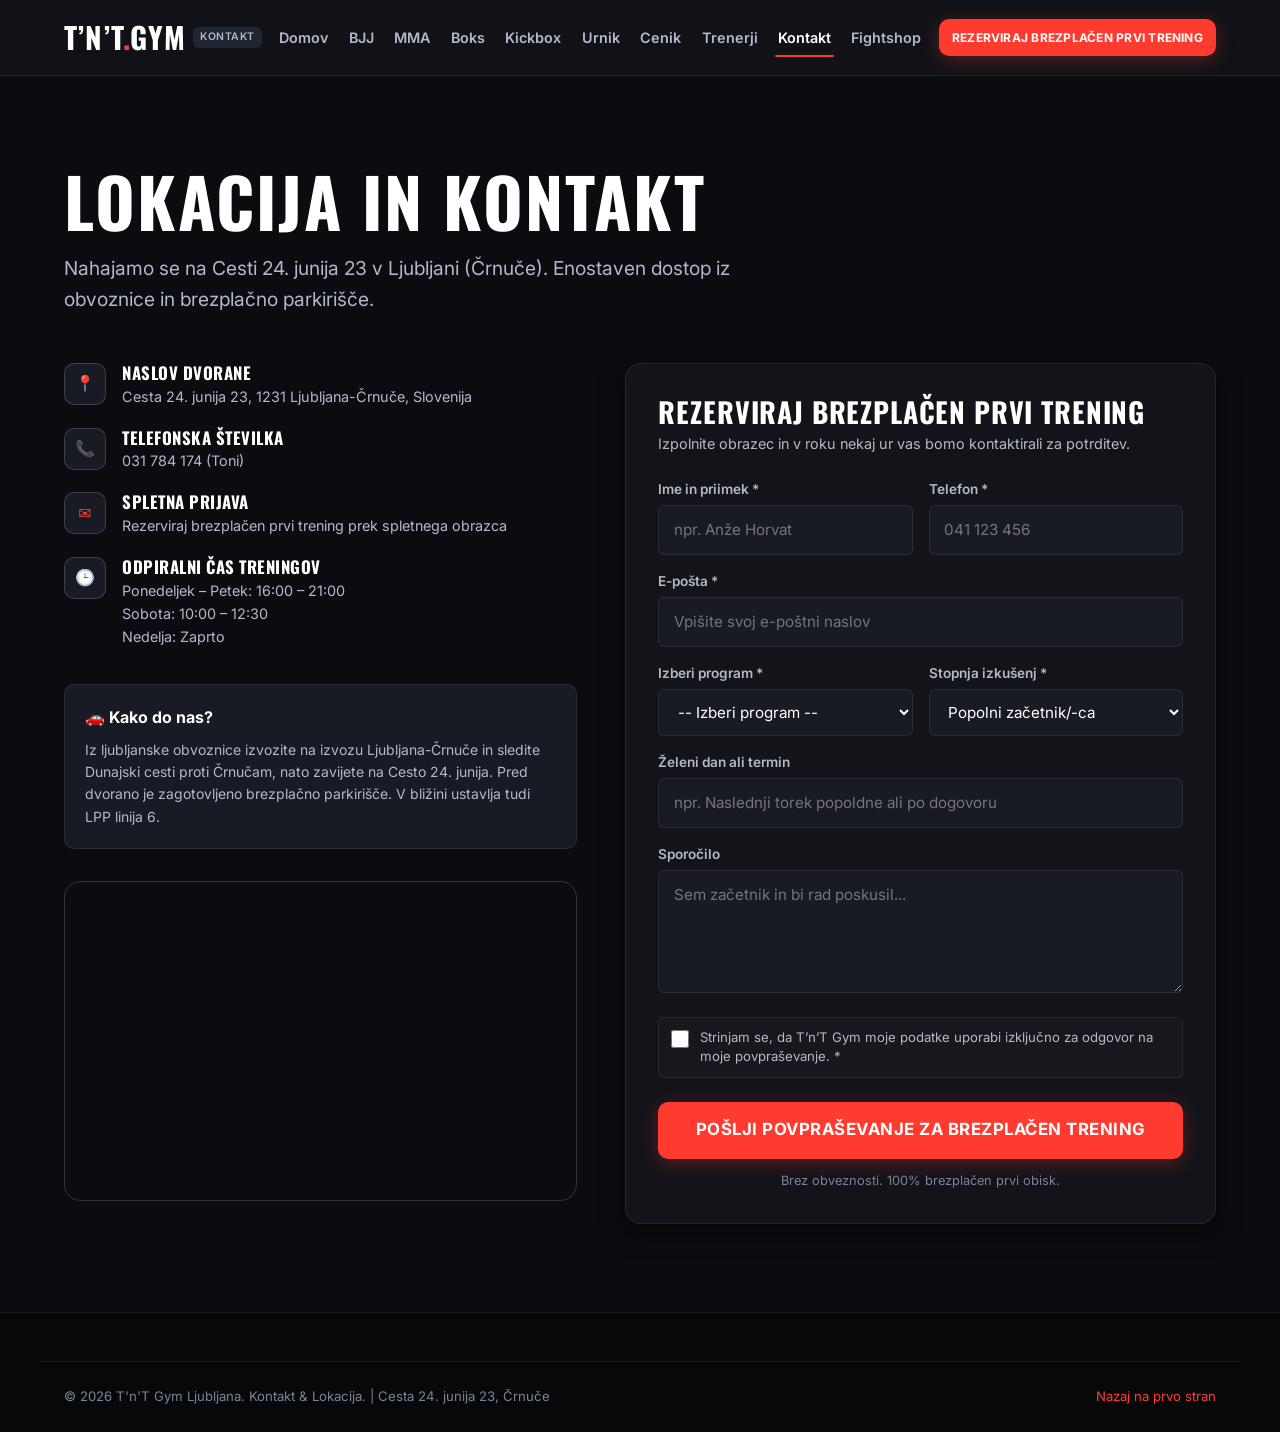
<file: kontakt.html>
<!DOCTYPE html>
<html lang="sl">
<head>
  <meta charset="utf-8">
  <meta name="viewport" content="width=device-width, initial-scale=1.0">
  <title>Lokacija in kontakt | T'n'T Gym Ljubljana (Črnuče)</title>
  <meta name="description" content="Kje smo in kako do nas. T'n'T Gym Ljubljana, Cesta 24. junija 23, 1231 Ljubljana-Črnuče. Telefon: 031 784 174. Rezerviraj brezplačen prvi trening!">
  <meta name="keywords" content="kontakt TnT gym, lokacija TnT gym, borilne veščine Črnuče kontakt, zemljevid TnT Gym">
  <link rel="canonical" href="https://www.tnt-gym.si/kontakt.html">

  <link rel="preconnect" href="https://fonts.googleapis.com">
  <link rel="preconnect" href="https://fonts.gstatic.com" crossorigin>
  <link href="https://fonts.googleapis.com/css2?family=Inter:wght@400;500;600;700&family=Oswald:wght@500;600;700;800&display=swap" rel="stylesheet">
  <link rel="stylesheet" href="css/style.css">
</head>
<body>

  <!-- Sticky Header -->
  <header class="site-header">
    <div class="container header-container">
      <a href="index.html" class="brand-logo">
        <span>T’N’T<span class="logo-accent">.</span>GYM</span>
        <span class="brand-badge">KONTAKT</span>
      </a>
      <nav class="nav-desktop">
        <a href="index.html" class="nav-link">Domov</a>
        <a href="bjj.html" class="nav-link">BJJ</a>
        <a href="mma.html" class="nav-link">MMA</a>
        <a href="boks.html" class="nav-link">Boks</a>
        <a href="kickbox.html" class="nav-link">Kickbox</a>
        <a href="urnik.html" class="nav-link">Urnik</a>
        <a href="cenik.html" class="nav-link">Cenik</a>
        <a href="trenerji.html" class="nav-link">Trenerji</a>
        <a href="kontakt.html" class="nav-link active">Kontakt</a>
        <a href="https://www.fightshop.si" class="nav-link" target="_blank" rel="noopener noreferrer">Fightshop</a>
      </nav>
      <div style="display: flex; align-items: center; gap: 1rem;">
        <button class="btn btn-primary btn-sm btn-booking-trigger" data-program="">
          Rezerviraj brezplačen prvi trening
        </button>
        <button class="menu-toggle" aria-label="Meni"><span></span><span></span><span></span></button>
      </div>
    </div>
  </header>

  <!-- Mobile Drawer -->
  <div class="mobile-nav-backdrop"></div>
  <aside class="mobile-nav-drawer">
    <div>
      <span class="brand-logo">T’N’T<span class="logo-accent">.</span>GYM</span>
      <nav class="mobile-nav-links" style="margin-top: 1.5rem;">
        <a href="index.html" class="mobile-nav-link">Domov</a>
        <a href="bjj.html" class="mobile-nav-link">BJJ</a>
        <a href="mma.html" class="mobile-nav-link">MMA</a>
        <a href="boks.html" class="mobile-nav-link">Boks</a>
        <a href="kickbox.html" class="mobile-nav-link">Kickbox &amp; Muay Thai</a>
        <a href="otroci.html" class="mobile-nav-link">Otroški boks</a>
        <a href="urnik.html" class="mobile-nav-link">Urnik</a>
        <a href="cenik.html" class="mobile-nav-link">Cenik</a>
        <a href="trenerji.html" class="mobile-nav-link">Trenerji</a>
        <a href="kontakt.html" class="mobile-nav-link active">Kontakt</a>
        <a href="https://www.fightshop.si" class="mobile-nav-link" target="_blank" rel="noopener noreferrer">Fightshop</a>
      </nav>
    </div>
    <div style="margin-top: 2rem;">
      <button class="btn btn-primary btn-full btn-booking-trigger" data-program="">
        Rezerviraj brezplačen trening
      </button>
    </div>
  </aside>

  <!-- Hero Section -->
  <section class="page-intro">
    <div class="container">
      <h1 class="heading-hero">LOKACIJA IN KONTAKT</h1>
      <p class="lead" style="max-width: 680px; margin-top: 1rem;">
        Nahajamo se na Cesti 24. junija 23 v Ljubljani (Črnuče). Enostaven dostop iz obvoznice in brezplačno parkirišče.
      </p>
    </div>
  </section>

  <!-- Contact & Directions Grid -->
  <section class="section" style="padding-top: 0;">
    <div class="container">
      <div class="contact-layout">
        <!-- Podatki & Zemljevid -->
        <div class="contact-info-panel">
          <div class="info-item">
            <div class="info-icon">📍</div>
            <div class="info-content">
              <h4>Naslov dvorane</h4>
              <p>Cesta 24. junija 23, 1231 Ljubljana-Črnuče, Slovenija</p>
            </div>
          </div>

          <div class="info-item">
            <div class="info-icon">📞</div>
            <div class="info-content">
              <h4>Telefonska številka</h4>
              <p><a href="tel:+38631784174">031 784 174 (Toni)</a></p>
            </div>
          </div>

          <div class="info-item">
            <div class="info-icon">✉️</div>
            <div class="info-content">
              <h4>Spletna prijava</h4>
              <p><a href="#bookingModal" class="btn-booking-trigger" data-program="">Rezerviraj brezplačen prvi trening prek spletnega obrazca</a></p>
            </div>
          </div>

          <div class="info-item">
            <div class="info-icon">🕒</div>
            <div class="info-content">
              <h4>Odpiralni čas treningov</h4>
              <p>
                Ponedeljek – Petek: 16:00 – 21:00<br>
                Sobota: 10:00 – 12:30<br>
                Nedelja: Zaprto
              </p>
            </div>
          </div>

          <!-- Navodila za prihod -->
          <div style="background: var(--bg-surface-2); padding: 1.25rem; border-radius: var(--radius-md); border: 1px solid var(--border-subtle); margin-top: 1rem;">
            <strong style="color: #ffffff; display: block; margin-bottom: 0.5rem;">🚗 Kako do nas?</strong>
            <p style="font-size: 0.875rem; color: var(--text-secondary); line-height: 1.6;">
              Iz ljubljanske obvoznice izvozite na izvozu Ljubljana-Črnuče in sledite Dunajski cesti proti Črnučam, nato zavijete na Cesto 24. junija. Pred dvorano je zagotovljeno brezplačno parkirišče. V bližini ustavlja tudi LPP linija 6.
            </p>
          </div>

          <!-- Zemljevid -->
          <div class="map-container" style="height: 320px;">
            <iframe 
              title="Google Zemljevid T'n'T Gym Ljubljana Črnuče"
              src="https://www.google.com/maps/embed?pb=!1m14!1m8!1m3!1d696.0015509243246!2d14.527222276936673!3d46.0955175833871!3m2!1i1024!2i768!4f13.1!3m3!1m2!1s0x4765331bd9e1c84b%3A0x4375884ad07b9b4c!2sT'n'T%20GYM!5e1!3m2!1sen!2sus!4v1692909926583!5m2!1sen!2sus" 
              loading="lazy" 
              referrerpolicy="no-referrer-when-downgrade">
            </iframe>
          </div>
        </div>

        <!-- Obrazec za prijavo -->
        <div class="contact-form-card">
          <div style="margin-bottom: 1.5rem;">
            <h3 style="font-size: 1.75rem; margin-bottom: 0.25rem;">Rezerviraj brezplačen prvi trening</h3>
            <p style="font-size: 0.9rem; color: var(--text-secondary);">Izpolnite obrazec in v roku nekaj ur vas bomo kontaktirali za potrditev.</p>
          </div>

          <form id="generalContactForm" action="https://formspree.io/f/xdealjvo" method="POST" novalidate>
            <input
              type="text"
              name="_gotcha"
              tabindex="-1"
              autocomplete="off"
              aria-hidden="true"
              class="honeypot"
            >
            <div id="contactErrorBanner" class="form-error-banner" role="alert" aria-live="polite" hidden></div>

            <div class="form-row">
              <div class="form-group">
                <label for="kName" class="form-label">Ime in priimek *</label>
                <input type="text" id="kName" name="ime_in_priimek" class="form-control" placeholder="npr. Anže Horvat" required>
              </div>
              <div class="form-group">
                <label for="kPhone" class="form-label">Telefon *</label>
                <input type="tel" id="kPhone" name="telefon" class="form-control" placeholder="041 123 456" required>
              </div>
            </div>

            <div class="form-group">
              <label for="kEmail" class="form-label">E-pošta *</label>
              <input type="email" id="kEmail" name="email" class="form-control" placeholder="Vpišite svoj e-poštni naslov" required>
            </div>

            <div class="form-row">
              <div class="form-group">
                <label for="kProgram" class="form-label">Izberi program *</label>
                <select id="kProgram" name="program" class="form-control" required>
                  <option value="" disabled selected>-- Izberi program --</option>
                  <option value="BJJ">BJJ</option>
                  <option value="MMA">MMA</option>
                  <option value="Boks">Boks</option>
                  <option value="Kickbox & Muay Thai">Kickbox &amp; Muay Thai</option>
                  <option value="Otroški boks">Otroški boks</option>
                  <option value="Nisem prepričan/-a">Nisem prepričan/-a</option>
                </select>
              </div>
              <div class="form-group">
                <label for="kExp" class="form-label">Stopnja izkušenj *</label>
                <select id="kExp" name="stopnja_izkusenj" class="form-control" required>
                  <option value="Popolni začetnik/-ca">Popolni začetnik/-ca</option>
                  <option value="Nekaj izkušenj">Nekaj izkušenj</option>
                  <option value="Napredni/-a">Napredni/-a</option>
                </select>
              </div>
            </div>

            <div class="form-group">
              <label for="kTime" class="form-label">Želeni dan ali termin</label>
              <input type="text" id="kTime" name="zeleni_termin" class="form-control" placeholder="npr. Naslednji torek popoldne ali po dogovoru">
            </div>

            <div class="form-group">
              <label for="kMsg" class="form-label">Sporočilo</label>
              <textarea id="kMsg" name="sporocilo" class="form-control" rows="4" placeholder="Sem začetnik in bi rad poskusil..."></textarea>
            </div>

            <div class="form-checkbox-group">
              <input type="checkbox" id="kPrivacyConsent" name="privacy_consent" value="Da" class="form-checkbox" required>
              <label for="kPrivacyConsent" class="form-checkbox-label">
                Strinjam se, da T’n’T Gym moje podatke uporabi izključno za odgovor na moje povpraševanje. *
              </label>
            </div>

            <button type="submit" class="btn btn-primary btn-full btn-lg" style="margin-top: 0.5rem;">
              Pošlji povpraševanje za brezplačen trening
            </button>
            <p style="text-align: center; font-size: 0.8rem; color: var(--text-muted); margin-top: 0.75rem;">
              Brez obveznosti. 100% brezplačen prvi obisk.
            </p>
          </form>

          <div id="contactSuccessState" class="success-state">
            <div class="success-icon">✓</div>
            <h3 style="font-size: 1.5rem; margin-bottom: 0.5rem;">Prijava uspešno poslana!</h3>
            <p style="color: var(--text-secondary); margin-bottom: 1.5rem;">
              Hvala! Tvojo prijavo smo prejeli. Kontaktirali te bomo čim prej za potrditev brezplačnega treninga.
            </p>
          </div>
        </div>
      </div>
    </div>
  </section>

  <!-- Footer -->
  <footer class="site-footer">
    <div class="container footer-bottom">
      <div>&copy; 2026 T'n'T Gym Ljubljana. Kontakt &amp; Lokacija. | Cesta 24. junija 23, Črnuče</div>
      <div><a href="index.html" style="color: var(--color-brand);">Nazaj na prvo stran</a></div>
    </div>
  </footer>

  <!-- Booking Modal -->
  <div class="modal-overlay" id="bookingModal" role="dialog" aria-modal="true" aria-labelledby="modalTitle">
    <div class="modal-dialog" tabindex="-1">
      <button type="button" class="modal-close-btn" data-close-modal aria-label="Zapri obrazec">✕</button>

      <form id="bookingForm" action="https://formspree.io/f/xdealjvo" method="POST" novalidate>
        <input
          type="text"
          name="_gotcha"
          tabindex="-1"
          autocomplete="off"
          aria-hidden="true"
          class="honeypot"
        >
        <span class="section-tag" style="margin-bottom: 0.25rem;">Brezplačni preizkus</span>
        <h2 id="modalTitle" style="font-size: 1.85rem; margin-bottom: 0.5rem;">Prijava na brezplačen prvi trening</h2>
        <p style="font-size: 0.9rem; color: var(--text-secondary); margin-bottom: 1.5rem;">
          Izpolni podatke in kontaktirali te bomo s potrditvijo termina ter vsemi napotki za prvi obisk.
        </p>

        <div id="bookingErrorBanner" class="form-error-banner" role="alert" aria-live="polite" hidden></div>

        <div class="form-group">
          <label for="modalName" class="form-label">Ime in priimek *</label>
          <input type="text" id="modalName" name="ime_in_priimek" class="form-control" placeholder="npr. Marko Kovač" required>
        </div>

        <div class="form-row">
          <div class="form-group">
            <label for="modalPhone" class="form-label">Telefon *</label>
            <input type="tel" id="modalPhone" name="telefon" class="form-control" placeholder="041 123 456" required>
          </div>
          <div class="form-group">
            <label for="modalEmail" class="form-label">E-pošta *</label>
            <input type="email" id="modalEmail" name="email" class="form-control" placeholder="Vpišite svoj e-poštni naslov" required>
          </div>
        </div>

        <div class="form-row">
          <div class="form-group">
            <label for="modalProgramSelect" class="form-label">Izberi program *</label>
            <select id="modalProgramSelect" name="program" class="form-control" required>
              <option value="" disabled selected>-- Izberi program --</option>
              <option value="BJJ">BJJ</option>
              <option value="MMA">MMA</option>
              <option value="Boks">Boks</option>
              <option value="Kickbox & Muay Thai">Kickbox &amp; Muay Thai</option>
              <option value="Otroški boks">Otroški boks</option>
              <option value="Nisem prepričan/-a">Nisem prepričan/-a</option>
            </select>
          </div>
          <div class="form-group">
            <label for="modalExp" class="form-label">Stopnja izkušenj *</label>
            <select id="modalExp" name="stopnja_izkusenj" class="form-control" required>
              <option value="Popolni začetnik/-ca">Popolni začetnik/-ca</option>
              <option value="Nekaj izkušenj">Nekaj izkušenj</option>
              <option value="Napredni/-a">Napredni/-a</option>
            </select>
          </div>
        </div>

        <div class="form-group">
          <label for="modalTimeInput" class="form-label">Želeni dan ali termin</label>
          <input type="text" id="modalTimeInput" name="zeleni_termin" class="form-control" placeholder="npr. Torek ob 19:00 ali kadarkoli popoldne">
        </div>

        <div class="form-group">
          <label for="modalMsg" class="form-label">Sporočilo</label>
          <textarea id="modalMsg" name="sporocilo" class="form-control" rows="2" placeholder="Morebitna vprašanja..."></textarea>
        </div>

        <div class="form-checkbox-group">
          <input type="checkbox" id="modalPrivacyConsent" name="privacy_consent" value="Da" class="form-checkbox" required>
          <label for="modalPrivacyConsent" class="form-checkbox-label">
            Strinjam se, da T’n’T Gym moje podatke uporabi izključno za odgovor na moje povpraševanje. *
          </label>
        </div>

        <button type="submit" class="btn btn-primary btn-full btn-lg" style="margin-top: 0.5rem;">
          Rezerviraj brezplačen prvi trening
        </button>
      </form>

      <div id="bookingSuccessState" class="success-state">
        <div class="success-icon">✓</div>
        <h3 style="font-size: 1.75rem; margin-bottom: 0.75rem;">Prijava uspešno poslana!</h3>
        <p style="color: var(--text-secondary); margin-bottom: 1.5rem; line-height: 1.6;">
          Hvala! Tvojo prijavo smo prejeli. Kontaktirali te bomo čim prej za potrditev brezplačnega treninga.
        </p>
        <button type="button" class="btn btn-secondary btn-full" data-close-modal>Zapri</button>
      </div>
    </div>
  </div>

  <script src="js/schedule-data.js"></script>
  <script src="js/main.js"></script>
</body>
</html>
</file>
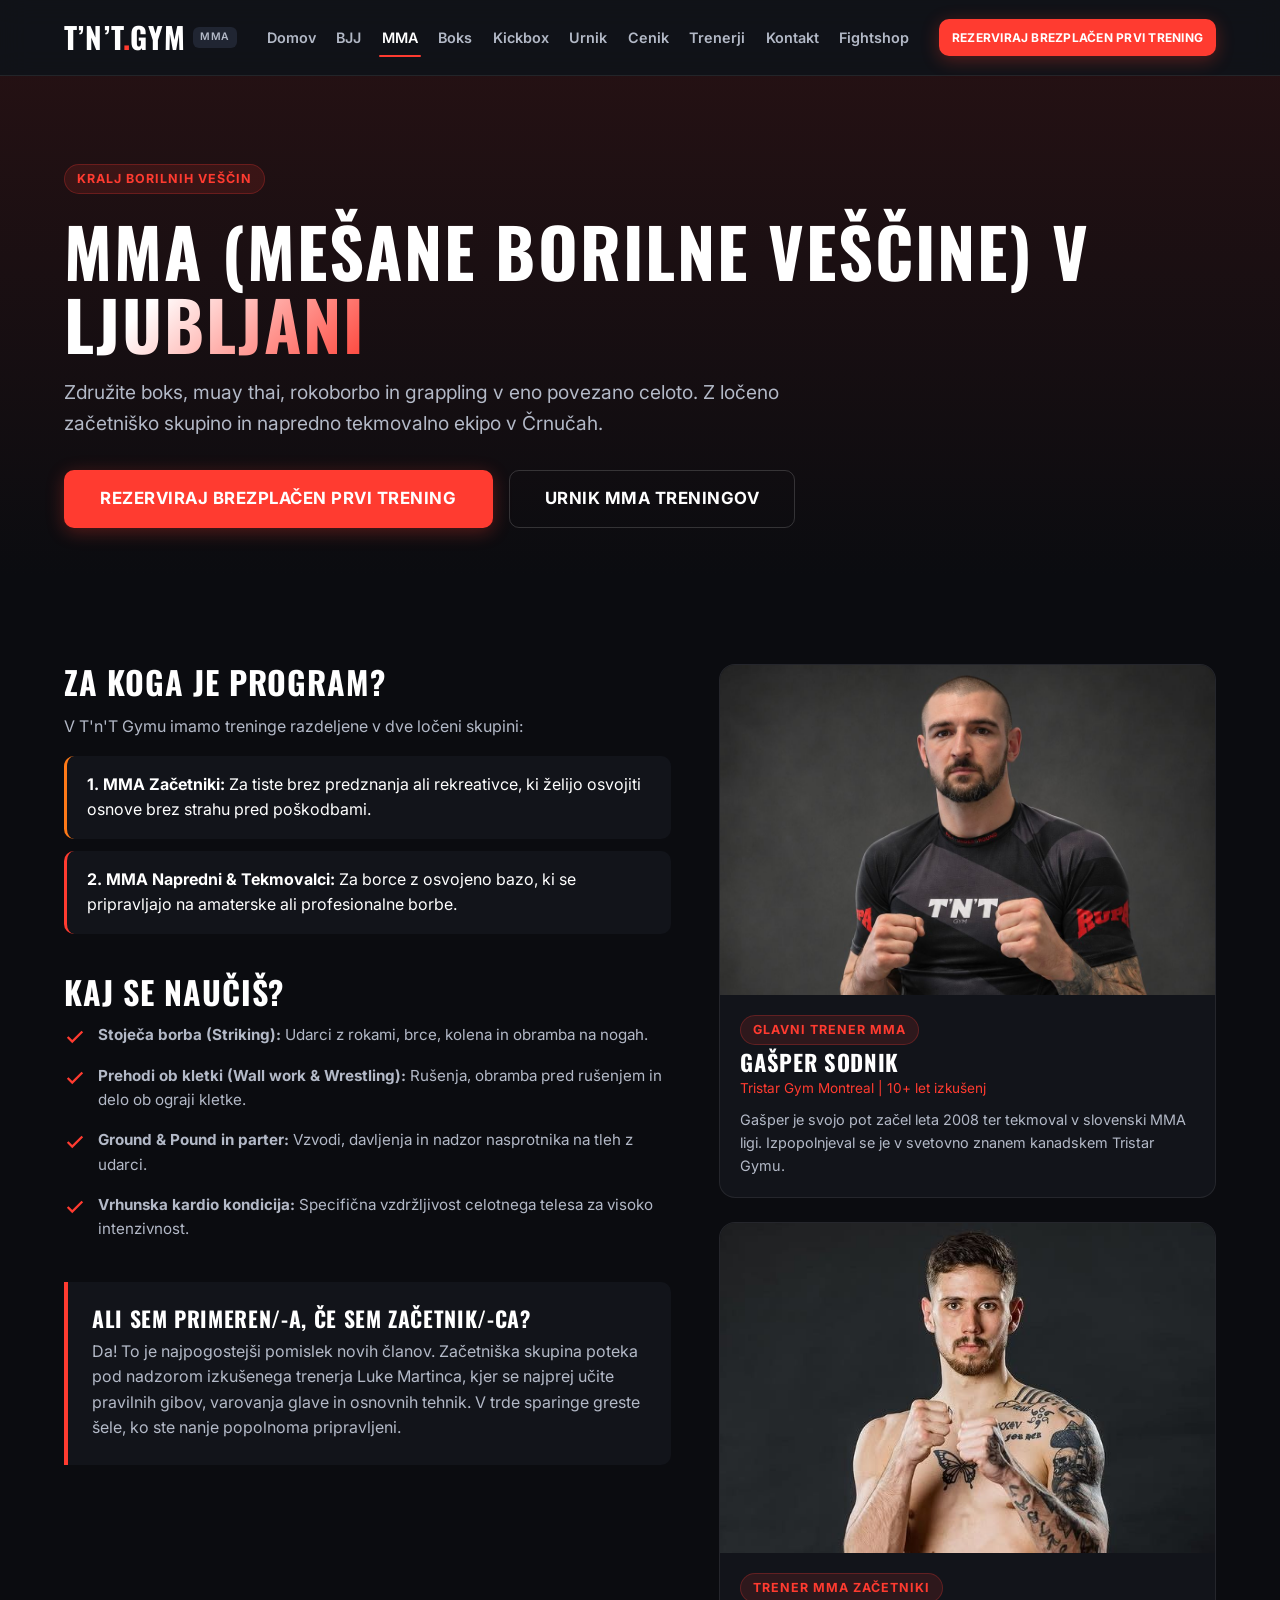
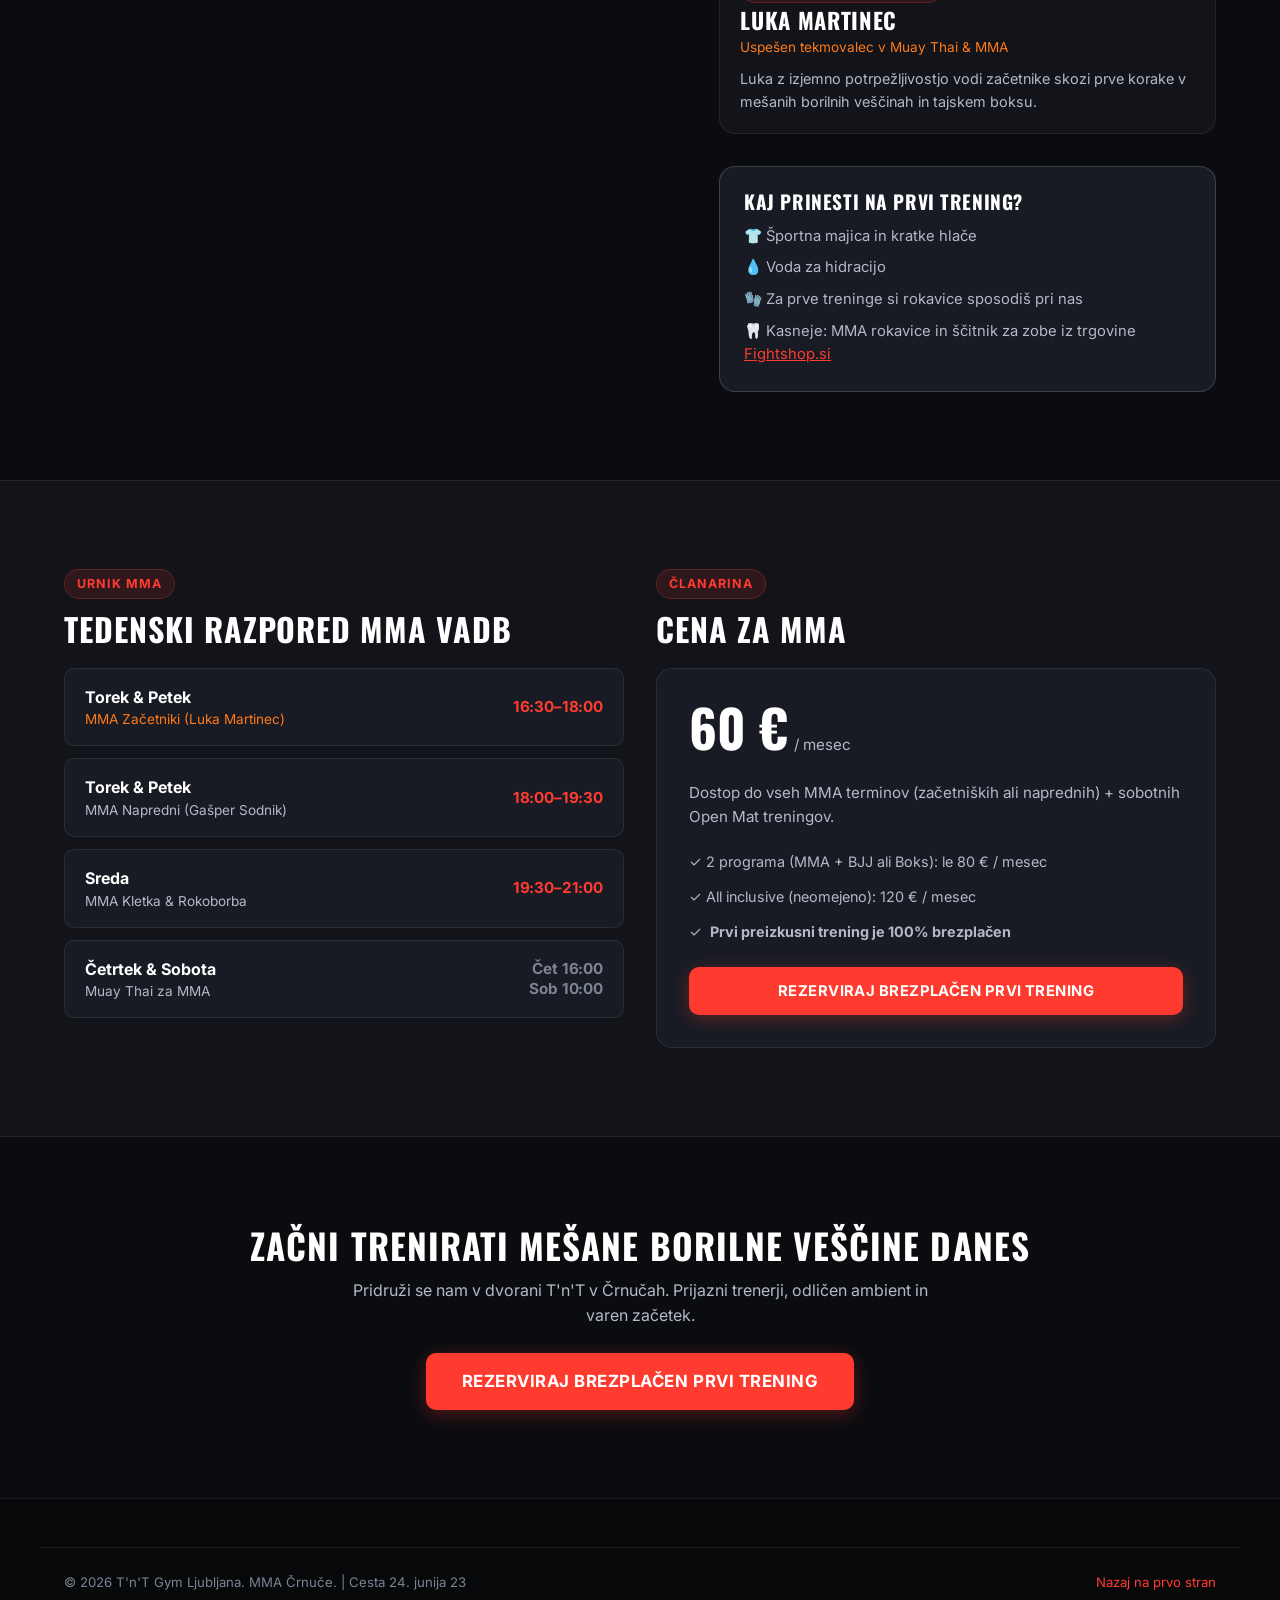
<file: mma.html>
<!DOCTYPE html>
<html lang="sl">
<head>
  <meta charset="utf-8">
  <meta name="viewport" content="width=device-width, initial-scale=1.0">
  <title>MMA Ljubljana (Mešane borilne veščine) | T'n'T Gym Črnuče</title>
  <meta name="description" content="MMA treningi v Ljubljani (Črnuče) za začetnike in tekmovalce. Udarci, rokoborba in parter v pravem ringu in kletki. Prvi trening je brezplačen!">
  <meta name="keywords" content="MMA Ljubljana, mešane borilne veščine Ljubljana, MMA začetniki Ljubljana, borilni klub Črnuče, Jakob Nedoh, kletka Ljubljana">
  <link rel="canonical" href="https://www.tnt-gym.si/mma.html">

  <link rel="preconnect" href="https://fonts.googleapis.com">
  <link rel="preconnect" href="https://fonts.gstatic.com" crossorigin>
  <link href="https://fonts.googleapis.com/css2?family=Inter:wght@400;500;600;700&family=Oswald:wght@500;600;700;800&display=swap" rel="stylesheet">
  <link rel="stylesheet" href="css/style.css">

  <script type="application/ld+json">
  {
    "@context": "https://schema.org",
    "@type": "Course",
    "name": "MMA (Mešane borilne veščine) v Ljubljani",
    "description": "Strukturirani MMA treningi z ločeno skupino za začetnike pod vodstvom Gašperja Sodnika in Luke Martinca v T'n'T Gym Črnuče.",
    "provider": {
      "@type": "SportsActivityLocation",
      "name": "T'n'T Gym Ljubljana",
      "url": "https://www.tnt-gym.si/"
    }
  }
  </script>
</head>
<body data-page-program="MMA">

  <!-- Sticky Header -->
  <header class="site-header">
    <div class="container header-container">
      <a href="index.html" class="brand-logo">
        <span>T’N’T<span class="logo-accent">.</span>GYM</span>
        <span class="brand-badge">MMA</span>
      </a>
      <nav class="nav-desktop">
        <a href="index.html" class="nav-link">Domov</a>
        <a href="bjj.html" class="nav-link">BJJ</a>
        <a href="mma.html" class="nav-link active">MMA</a>
        <a href="boks.html" class="nav-link">Boks</a>
        <a href="kickbox.html" class="nav-link">Kickbox</a>
        <a href="urnik.html" class="nav-link">Urnik</a>
        <a href="cenik.html" class="nav-link">Cenik</a>
        <a href="trenerji.html" class="nav-link">Trenerji</a>
        <a href="kontakt.html" class="nav-link">Kontakt</a>
        <a href="https://www.fightshop.si" class="nav-link" target="_blank" rel="noopener noreferrer">Fightshop</a>
      </nav>
      <div style="display: flex; align-items: center; gap: 1rem;">
        <button type="button" class="btn btn-primary btn-sm btn-booking-trigger" data-program="MMA">
          Rezerviraj brezplačen prvi trening
        </button>
        <button class="menu-toggle" aria-label="Meni"><span></span><span></span><span></span></button>
      </div>
    </div>
  </header>

  <!-- Mobile Drawer -->
  <div class="mobile-nav-backdrop"></div>
  <aside class="mobile-nav-drawer">
    <div>
      <span class="brand-logo">T’N’T<span class="logo-accent">.</span>GYM</span>
      <nav class="mobile-nav-links" style="margin-top: 1.5rem;">
        <a href="index.html" class="mobile-nav-link">Domov</a>
        <a href="bjj.html" class="mobile-nav-link">BJJ</a>
        <a href="mma.html" class="mobile-nav-link active">MMA</a>
        <a href="boks.html" class="mobile-nav-link">Boks</a>
        <a href="kickbox.html" class="mobile-nav-link">Kickbox &amp; Muay Thai</a>
        <a href="urnik.html" class="mobile-nav-link">Urnik</a>
        <a href="cenik.html" class="mobile-nav-link">Cenik</a>
        <a href="trenerji.html" class="mobile-nav-link">Trenerji</a>
        <a href="kontakt.html" class="mobile-nav-link">Kontakt</a>
        <a href="https://www.fightshop.si" class="mobile-nav-link" target="_blank" rel="noopener noreferrer">Fightshop</a>
      </nav>
    </div>
    <div style="margin-top: 2rem;">
      <button type="button" class="btn btn-primary btn-full btn-booking-trigger" data-program="MMA">
        Rezerviraj brezplačen trening
      </button>
    </div>
  </aside>

  <!-- Hero Section -->
  <section class="program-hero">
    <div class="container">
      <span class="section-tag">Kralj borilnih veščin</span>
      <h1 class="heading-hero" style="margin-top: 0.5rem;">
        MMA (MEŠANE BORILNE VEŠČINE) <span class="text-gradient">V LJUBLJANI</span>
      </h1>
      <p class="lead" style="max-width: 720px; margin-top: 1rem;">
        Združite boks, muay thai, rokoborbo in grappling v eno povezano celoto. Z ločeno začetniško skupino in napredno tekmovalno ekipo v Črnučah.
      </p>
      <div style="margin-top: 2rem; display: flex; flex-wrap: wrap; gap: 1rem;">
        <button type="button" class="btn btn-primary btn-lg btn-booking-trigger" data-program="MMA">
          Rezerviraj brezplačen prvi trening
        </button>
        <a href="#urnik-mma" class="btn btn-secondary btn-lg">Urnik MMA treningov</a>
      </div>
    </div>
  </section>

  <!-- Main Content Grid -->
  <section class="section">
    <div class="container">
      <div class="program-detail-grid">
        <div>
          <!-- Za koga je program -->
          <div style="margin-bottom: 2.5rem;">
            <h2 style="font-size: 2rem; margin-bottom: 0.75rem;">Za koga je program?</h2>
            <p style="color: var(--text-secondary); line-height: 1.7;">
              V T'n'T Gymu imamo treninge razdeljene v dve ločeni skupini:
            </p>
            <div style="margin-top: 1rem; display: flex; flex-direction: column; gap: 0.75rem;">
              <div style="background: var(--bg-surface-1); padding: 1rem 1.25rem; border-radius: var(--radius-md); border-left: 3px solid var(--color-orange);">
                <strong style="color: #ffffff;">1. MMA Začetniki:</strong> Za tiste brez predznanja ali rekreativce, ki želijo osvojiti osnove brez strahu pred poškodbami.
              </div>
              <div style="background: var(--bg-surface-1); padding: 1rem 1.25rem; border-radius: var(--radius-md); border-left: 3px solid var(--color-brand);">
                <strong style="color: #ffffff;">2. MMA Napredni &amp; Tekmovalci:</strong> Za borce z osvojeno bazo, ki se pripravljajo na amaterske ali profesionalne borbe.
              </div>
            </div>
          </div>

          <!-- Kaj se naučiš -->
          <div style="margin-bottom: 2.5rem;">
            <h2 style="font-size: 2rem; margin-bottom: 0.75rem;">Kaj se naučiš?</h2>
            <ul class="program-feature-list">
              <li>
                <svg width="22" height="22" viewBox="0 0 24 24" fill="none" stroke="currentColor" stroke-width="2.5"><polyline points="20 6 9 17 4 12"/></svg>
                <span><strong>Stoječa borba (Striking):</strong> Udarci z rokami, brce, kolena in obramba na nogah.</span>
              </li>
              <li>
                <svg width="22" height="22" viewBox="0 0 24 24" fill="none" stroke="currentColor" stroke-width="2.5"><polyline points="20 6 9 17 4 12"/></svg>
                <span><strong>Prehodi ob kletki (Wall work &amp; Wrestling):</strong> Rušenja, obramba pred rušenjem in delo ob ograji kletke.</span>
              </li>
              <li>
                <svg width="22" height="22" viewBox="0 0 24 24" fill="none" stroke="currentColor" stroke-width="2.5"><polyline points="20 6 9 17 4 12"/></svg>
                <span><strong>Ground &amp; Pound in parter:</strong> Vzvodi, davljenja in nadzor nasprotnika na tleh z udarci.</span>
              </li>
              <li>
                <svg width="22" height="22" viewBox="0 0 24 24" fill="none" stroke="currentColor" stroke-width="2.5"><polyline points="20 6 9 17 4 12"/></svg>
                <span><strong>Vrhunska kardio kondicija:</strong> Specifična vzdržljivost celotnega telesa za visoko intenzivnost.</span>
              </li>
            </ul>
          </div>

          <!-- Ali sem primeren/-a kot začetnik -->
          <div style="margin-bottom: 2.5rem; background: var(--bg-surface-1); border-left: 4px solid var(--color-brand); padding: 1.5rem; border-radius: 0 var(--radius-md) var(--radius-md) 0;">
            <h3 style="font-size: 1.35rem; margin-bottom: 0.5rem; color: #ffffff;">Ali sem primeren/-a, če sem začetnik/-ca?</h3>
            <p style="color: var(--text-secondary); line-height: 1.6;">
              Da! To je najpogostejši pomislek novih članov. Začetniška skupina poteka pod nadzorom izkušenega trenerja Luke Martinca, kjer se najprej učite pravilnih gibov, varovanja glave in osnovnih tehnik. V trde sparinge greste šele, ko ste nanje popolnoma pripravljeni.
            </p>
          </div>
        </div>

        <!-- Trener & Oprema -->
        <div>
          <!-- Coach Box Gašper Sodnik -->
          <div style="background: var(--bg-surface-1); border: 1px solid var(--border-subtle); border-radius: var(--radius-lg); overflow: hidden; margin-bottom: 1.5rem;">
            <img src="assets/images/coach-gasper-new.jpg" alt="Gašper Sodnik, glavni trener MMA" style="width: 100%; aspect-ratio: 3 / 2; object-fit: cover; object-position: center 20%;">
            <div style="padding: 1.25rem;">
              <span class="section-tag" style="margin-bottom: 0.25rem;">Glavni trener MMA</span>
              <h3 style="font-size: 1.4rem; margin-bottom: 0.25rem;">Gašper Sodnik</h3>
              <p style="font-size: 0.85rem; color: var(--color-brand); margin-bottom: 0.5rem;">Tristar Gym Montreal | 10+ let izkušenj</p>
              <p style="font-size: 0.9rem; color: var(--text-secondary); line-height: 1.6;">
                Gašper je svojo pot začel leta 2008 ter tekmoval v slovenski MMA ligi. Izpopolnjeval se je v svetovno znanem kanadskem Tristar Gymu.
              </p>
            </div>
          </div>

          <!-- Coach Box Luka Martinec -->
          <div style="background: var(--bg-surface-1); border: 1px solid var(--border-subtle); border-radius: var(--radius-lg); overflow: hidden; margin-bottom: 2rem;">
            <img src="assets/images/coach-luka.jpg" alt="Luka Martinec, trener začetnikov MMA" style="width: 100%; aspect-ratio: 3 / 2; object-fit: cover;">
            <div style="padding: 1.25rem;">
              <span class="section-tag" style="margin-bottom: 0.25rem;">Trener MMA začetniki</span>
              <h3 style="font-size: 1.4rem; margin-bottom: 0.25rem;">Luka Martinec</h3>
              <p style="font-size: 0.85rem; color: var(--color-orange); margin-bottom: 0.5rem;">Uspešen tekmovalec v Muay Thai &amp; MMA</p>
              <p style="font-size: 0.9rem; color: var(--text-secondary); line-height: 1.6;">
                Luka z izjemno potrpežljivostjo vodi začetnike skozi prve korake v mešanih borilnih veščinah in tajskem boksu.
              </p>
            </div>
          </div>

          <!-- Kaj prinesti -->
          <div style="background: var(--bg-surface-2); border: 1px solid var(--border-strong); border-radius: var(--radius-lg); padding: 1.5rem;">
            <h4 style="font-size: 1.2rem; margin-bottom: 0.75rem; color: #ffffff;">Kaj prinesti na prvi trening?</h4>
            <ul style="display: flex; flex-direction: column; gap: 0.5rem; font-size: 0.925rem; color: var(--text-secondary);">
              <li>👕 Športna majica in kratke hlače</li>
              <li>💧 Voda za hidracijo</li>
              <li>🧤 Za prve treninge si rokavice sposodiš pri nas</li>
              <li>🦷 Kasneje: MMA rokavice in ščitnik za zobe iz trgovine <a href="https://www.fightshop.si" target="_blank" rel="noopener noreferrer" style="color: var(--color-brand); text-decoration: underline;">Fightshop.si</a></li>
            </ul>
          </div>
        </div>
      </div>
    </div>
  </section>

  <!-- Urnik in Cenik za MMA -->
  <section class="section" id="urnik-mma" style="background: var(--bg-surface-1); border-top: 1px solid var(--border-subtle); border-bottom: 1px solid var(--border-subtle);">
    <div class="container">
      <div class="grid-2">
        <!-- Urnik -->
        <div>
          <span class="section-tag">Urnik MMA</span>
          <h2 style="font-size: 2rem; margin-bottom: 1.25rem;">Tedenski razpored MMA vadb</h2>
          <div class="program-schedule-list">
            <div class="program-schedule-card">
              <div class="program-schedule-info">
                <strong>Torek &amp; Petek</strong>
                <span style="color: var(--color-orange);">MMA Začetniki (Luka Martinec)</span>
              </div>
              <span class="program-schedule-time">16:30–18:00</span>
            </div>

            <div class="program-schedule-card">
              <div class="program-schedule-info">
                <strong>Torek &amp; Petek</strong>
                <span style="color: var(--text-secondary);">MMA Napredni (Gašper Sodnik)</span>
              </div>
              <span class="program-schedule-time">18:00–19:30</span>
            </div>

            <div class="program-schedule-card">
              <div class="program-schedule-info">
                <strong>Sreda</strong>
                <span style="color: var(--text-secondary);">MMA Kletka &amp; Rokoborba</span>
              </div>
              <span class="program-schedule-time">19:30–21:00</span>
            </div>

            <div class="program-schedule-card">
              <div class="program-schedule-info">
                <strong>Četrtek &amp; Sobota</strong>
                <span style="color: var(--text-secondary);">Muay Thai za MMA</span>
              </div>
              <span class="program-schedule-time is-muted program-schedule-time-combined">
                <span>Čet 16:00</span>
                <span>Sob 10:00</span>
              </span>
            </div>
          </div>
        </div>

        <!-- Cenik -->
        <div>
          <span class="section-tag">Članarina</span>
          <h2 style="font-size: 2rem; margin-bottom: 1.25rem;">Cena za MMA</h2>
          <div class="pricing-card" style="background: var(--bg-surface-2);">
            <div class="pricing-amount">
              <span class="price">60 €</span>
              <span class="period">/ mesec</span>
            </div>
            <p style="color: var(--text-secondary); margin-bottom: 1.25rem; font-size: 0.95rem;">
              Dostop do vseh MMA terminov (začetniških ali naprednih) + sobotnih Open Mat treningov.
            </p>
            <ul class="pricing-features" style="margin-bottom: 1.5rem;">
              <li>✓ 2 programa (MMA + BJJ ali Boks): le 80 € / mesec</li>
              <li>✓ All inclusive (neomejeno): 120 € / mesec</li>
              <li>✓ <strong>Prvi preizkusni trening je 100% brezplačen</strong></li>
            </ul>
            <button type="button" class="btn btn-primary btn-full btn-booking-trigger" data-program="MMA">
              Rezerviraj brezplačen prvi trening
            </button>
          </div>
        </div>
      </div>
    </div>
  </section>

  <!-- CTA Banner -->
  <section class="section">
    <div class="container" style="text-align: center;">
      <h2 style="font-size: 2.2rem; margin-bottom: 0.75rem;">Začni trenirati mešane borilne veščine danes</h2>
      <p style="color: var(--text-secondary); max-width: 580px; margin: 0 auto 1.5rem auto;">
        Pridruži se nam v dvorani T'n'T v Črnučah. Prijazni trenerji, odličen ambient in varen začetek.
      </p>
      <button type="button" class="btn btn-primary btn-lg btn-booking-trigger" data-program="MMA">
        Rezerviraj brezplačen prvi trening
      </button>
    </div>
  </section>

  <!-- Footer -->
  <footer class="site-footer">
    <div class="container footer-bottom">
      <div>&copy; 2026 T'n'T Gym Ljubljana. MMA Črnuče. | Cesta 24. junija 23</div>
      <div><a href="index.html" style="color: var(--color-brand);">Nazaj na prvo stran</a></div>
    </div>
  </footer>

  <!-- =========================================================================
       REUSABLE BOOKING MODAL (FORMSPREE INTEGRATION)
       ========================================================================= -->
  <div class="modal-overlay" id="bookingModal" role="dialog" aria-modal="true" aria-labelledby="modalTitle" aria-hidden="true">
    <div class="modal-dialog" tabindex="-1">
      <button type="button" class="modal-close-btn" data-close-modal aria-label="Zapri obrazec">✕</button>

      <form
        id="bookingForm"
        action="https://formspree.io/f/xdealjvo"
        method="POST"
        novalidate
      >
        <span class="section-tag" style="margin-bottom: 0.5rem;">Brezplačen preizkus</span>
        <h2 id="modalTitle" style="font-size: 1.85rem; margin-bottom: 0.5rem;">Rezerviraj brezplačen prvi trening</h2>
        <p style="font-size: 0.9rem; color: var(--text-secondary); margin-bottom: 1.25rem;">
          Izpolni spodnja polja. Po oddaji te kontaktiramo za potrditev termina in kratek nasvet glede opreme.
        </p>

        <input
          type="text"
          name="_gotcha"
          tabindex="-1"
          autocomplete="off"
          aria-hidden="true"
          class="honeypot"
        >

        <div id="bookingErrorBanner" class="form-error-banner" role="alert" aria-live="polite" hidden></div>

        <div class="form-group">
          <label for="booking-ime" class="form-label">Ime in priimek *</label>
          <input
            type="text"
            id="booking-ime"
            name="ime_in_priimek"
            class="form-control"
            placeholder="npr. Luka Kovač"
            autocomplete="name"
            required
          >
        </div>

        <div class="form-row">
          <div class="form-group">
            <label for="booking-telefon" class="form-label">Telefon *</label>
            <input
              type="tel"
              id="booking-telefon"
              name="telefon"
              class="form-control"
              placeholder="041 123 456"
              autocomplete="tel"
              required
            >
          </div>
          <div class="form-group">
            <label for="booking-email" class="form-label">E-pošta *</label>
            <input
              type="email"
              id="booking-email"
              name="email"
              class="form-control"
              placeholder="Vpišite svoj e-poštni naslov"
              autocomplete="email"
              required
            >
          </div>
        </div>

        <div class="form-row">
          <div class="form-group">
            <label for="booking-program" class="form-label">Izberi program *</label>
            <select
              id="booking-program"
              name="program"
              class="form-control"
              required
            >
              <option value="" disabled selected>Izberi program ...</option>
              <option value="BJJ">BJJ</option>
              <option value="MMA">MMA</option>
              <option value="Boks">Boks</option>
              <option value="Kickbox &amp; Muay Thai">Kickbox &amp; Muay Thai</option>
              <option value="Otroški boks">Otroški boks</option>
              <option value="Nisem prepričan/-a">Nisem prepričan/-a</option>
            </select>
          </div>
          <div class="form-group">
            <label for="booking-izkusnje" class="form-label">Stopnja izkušenj *</label>
            <select
              id="booking-izkusnje"
              name="stopnja_izkusenj"
              class="form-control"
              required
            >
              <option value="" disabled selected>Izberi stopnjo izkušenj ...</option>
              <option value="Popolni začetnik/-ca">Popolni začetnik/-ca</option>
              <option value="Nekaj izkušenj">Nekaj izkušenj</option>
              <option value="Napredni/-a">Napredni/-a</option>
            </select>
          </div>
        </div>

        <div class="form-group">
          <label for="booking-termin" class="form-label">Želeni dan ali termin</label>
          <input
            type="text"
            id="booking-termin"
            name="zeleni_termin"
            class="form-control"
            placeholder="npr. Torek ob 16:30 ali čim prej"
          >
        </div>

        <div class="form-group">
          <label for="booking-sporocilo" class="form-label">Sporočilo</label>
          <textarea
            id="booking-sporocilo"
            name="sporocilo"
            class="form-control"
            rows="2"
            placeholder="Morebitno vprašanje za trenerja..."
          ></textarea>
        </div>

        <div class="form-group form-checkbox-group">
          <input
            type="checkbox"
            id="booking-gdpr"
            name="privacy_consent"
            value="da"
            class="form-checkbox"
            required
          >
          <label for="booking-gdpr" class="form-checkbox-label">
            Strinjam se, da T’n’T Gym moje podatke uporabi izključno za odgovor na moje povpraševanje.
          </label>
        </div>

        <button type="submit" id="bookingSubmitBtn" class="btn btn-primary btn-full btn-lg" style="margin-top: 0.5rem;">
          Potrdi rezervacijo
        </button>
        <p style="text-align: center; font-size: 0.75rem; color: var(--text-muted); margin-top: 0.75rem;">
          Brez obveznosti. Prvi trening je 100% brezplačen.
        </p>
      </form>

      <div id="bookingSuccessState" class="success-state" role="status" aria-live="polite" hidden>
        <div class="success-icon">
          <svg width="40" height="40" viewBox="0 0 24 24" fill="none" stroke="currentColor" stroke-width="3"><polyline points="20 6 9 17 4 12"/></svg>
        </div>
        <p style="color: #ffffff; font-size: 1.05rem; font-weight: 600; line-height: 1.6; margin-bottom: 1.5rem;">
          Hvala! Tvojo prijavo smo prejeli. Kontaktirali te bomo čim prej za potrditev brezplačnega treninga.
        </p>
        <button type="button" class="btn btn-secondary btn-full" data-close-modal>
          Zapri
        </button>
      </div>
    </div>
  </div>

  <script src="js/schedule-data.js"></script>
  <script src="js/main.js"></script>
</body>
</html>
</file>
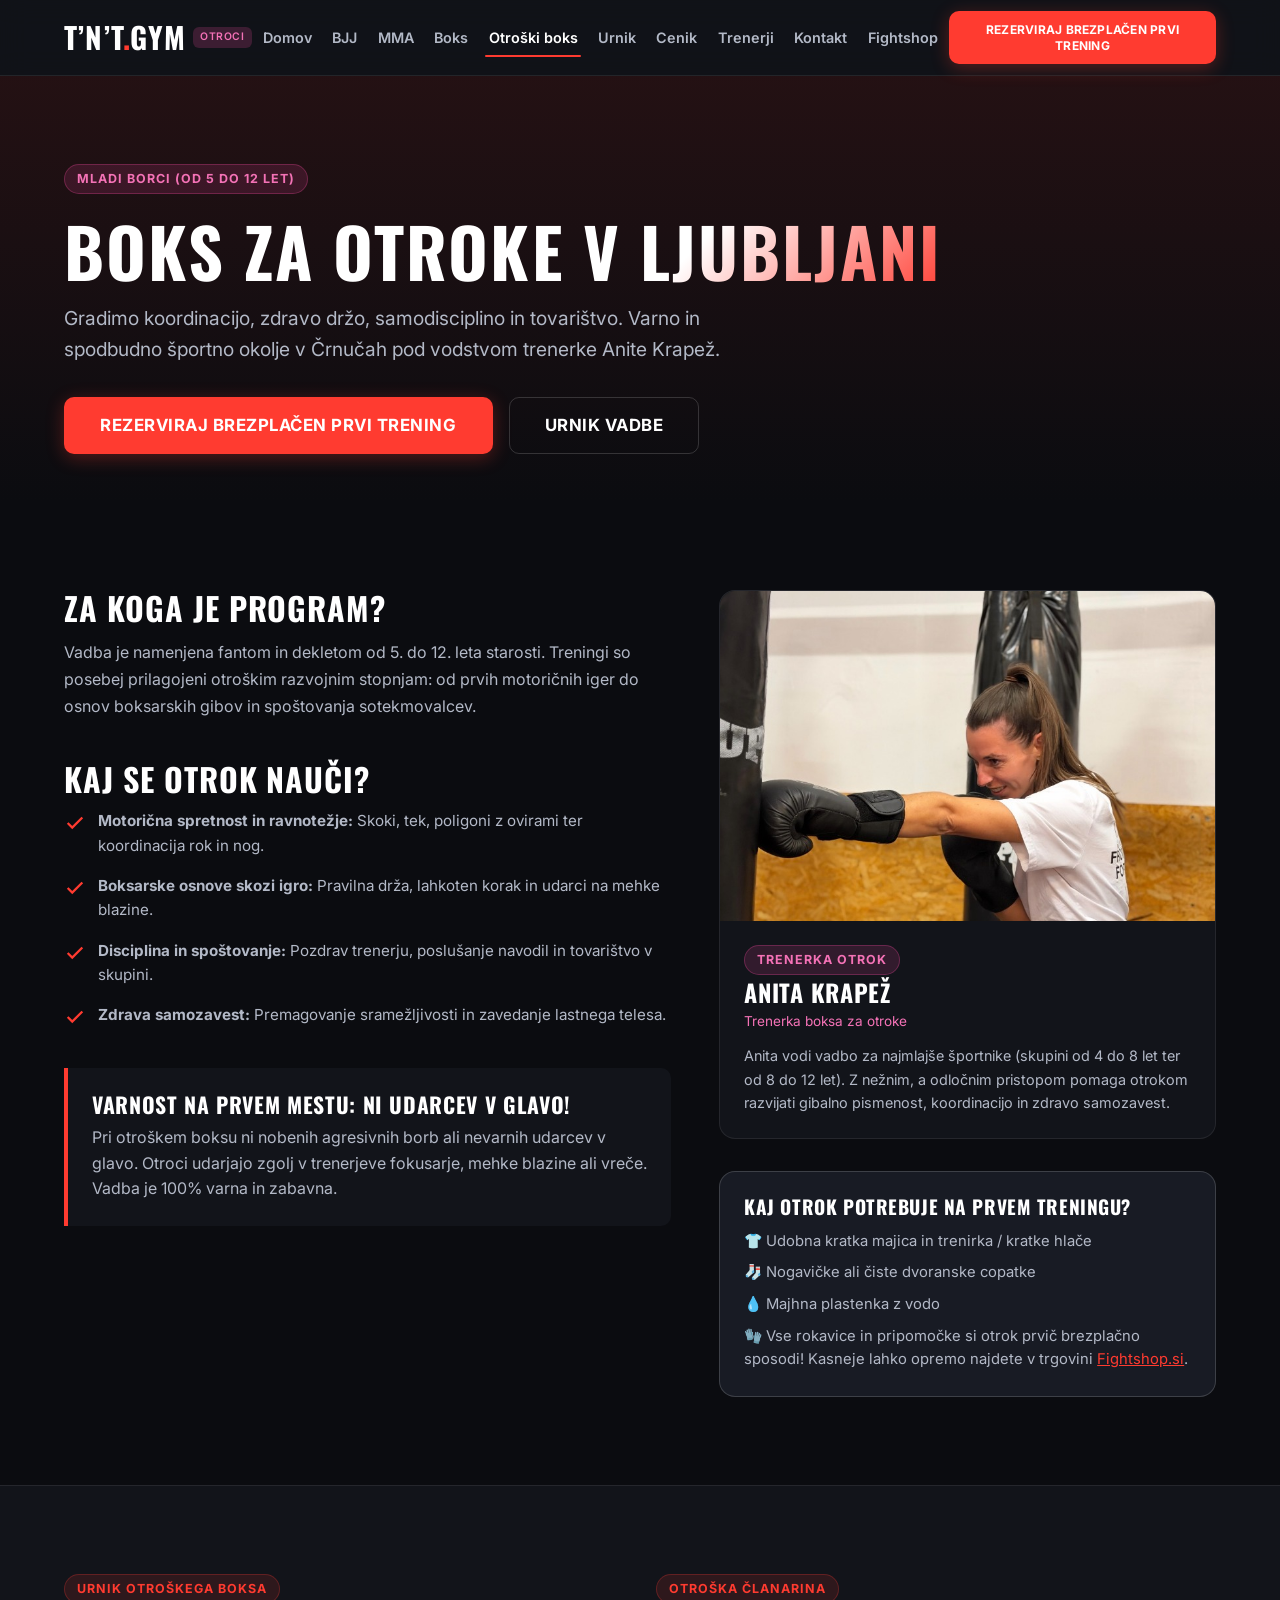
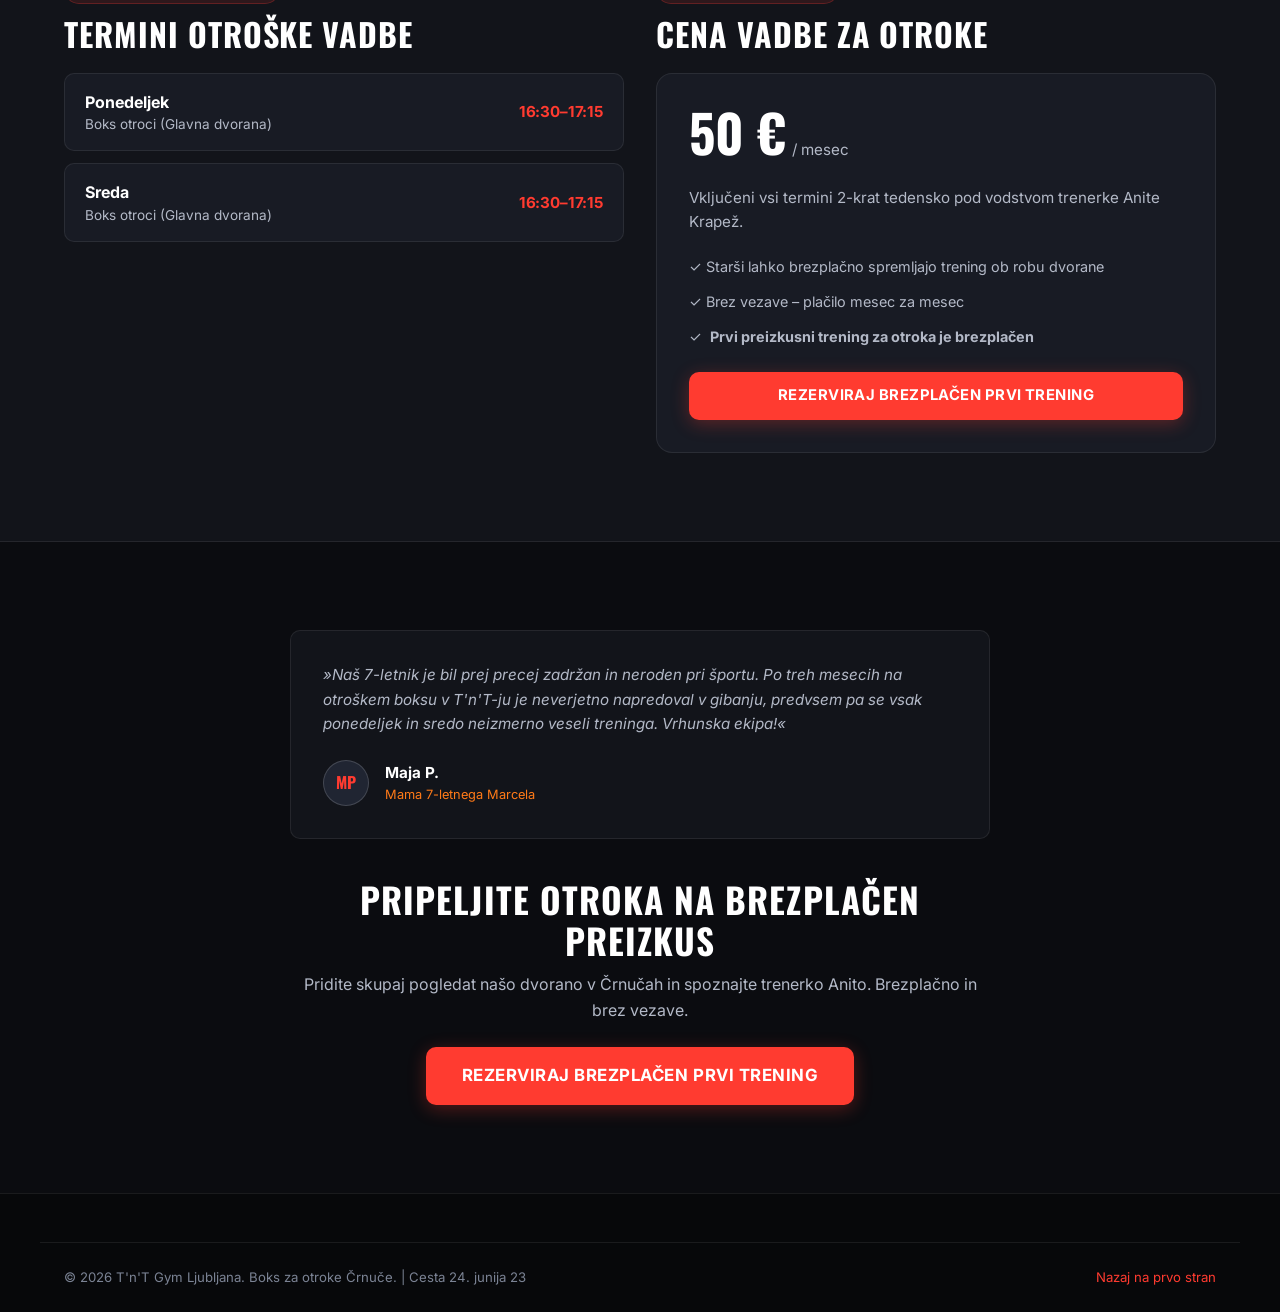
<file: otroci.html>
<!DOCTYPE html>
<html lang="sl">
<head>
  <meta charset="utf-8">
  <meta name="viewport" content="width=device-width, initial-scale=1.0">
  <title>Boks za otroke Ljubljana (od 5 do 12 let) | T'n'T Gym Črnuče</title>
  <meta name="description" content="Vadba boksa za otroke v Ljubljani (Črnuče). Razvoj motorike, samodiscipline in koordinacije skozi igro pod vodstvom trenerke Anite Krapež. Brezplačen prvi obisk!">
  <meta name="keywords" content="boks za otroke Ljubljana, otroški boks Črnuče, borilne veščine za otroke Ljubljana, Anita Krapež">
  <link rel="canonical" href="https://www.tnt-gym.si/otroci.html">

  <link rel="preconnect" href="https://fonts.googleapis.com">
  <link rel="preconnect" href="https://fonts.gstatic.com" crossorigin>
  <link href="https://fonts.googleapis.com/css2?family=Inter:wght@400;500;600;700&family=Oswald:wght@500;600;700;800&display=swap" rel="stylesheet">
  <link rel="stylesheet" href="css/style.css">

  <script type="application/ld+json">
  {
    "@context": "https://schema.org",
    "@type": "Course",
    "name": "Boks za otroke v Ljubljani (Črnuče)",
    "description": "Otroška boksarska šola s poudarkom na motoriki, zdravi drži in spoštovanju pod vodstvom trenerke Anite Krapež.",
    "provider": {
      "@type": "SportsActivityLocation",
      "name": "T'n'T Gym Ljubljana",
      "url": "https://www.tnt-gym.si/"
    }
  }
  </script>
</head>
<body data-page-program="Otroški boks">

  <!-- Sticky Header -->
  <header class="site-header">
    <div class="container header-container">
      <a href="index.html" class="brand-logo">
        <span>T’N’T<span class="logo-accent">.</span>GYM</span>
        <span class="brand-badge" style="background: rgba(236, 72, 153, 0.2); color: #f472b6;">OTROCI</span>
      </a>
      <nav class="nav-desktop">
        <a href="index.html" class="nav-link">Domov</a>
        <a href="bjj.html" class="nav-link">BJJ</a>
        <a href="mma.html" class="nav-link">MMA</a>
        <a href="boks.html" class="nav-link">Boks</a>
        <a href="otroci.html" class="nav-link active">Otroški boks</a>
        <a href="urnik.html" class="nav-link">Urnik</a>
        <a href="cenik.html" class="nav-link">Cenik</a>
        <a href="trenerji.html" class="nav-link">Trenerji</a>
        <a href="kontakt.html" class="nav-link">Kontakt</a>
        <a href="https://www.fightshop.si" class="nav-link" target="_blank" rel="noopener noreferrer">Fightshop</a>
      </nav>
      <div style="display: flex; align-items: center; gap: 1rem;">
        <button type="button" class="btn btn-primary btn-sm btn-booking-trigger" data-program="Otroški boks">
          Rezerviraj brezplačen prvi trening
        </button>
        <button class="menu-toggle" aria-label="Meni"><span></span><span></span><span></span></button>
      </div>
    </div>
  </header>

  <!-- Mobile Drawer -->
  <div class="mobile-nav-backdrop"></div>
  <aside class="mobile-nav-drawer">
    <div>
      <span class="brand-logo">T’N’T<span class="logo-accent">.</span>GYM</span>
      <nav class="mobile-nav-links" style="margin-top: 1.5rem;">
        <a href="index.html" class="mobile-nav-link">Domov</a>
        <a href="bjj.html" class="mobile-nav-link">BJJ</a>
        <a href="mma.html" class="mobile-nav-link">MMA</a>
        <a href="boks.html" class="mobile-nav-link">Boks</a>
        <a href="kickbox.html" class="mobile-nav-link">Kickbox &amp; Muay Thai</a>
        <a href="otroci.html" class="mobile-nav-link active">Otroški boks</a>
        <a href="urnik.html" class="mobile-nav-link">Urnik</a>
        <a href="cenik.html" class="mobile-nav-link">Cenik</a>
        <a href="trenerji.html" class="mobile-nav-link">Trenerji</a>
        <a href="kontakt.html" class="mobile-nav-link">Kontakt</a>
        <a href="https://www.fightshop.si" class="mobile-nav-link" target="_blank" rel="noopener noreferrer">Fightshop</a>
      </nav>
    </div>
    <div style="margin-top: 2rem;">
      <button type="button" class="btn btn-primary btn-full btn-booking-trigger" data-program="Otroški boks">
        Rezerviraj brezplačen trening
      </button>
    </div>
  </aside>

  <!-- Hero Section -->
  <section class="program-hero">
    <div class="container">
      <span class="section-tag" style="background: rgba(236,72,153,0.15); border-color: rgba(236,72,153,0.3); color: #f472b6;">Mladi borci (od 5 do 12 let)</span>
      <h1 class="heading-hero" style="margin-top: 0.5rem;">
        BOKS ZA OTROKE <span class="text-gradient">V LJUBLJANI</span>
      </h1>
      <p class="lead" style="max-width: 720px; margin-top: 1rem;">
        Gradimo koordinacijo, zdravo držo, samodisciplino in tovarištvo. Varno in spodbudno športno okolje v Črnučah pod vodstvom trenerke Anite Krapež.
      </p>
      <div style="margin-top: 2rem; display: flex; flex-wrap: wrap; gap: 1rem;">
        <button type="button" class="btn btn-primary btn-lg btn-booking-trigger" data-program="Otroški boks">
          Rezerviraj brezplačen prvi trening
        </button>
        <a href="#urnik-otroci" class="btn btn-secondary btn-lg">Urnik vadbe</a>
      </div>
    </div>
  </section>

  <!-- Detailed Content Grid -->
  <section class="section">
    <div class="container">
      <div class="program-detail-grid">
        <div>
          <!-- Za koga je program -->
          <div style="margin-bottom: 2.5rem;">
            <h2 style="font-size: 2rem; margin-bottom: 0.75rem;">Za koga je program?</h2>
            <p style="color: var(--text-secondary); line-height: 1.7;">
              Vadba je namenjena fantom in dekletom od 5. do 12. leta starosti. Treningi so posebej prilagojeni otroškim razvojnim stopnjam: od prvih motoričnih iger do osnov boksarskih gibov in spoštovanja sotekmovalcev.
            </p>
          </div>

          <!-- Kaj se otrok nauči -->
          <div style="margin-bottom: 2.5rem;">
            <h2 style="font-size: 2rem; margin-bottom: 0.75rem;">Kaj se otrok nauči?</h2>
            <ul class="program-feature-list">
              <li>
                <svg width="22" height="22" viewBox="0 0 24 24" fill="none" stroke="currentColor" stroke-width="2.5"><polyline points="20 6 9 17 4 12"/></svg>
                <span><strong>Motorična spretnost in ravnotežje:</strong> Skoki, tek, poligoni z ovirami ter koordinacija rok in nog.</span>
              </li>
              <li>
                <svg width="22" height="22" viewBox="0 0 24 24" fill="none" stroke="currentColor" stroke-width="2.5"><polyline points="20 6 9 17 4 12"/></svg>
                <span><strong>Boksarske osnove skozi igro:</strong> Pravilna drža, lahkoten korak in udarci na mehke blazine.</span>
              </li>
              <li>
                <svg width="22" height="22" viewBox="0 0 24 24" fill="none" stroke="currentColor" stroke-width="2.5"><polyline points="20 6 9 17 4 12"/></svg>
                <span><strong>Disciplina in spoštovanje:</strong> Pozdrav trenerju, poslušanje navodil in tovarištvo v skupini.</span>
              </li>
              <li>
                <svg width="22" height="22" viewBox="0 0 24 24" fill="none" stroke="currentColor" stroke-width="2.5"><polyline points="20 6 9 17 4 12"/></svg>
                <span><strong>Zdrava samozavest:</strong> Premagovanje sramežljivosti in zavedanje lastnega telesa.</span>
              </li>
            </ul>
          </div>

          <!-- Varnost za začetnike -->
          <div style="margin-bottom: 2.5rem; background: var(--bg-surface-1); border-left: 4px solid var(--color-brand); padding: 1.5rem; border-radius: 0 var(--radius-md) var(--radius-md) 0;">
            <h3 style="font-size: 1.35rem; margin-bottom: 0.5rem; color: #ffffff;">Varnost na prvem mestu: Ni udarcev v glavo!</h3>
            <p style="color: var(--text-secondary); line-height: 1.6;">
              Pri otroškem boksu ni nobenih agresivnih borb ali nevarnih udarcev v glavo. Otroci udarjajo zgolj v trenerjeve fokusarje, mehke blazine ali vreče. Vadba je 100% varna in zabavna.
            </p>
          </div>
        </div>

        <!-- Trenerka & Oprema -->
        <div>
          <!-- Coach Box Anita Krapež -->
          <div style="background: var(--bg-surface-1); border: 1px solid var(--border-subtle); border-radius: var(--radius-lg); overflow: hidden; margin-bottom: 2rem;">
            <img src="assets/images/anita-krapez-trening.jpg" alt="Anita Krapež, trenerka boksa za otroke" style="width: 100%; aspect-ratio: 3 / 2; object-fit: cover; object-position: center 30%;">
            <div style="padding: 1.5rem;">
              <span class="section-tag" style="background: rgba(236,72,153,0.15); color: #f472b6; border-color: rgba(236,72,153,0.3); margin-bottom: 0.25rem;">Trenerka otrok</span>
              <h3 style="font-size: 1.5rem; margin-bottom: 0.25rem;">Anita Krapež</h3>
              <p style="font-size: 0.85rem; color: #f472b6; margin-bottom: 0.75rem;">Trenerka boksa za otroke</p>
              <p style="font-size: 0.9rem; color: var(--text-secondary); line-height: 1.6; margin-bottom: 0;">
                Anita vodi vadbo za najmlajše športnike (skupini od 4 do 8 let ter od 8 do 12 let). Z nežnim, a odločnim pristopom pomaga otrokom razvijati gibalno pismenost, koordinacijo in zdravo samozavest.
              </p>
            </div>
          </div>

          <!-- Kaj prinesti -->
          <div style="background: var(--bg-surface-2); border: 1px solid var(--border-strong); border-radius: var(--radius-lg); padding: 1.5rem;">
            <h4 style="font-size: 1.2rem; margin-bottom: 0.75rem; color: #ffffff;">Kaj otrok potrebuje na prvem treningu?</h4>
            <ul style="display: flex; flex-direction: column; gap: 0.5rem; font-size: 0.925rem; color: var(--text-secondary);">
              <li>👕 Udobna kratka majica in trenirka / kratke hlače</li>
              <li>🧦 Nogavičke ali čiste dvoranske copatke</li>
              <li>💧 Majhna plastenka z vodo</li>
              <li>🧤 Vse rokavice in pripomočke si otrok prvič brezplačno sposodi! Kasneje lahko opremo najdete v trgovini <a href="https://www.fightshop.si" target="_blank" rel="noopener noreferrer" style="color: var(--color-brand); text-decoration: underline;">Fightshop.si</a>.</li>
            </ul>
          </div>
        </div>
      </div>
    </div>
  </section>

  <!-- Urnik in Cenik za Otroški boks -->
  <section class="section" id="urnik-otroci" style="background: var(--bg-surface-1); border-top: 1px solid var(--border-subtle); border-bottom: 1px solid var(--border-subtle);">
    <div class="container">
      <div class="grid-2">
        <!-- Urnik -->
        <div>
          <span class="section-tag">Urnik otroškega boksa</span>
          <h2 style="font-size: 2rem; margin-bottom: 1.25rem;">Termini otroške vadbe</h2>
          <div class="program-schedule-list">
            <div class="program-schedule-card">
              <div class="program-schedule-info">
                <strong>Ponedeljek</strong>
                <span style="color: var(--text-secondary);">Boks otroci (Glavna dvorana)</span>
              </div>
              <span class="program-schedule-time">16:30–17:15</span>
            </div>

            <div class="program-schedule-card">
              <div class="program-schedule-info">
                <strong>Sreda</strong>
                <span style="color: var(--text-secondary);">Boks otroci (Glavna dvorana)</span>
              </div>
              <span class="program-schedule-time">16:30–17:15</span>
            </div>
          </div>
        </div>

        <!-- Cenik -->
        <div>
          <span class="section-tag">Otroška članarina</span>
          <h2 style="font-size: 2rem; margin-bottom: 1.25rem;">Cena vadbe za otroke</h2>
          <div class="pricing-card" style="background: var(--bg-surface-2);">
            <div class="pricing-amount">
              <span class="price">50 €</span>
              <span class="period">/ mesec</span>
            </div>
            <p style="color: var(--text-secondary); margin-bottom: 1.25rem; font-size: 0.95rem;">
              Vključeni vsi termini 2-krat tedensko pod vodstvom trenerke Anite Krapež.
            </p>
            <ul class="pricing-features" style="margin-bottom: 1.5rem;">
              <li>✓ Starši lahko brezplačno spremljajo trening ob robu dvorane</li>
              <li>✓ Brez vezave – plačilo mesec za mesec</li>
              <li>✓ <strong>Prvi preizkusni trening za otroka je brezplačen</strong></li>
            </ul>
            <button type="button" class="btn btn-primary btn-full btn-booking-trigger" data-program="Otroški boks">
              Rezerviraj brezplačen prvi trening
            </button>
          </div>
        </div>
      </div>
    </div>
  </section>

  <!-- Mnenje staršev & CTA -->
  <section class="section">
    <div class="container">
      <div style="max-width: 700px; margin: 0 auto; text-align: center;">
        <article class="testimonial-card" style="margin-bottom: 2.5rem; text-align: left;">
          <p class="testimonial-quote">
            »Naš 7-letnik je bil prej precej zadržan in neroden pri športu. Po treh mesecih na otroškem boksu v T'n'T-ju je neverjetno napredoval v gibanju, predvsem pa se vsak ponedeljek in sredo neizmerno veseli treninga. Vrhunska ekipa!«
          </p>
          <div class="testimonial-author">
            <div class="author-avatar">MP</div>
            <div>
              <div class="author-name">Maja P.</div>
              <div class="author-role">Mama 7-letnega Marcela</div>
            </div>
          </div>
        </article>

        <h2 style="font-size: 2.2rem; margin-bottom: 0.75rem;">Pripeljite otroka na brezplačen preizkus</h2>
        <p style="color: var(--text-secondary); margin-bottom: 1.5rem;">
          Pridite skupaj pogledat našo dvorano v Črnučah in spoznajte trenerko Anito. Brezplačno in brez vezave.
        </p>
        <button type="button" class="btn btn-primary btn-lg btn-booking-trigger" data-program="Otroški boks">
          Rezerviraj brezplačen prvi trening
        </button>
      </div>
    </div>
  </section>

  <!-- Footer -->
  <footer class="site-footer">
    <div class="container footer-bottom">
      <div>&copy; 2026 T'n'T Gym Ljubljana. Boks za otroke Črnuče. | Cesta 24. junija 23</div>
      <div><a href="index.html" style="color: var(--color-brand);">Nazaj na prvo stran</a></div>
    </div>
  </footer>

  <!-- =========================================================================
       REUSABLE BOOKING MODAL (FORMSPREE INTEGRATION)
       ========================================================================= -->
  <div class="modal-overlay" id="bookingModal" role="dialog" aria-modal="true" aria-labelledby="modalTitle" aria-hidden="true">
    <div class="modal-dialog" tabindex="-1">
      <button type="button" class="modal-close-btn" data-close-modal aria-label="Zapri obrazec">✕</button>

      <form
        id="bookingForm"
        action="https://formspree.io/f/xdealjvo"
        method="POST"
        novalidate
      >
        <span class="section-tag" style="margin-bottom: 0.5rem;">Brezplačen preizkus</span>
        <h2 id="modalTitle" style="font-size: 1.85rem; margin-bottom: 0.5rem;">Rezerviraj brezplačen prvi trening</h2>
        <p style="font-size: 0.9rem; color: var(--text-secondary); margin-bottom: 1.25rem;">
          Izpolni spodnja polja. Po oddaji te kontaktiramo za potrditev termina in kratek nasvet glede opreme.
        </p>

        <input
          type="text"
          name="_gotcha"
          tabindex="-1"
          autocomplete="off"
          aria-hidden="true"
          class="honeypot"
        >

        <div id="bookingErrorBanner" class="form-error-banner" role="alert" aria-live="polite" hidden></div>

        <div class="form-group">
          <label for="booking-ime" class="form-label">Ime in priimek *</label>
          <input
            type="text"
            id="booking-ime"
            name="ime_in_priimek"
            class="form-control"
            placeholder="npr. Vid Novak (8 let)"
            autocomplete="name"
            required
          >
        </div>

        <div class="form-row">
          <div class="form-group">
            <label for="booking-telefon" class="form-label">Telefon *</label>
            <input
              type="tel"
              id="booking-telefon"
              name="telefon"
              class="form-control"
              placeholder="041 123 456"
              autocomplete="tel"
              required
            >
          </div>
          <div class="form-group">
            <label for="booking-email" class="form-label">E-pošta *</label>
            <input
              type="email"
              id="booking-email"
              name="email"
              class="form-control"
              placeholder="Vpišite svoj e-poštni naslov"
              autocomplete="email"
              required
            >
          </div>
        </div>

        <div class="form-row">
          <div class="form-group">
            <label for="booking-program" class="form-label">Izberi program *</label>
            <select
              id="booking-program"
              name="program"
              class="form-control"
              required
            >
              <option value="" disabled selected>Izberi program ...</option>
              <option value="BJJ">BJJ</option>
              <option value="MMA">MMA</option>
              <option value="Boks">Boks</option>
              <option value="Kickbox &amp; Muay Thai">Kickbox &amp; Muay Thai</option>
              <option value="Otroški boks">Otroški boks</option>
              <option value="Nisem prepričan/-a">Nisem prepričan/-a</option>
            </select>
          </div>
          <div class="form-group">
            <label for="booking-izkusnje" class="form-label">Stopnja izkušenj *</label>
            <select
              id="booking-izkusnje"
              name="stopnja_izkusenj"
              class="form-control"
              required
            >
              <option value="" disabled selected>Izberi stopnjo izkušenj ...</option>
              <option value="Popolni začetnik/-ca">Popolni začetnik/-ca</option>
              <option value="Nekaj izkušenj">Nekaj izkušenj</option>
              <option value="Napredni/-a">Napredni/-a</option>
            </select>
          </div>
        </div>

        <div class="form-group">
          <label for="booking-termin" class="form-label">Želeni dan ali termin</label>
          <input
            type="text"
            id="booking-termin"
            name="zeleni_termin"
            class="form-control"
            placeholder="npr. Ponedeljek ali sreda ob 16:30"
          >
        </div>

        <div class="form-group">
          <label for="booking-sporocilo" class="form-label">Sporočilo</label>
          <textarea
            id="booking-sporocilo"
            name="sporocilo"
            class="form-control"
            rows="2"
            placeholder="Starost otroka ali morebitno vprašanje..."
          ></textarea>
        </div>

        <div class="form-group form-checkbox-group">
          <input
            type="checkbox"
            id="booking-gdpr"
            name="privacy_consent"
            value="da"
            class="form-checkbox"
            required
          >
          <label for="booking-gdpr" class="form-checkbox-label">
            Strinjam se, da T’n’T Gym moje podatke uporabi izključno za odgovor na moje povpraševanje.
          </label>
        </div>

        <button type="submit" id="bookingSubmitBtn" class="btn btn-primary btn-full btn-lg" style="margin-top: 0.5rem;">
          Potrdi rezervacijo
        </button>
        <p style="text-align: center; font-size: 0.75rem; color: var(--text-muted); margin-top: 0.75rem;">
          Brez obveznosti. Prvi trening je 100% brezplačen.
        </p>
      </form>

      <div id="bookingSuccessState" class="success-state" role="status" aria-live="polite" hidden>
        <div class="success-icon">
          <svg width="40" height="40" viewBox="0 0 24 24" fill="none" stroke="currentColor" stroke-width="3"><polyline points="20 6 9 17 4 12"/></svg>
        </div>
        <p style="color: #ffffff; font-size: 1.05rem; font-weight: 600; line-height: 1.6; margin-bottom: 1.5rem;">
          Hvala! Tvojo prijavo smo prejeli. Kontaktirali te bomo čim prej za potrditev brezplačnega treninga.
        </p>
        <button type="button" class="btn btn-secondary btn-full" data-close-modal>
          Zapri
        </button>
      </div>
    </div>
  </div>

  <script src="js/schedule-data.js"></script>
  <script src="js/main.js"></script>
</body>
</html>
</file>
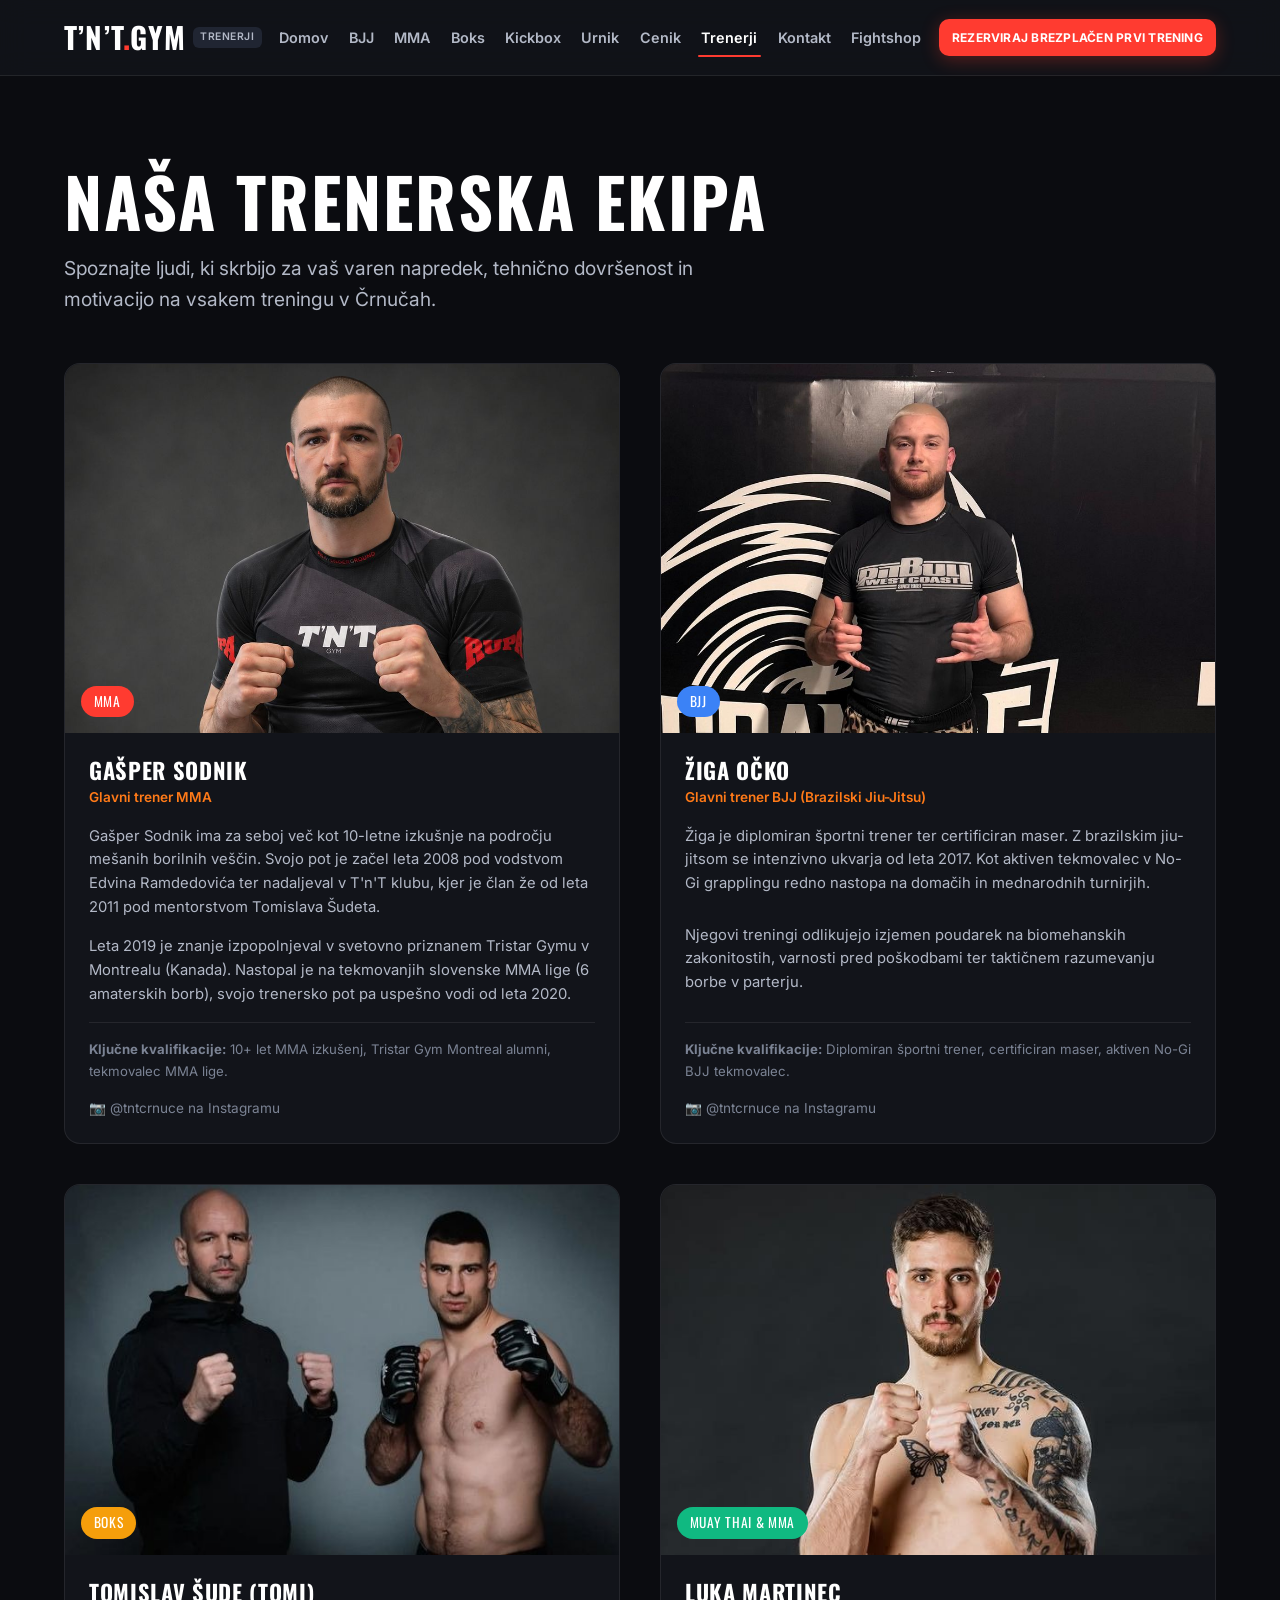
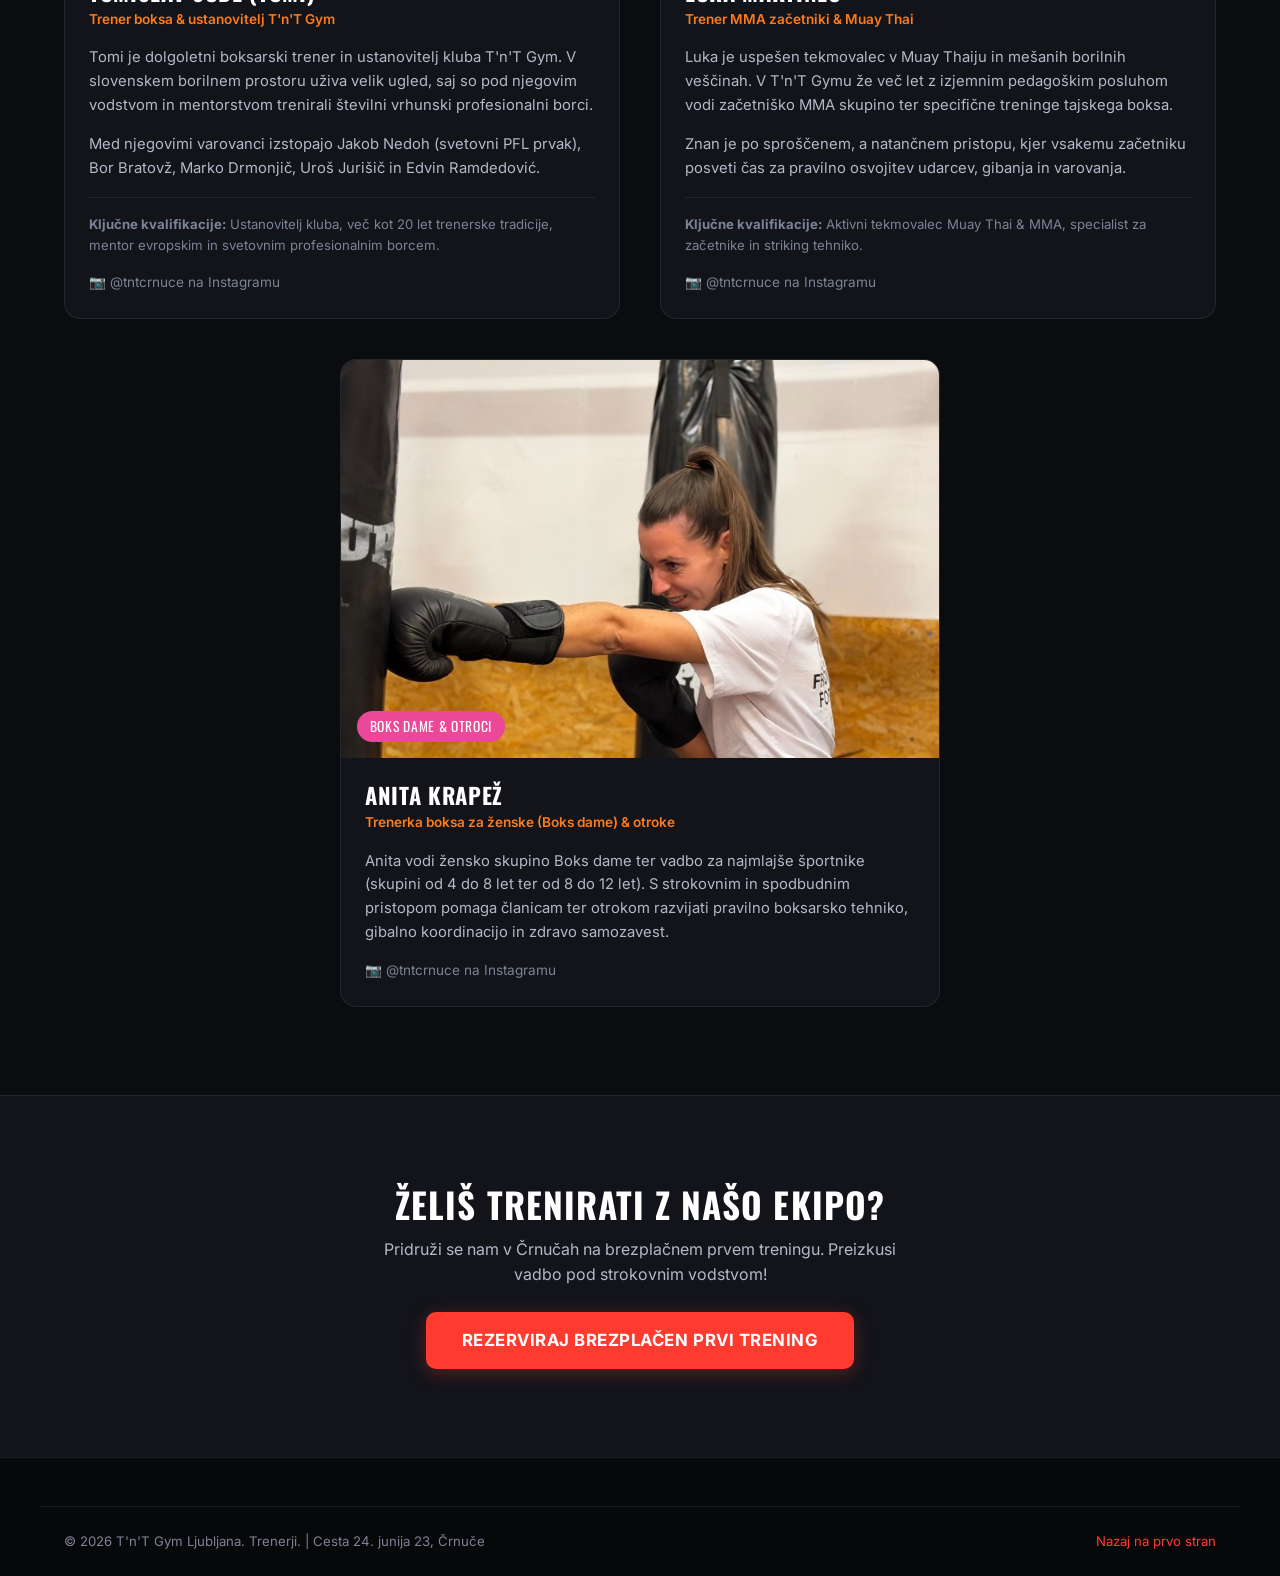
<file: trenerji.html>
<!DOCTYPE html>
<html lang="sl">
<head>
  <meta charset="utf-8">
  <meta name="viewport" content="width=device-width, initial-scale=1.0">
  <title>Trenerji | T'n'T Gym Ljubljana (Črnuče)</title>
  <meta name="description" content="Spoznaj ekipo strokovnih trenerjev T'n'T Gym Ljubljana. Gašper Sodnik, Žiga Očko, Tomislav Šude, Luka Martinec in Anita Krapež. Brezplačen prvi trening!">
  <meta name="keywords" content="trenerji BJJ Ljubljana, trener MMA Ljubljana, trener boksa Ljubljana, Tomislav Šude, Gašper Sodnik, Žiga Očko, Anita Krapež">
  <link rel="canonical" href="https://www.tnt-gym.si/trenerji.html">

  <link rel="preconnect" href="https://fonts.googleapis.com">
  <link rel="preconnect" href="https://fonts.gstatic.com" crossorigin>
  <link href="https://fonts.googleapis.com/css2?family=Inter:wght@400;500;600;700&family=Oswald:wght@500;600;700;800&display=swap" rel="stylesheet">
  <link rel="stylesheet" href="css/style.css">
</head>
<body>

  <!-- Sticky Header -->
  <header class="site-header">
    <div class="container header-container">
      <a href="index.html" class="brand-logo">
        <span>T’N’T<span class="logo-accent">.</span>GYM</span>
        <span class="brand-badge">TRENERJI</span>
      </a>
      <nav class="nav-desktop">
        <a href="index.html" class="nav-link">Domov</a>
        <a href="bjj.html" class="nav-link">BJJ</a>
        <a href="mma.html" class="nav-link">MMA</a>
        <a href="boks.html" class="nav-link">Boks</a>
        <a href="kickbox.html" class="nav-link">Kickbox</a>
        <a href="urnik.html" class="nav-link">Urnik</a>
        <a href="cenik.html" class="nav-link">Cenik</a>
        <a href="trenerji.html" class="nav-link active">Trenerji</a>
        <a href="kontakt.html" class="nav-link">Kontakt</a>
        <a href="https://www.fightshop.si" class="nav-link" target="_blank" rel="noopener noreferrer">Fightshop</a>
      </nav>
      <div style="display: flex; align-items: center; gap: 1rem;">
        <button class="btn btn-primary btn-sm btn-booking-trigger" data-program="">
          Rezerviraj brezplačen prvi trening
        </button>
        <button class="menu-toggle" aria-label="Meni"><span></span><span></span><span></span></button>
      </div>
    </div>
  </header>

  <!-- Mobile Drawer -->
  <div class="mobile-nav-backdrop"></div>
  <aside class="mobile-nav-drawer">
    <div>
      <span class="brand-logo">T’N’T<span class="logo-accent">.</span>GYM</span>
      <nav class="mobile-nav-links" style="margin-top: 1.5rem;">
        <a href="index.html" class="mobile-nav-link">Domov</a>
        <a href="bjj.html" class="mobile-nav-link">BJJ</a>
        <a href="mma.html" class="mobile-nav-link">MMA</a>
        <a href="boks.html" class="mobile-nav-link">Boks</a>
        <a href="kickbox.html" class="mobile-nav-link">Kickbox &amp; Muay Thai</a>
        <a href="otroci.html" class="mobile-nav-link">Otroški boks</a>
        <a href="urnik.html" class="mobile-nav-link">Urnik</a>
        <a href="cenik.html" class="mobile-nav-link">Cenik</a>
        <a href="trenerji.html" class="mobile-nav-link active">Trenerji</a>
        <a href="kontakt.html" class="mobile-nav-link">Kontakt</a>
        <a href="https://www.fightshop.si" class="mobile-nav-link" target="_blank" rel="noopener noreferrer">Fightshop</a>
      </nav>
    </div>
    <div style="margin-top: 2rem;">
      <button class="btn btn-primary btn-full btn-booking-trigger" data-program="">
        Rezerviraj brezplačen trening
      </button>
    </div>
  </aside>

  <!-- Hero Section -->
  <section class="page-intro">
    <div class="container">
      <h1 class="heading-hero">NAŠA TRENERSKA EKIPA</h1>
      <p class="lead" style="max-width: 700px; margin-top: 1rem;">
        Spoznajte ljudi, ki skrbijo za vaš varen napredek, tehnično dovršenost in motivacijo na vsakem treningu v Črnučah.
      </p>
    </div>
  </section>

  <!-- Coaches Detailed Grid -->
  <section class="section" style="padding-top: 0;">
    <div class="container">
      <div class="grid-2" style="gap: 2.5rem;">
        <!-- Coach 1: Gašper Sodnik -->
        <article class="coach-card">
          <div class="coach-photo-wrap">
            <span class="coach-discipline-tag">MMA</span>
            <img src="assets/images/coach-gasper-new.jpg" alt="Gašper Sodnik, glavni trener MMA" loading="lazy" style="object-position: center 20%;">
          </div>
          <div class="coach-body">
            <h2 class="coach-name">Gašper Sodnik</h2>
            <span class="coach-role">Glavni trener MMA</span>
            <p class="coach-bio">
              Gašper Sodnik ima za seboj več kot 10-letne izkušnje na področju mešanih borilnih veščin. Svojo pot je začel leta 2008 pod vodstvom Edvina Ramdedovića ter nadaljeval v T'n'T klubu, kjer je član že od leta 2011 pod mentorstvom Tomislava Šudeta.
            </p>
            <p class="coach-bio">
              Leta 2019 je znanje izpopolnjeval v svetovno priznanem Tristar Gymu v Montrealu (Kanada). Nastopal je na tekmovanjih slovenske MMA lige (6 amaterskih borb), svojo trenersko pot pa uspešno vodi od leta 2020.
            </p>
            <div class="coach-credentials">
              <strong>Ključne kvalifikacije:</strong> 10+ let MMA izkušenj, Tristar Gym Montreal alumni, tekmovalec MMA lige.
            </div>
            <a href="https://www.instagram.com/tntcrnuce/" target="_blank" rel="noopener" class="coach-social">
              📷 @tntcrnuce na Instagramu
            </a>
          </div>
        </article>

        <!-- Coach 2: Žiga Očko -->
        <article class="coach-card">
          <div class="coach-photo-wrap">
            <span class="coach-discipline-tag" style="background: #3b82f6;">BJJ</span>
            <img src="assets/images/coach-ziga.jpg" alt="Žiga Očko, trener BJJ" loading="lazy">
          </div>
          <div class="coach-body">
            <h2 class="coach-name">Žiga Očko</h2>
            <span class="coach-role">Glavni trener BJJ (Brazilski Jiu-Jitsu)</span>
            <p class="coach-bio">
              Žiga je diplomiran športni trener ter certificiran maser. Z brazilskim jiu-jitsom se intenzivno ukvarja od leta 2017. Kot aktiven tekmovalec v No-Gi grapplingu redno nastopa na domačih in mednarodnih turnirjih.
            </p>
            <p class="coach-bio">
              Njegovi treningi odlikujejo izjemen poudarek na biomehanskih zakonitostih, varnosti pred poškodbami ter taktičnem razumevanju borbe v parterju.
            </p>
            <div class="coach-credentials">
              <strong>Ključne kvalifikacije:</strong> Diplomiran športni trener, certificiran maser, aktiven No-Gi BJJ tekmovalec.
            </div>
            <a href="https://www.instagram.com/tntcrnuce/" target="_blank" rel="noopener" class="coach-social">
              📷 @tntcrnuce na Instagramu
            </a>
          </div>
        </article>

        <!-- Coach 3: Tomislav Šude -->
        <article class="coach-card">
          <div class="coach-photo-wrap">
            <span class="coach-discipline-tag" style="background: #f59e0b;">BOKS</span>
            <img src="assets/images/coach-tomi.jpg" alt="Tomislav Šude, trener boksa" loading="lazy">
          </div>
          <div class="coach-body">
            <h2 class="coach-name">Tomislav Šude (Tomi)</h2>
            <span class="coach-role">Trener boksa &amp; ustanovitelj T'n'T Gym</span>
            <p class="coach-bio">
              Tomi je dolgoletni boksarski trener in ustanovitelj kluba T'n'T Gym. V slovenskem borilnem prostoru uživa velik ugled, saj so pod njegovim vodstvom in mentorstvom trenirali številni vrhunski profesionalni borci.
            </p>
            <p class="coach-bio">
              Med njegovimi varovanci izstopajo Jakob Nedoh (svetovni PFL prvak), Bor Bratovž, Marko Drmonjič, Uroš Jurišič in Edvin Ramdedović.
            </p>
            <div class="coach-credentials">
              <strong>Ključne kvalifikacije:</strong> Ustanovitelj kluba, več kot 20 let trenerske tradicije, mentor evropskim in svetovnim profesionalnim borcem.
            </div>
            <a href="https://www.instagram.com/tntcrnuce/" target="_blank" rel="noopener" class="coach-social">
              📷 @tntcrnuce na Instagramu
            </a>
          </div>
        </article>

        <!-- Coach 4: Luka Martinec -->
        <article class="coach-card">
          <div class="coach-photo-wrap">
            <span class="coach-discipline-tag" style="background: #10b981;">MUAY THAI &amp; MMA</span>
            <img src="assets/images/coach-luka.jpg" alt="Luka Martinec, trener tajskega boksa in MMA začetnikov" loading="lazy">
          </div>
          <div class="coach-body">
            <h2 class="coach-name">Luka Martinec</h2>
            <span class="coach-role">Trener MMA začetniki &amp; Muay Thai</span>
            <p class="coach-bio">
              Luka je uspešen tekmovalec v Muay Thaiju in mešanih borilnih veščinah. V T'n'T Gymu že več let z izjemnim pedagoškim posluhom vodi začetniško MMA skupino ter specifične treninge tajskega boksa.
            </p>
            <p class="coach-bio">
              Znan je po sproščenem, a natančnem pristopu, kjer vsakemu začetniku posveti čas za pravilno osvojitev udarcev, gibanja in varovanja.
            </p>
            <div class="coach-credentials">
              <strong>Ključne kvalifikacije:</strong> Aktivni tekmovalec Muay Thai &amp; MMA, specialist za začetnike in striking tehniko.
            </div>
            <a href="https://www.instagram.com/tntcrnuce/" target="_blank" rel="noopener" class="coach-social">
              📷 @tntcrnuce na Instagramu
            </a>
          </div>
        </article>

        <!-- Coach 5: Anita Krapež -->
        <article class="coach-card" style="grid-column: 1 / -1; max-width: 600px; margin: 0 auto; width: 100%;">
          <div class="coach-photo-wrap">
            <span class="coach-discipline-tag" style="background: #ec4899;">BOKS DAME &amp; OTROCI</span>
            <img src="assets/images/anita-krapez-trening.jpg" alt="Anita Krapež, trenerka boksa za ženske in otroke" loading="lazy" style="object-position: center 30%;">
          </div>
          <div class="coach-body">
            <h2 class="coach-name">Anita Krapež</h2>
            <span class="coach-role">Trenerka boksa za ženske (Boks dame) &amp; otroke</span>
            <p class="coach-bio">
              Anita vodi žensko skupino Boks dame ter vadbo za najmlajše športnike (skupini od 4 do 8 let ter od 8 do 12 let). S strokovnim in spodbudnim pristopom pomaga članicam ter otrokom razvijati pravilno boksarsko tehniko, gibalno koordinacijo in zdravo samozavest.
            </p>
            <a href="https://www.instagram.com/tntcrnuce/" target="_blank" rel="noopener" class="coach-social">
              📷 @tntcrnuce na Instagramu
            </a>
          </div>
        </article>
      </div>
    </div>
  </section>

  <!-- CTA Banner -->
  <section class="section" style="background: var(--bg-surface-1); text-align: center; border-top: 1px solid var(--border-subtle);">
    <div class="container">
      <h2 style="font-size: 2.2rem; margin-bottom: 0.75rem;">Želiš trenirati z našo ekipo?</h2>
      <p style="color: var(--text-secondary); max-width: 550px; margin: 0 auto 1.5rem auto;">
        Pridruži se nam v Črnučah na brezplačnem prvem treningu. Preizkusi vadbo pod strokovnim vodstvom!
      </p>
      <button class="btn btn-primary btn-lg btn-booking-trigger" data-program="">
        Rezerviraj brezplačen prvi trening
      </button>
    </div>
  </section>

  <!-- Footer -->
  <footer class="site-footer">
    <div class="container footer-bottom">
      <div>&copy; 2026 T'n'T Gym Ljubljana. Trenerji. | Cesta 24. junija 23, Črnuče</div>
      <div><a href="index.html" style="color: var(--color-brand);">Nazaj na prvo stran</a></div>
    </div>
  </footer>

  <!-- Booking Modal -->
  <div class="modal-overlay" id="bookingModal" role="dialog" aria-modal="true" aria-labelledby="modalTitle">
    <div class="modal-dialog" tabindex="-1">
      <button type="button" class="modal-close-btn" data-close-modal aria-label="Zapri obrazec">✕</button>

      <form id="bookingForm" action="https://formspree.io/f/xdealjvo" method="POST" novalidate>
        <input
          type="text"
          name="_gotcha"
          tabindex="-1"
          autocomplete="off"
          aria-hidden="true"
          class="honeypot"
        >
        <span class="section-tag" style="margin-bottom: 0.25rem;">Brezplačni preizkus</span>
        <h2 id="modalTitle" style="font-size: 1.85rem; margin-bottom: 0.5rem;">Prijava na brezplačen prvi trening</h2>
        <p style="font-size: 0.9rem; color: var(--text-secondary); margin-bottom: 1.5rem;">
          Izpolni podatke in kontaktirali te bomo s potrditvijo termina ter vsemi napotki za prvi obisk.
        </p>

        <div id="bookingErrorBanner" class="form-error-banner" role="alert" aria-live="polite" hidden></div>

        <div class="form-group">
          <label for="modalName" class="form-label">Ime in priimek *</label>
          <input type="text" id="modalName" name="ime_in_priimek" class="form-control" placeholder="npr. Marko Kovač" required>
        </div>

        <div class="form-row">
          <div class="form-group">
            <label for="modalPhone" class="form-label">Telefon *</label>
            <input type="tel" id="modalPhone" name="telefon" class="form-control" placeholder="041 123 456" required>
          </div>
          <div class="form-group">
            <label for="modalEmail" class="form-label">E-pošta *</label>
            <input type="email" id="modalEmail" name="email" class="form-control" placeholder="Vpišite svoj e-poštni naslov" required>
          </div>
        </div>

        <div class="form-row">
          <div class="form-group">
            <label for="modalProgramSelect" class="form-label">Izberi program *</label>
            <select id="modalProgramSelect" name="program" class="form-control" required>
              <option value="" disabled selected>-- Izberi program --</option>
              <option value="BJJ">BJJ</option>
              <option value="MMA">MMA</option>
              <option value="Boks">Boks</option>
              <option value="Kickbox & Muay Thai">Kickbox &amp; Muay Thai</option>
              <option value="Otroški boks">Otroški boks</option>
              <option value="Nisem prepričan/-a">Nisem prepričan/-a</option>
            </select>
          </div>
          <div class="form-group">
            <label for="modalExp" class="form-label">Stopnja izkušenj *</label>
            <select id="modalExp" name="stopnja_izkusenj" class="form-control" required>
              <option value="Popolni začetnik/-ca">Popolni začetnik/-ca</option>
              <option value="Nekaj izkušenj">Nekaj izkušenj</option>
              <option value="Napredni/-a">Napredni/-a</option>
            </select>
          </div>
        </div>

        <div class="form-group">
          <label for="modalTimeInput" class="form-label">Želeni dan ali termin</label>
          <input type="text" id="modalTimeInput" name="zeleni_termin" class="form-control" placeholder="npr. Torek ob 19:00 ali kadarkoli popoldne">
        </div>

        <div class="form-group">
          <label for="modalMsg" class="form-label">Sporočilo</label>
          <textarea id="modalMsg" name="sporocilo" class="form-control" rows="2" placeholder="Morebitna vprašanja..."></textarea>
        </div>

        <div class="form-checkbox-group">
          <input type="checkbox" id="modalPrivacyConsent" name="privacy_consent" value="Da" class="form-checkbox" required>
          <label for="modalPrivacyConsent" class="form-checkbox-label">
            Strinjam se, da T’n’T Gym moje podatke uporabi izključno za odgovor na moje povpraševanje. *
          </label>
        </div>

        <button type="submit" class="btn btn-primary btn-full btn-lg" style="margin-top: 0.5rem;">
          Rezerviraj brezplačen prvi trening
        </button>
      </form>

      <div id="bookingSuccessState" class="success-state">
        <div class="success-icon">✓</div>
        <h3 style="font-size: 1.75rem; margin-bottom: 0.75rem;">Prijava uspešno poslana!</h3>
        <p style="color: var(--text-secondary); margin-bottom: 1.5rem; line-height: 1.6;">
          Hvala! Tvojo prijavo smo prejeli. Kontaktirali te bomo čim prej za potrditev brezplačnega treninga.
        </p>
        <button type="button" class="btn btn-secondary btn-full" data-close-modal>Zapri</button>
      </div>
    </div>
  </div>

  <script src="js/schedule-data.js"></script>
  <script src="js/main.js"></script>
</body>
</html>
</file>
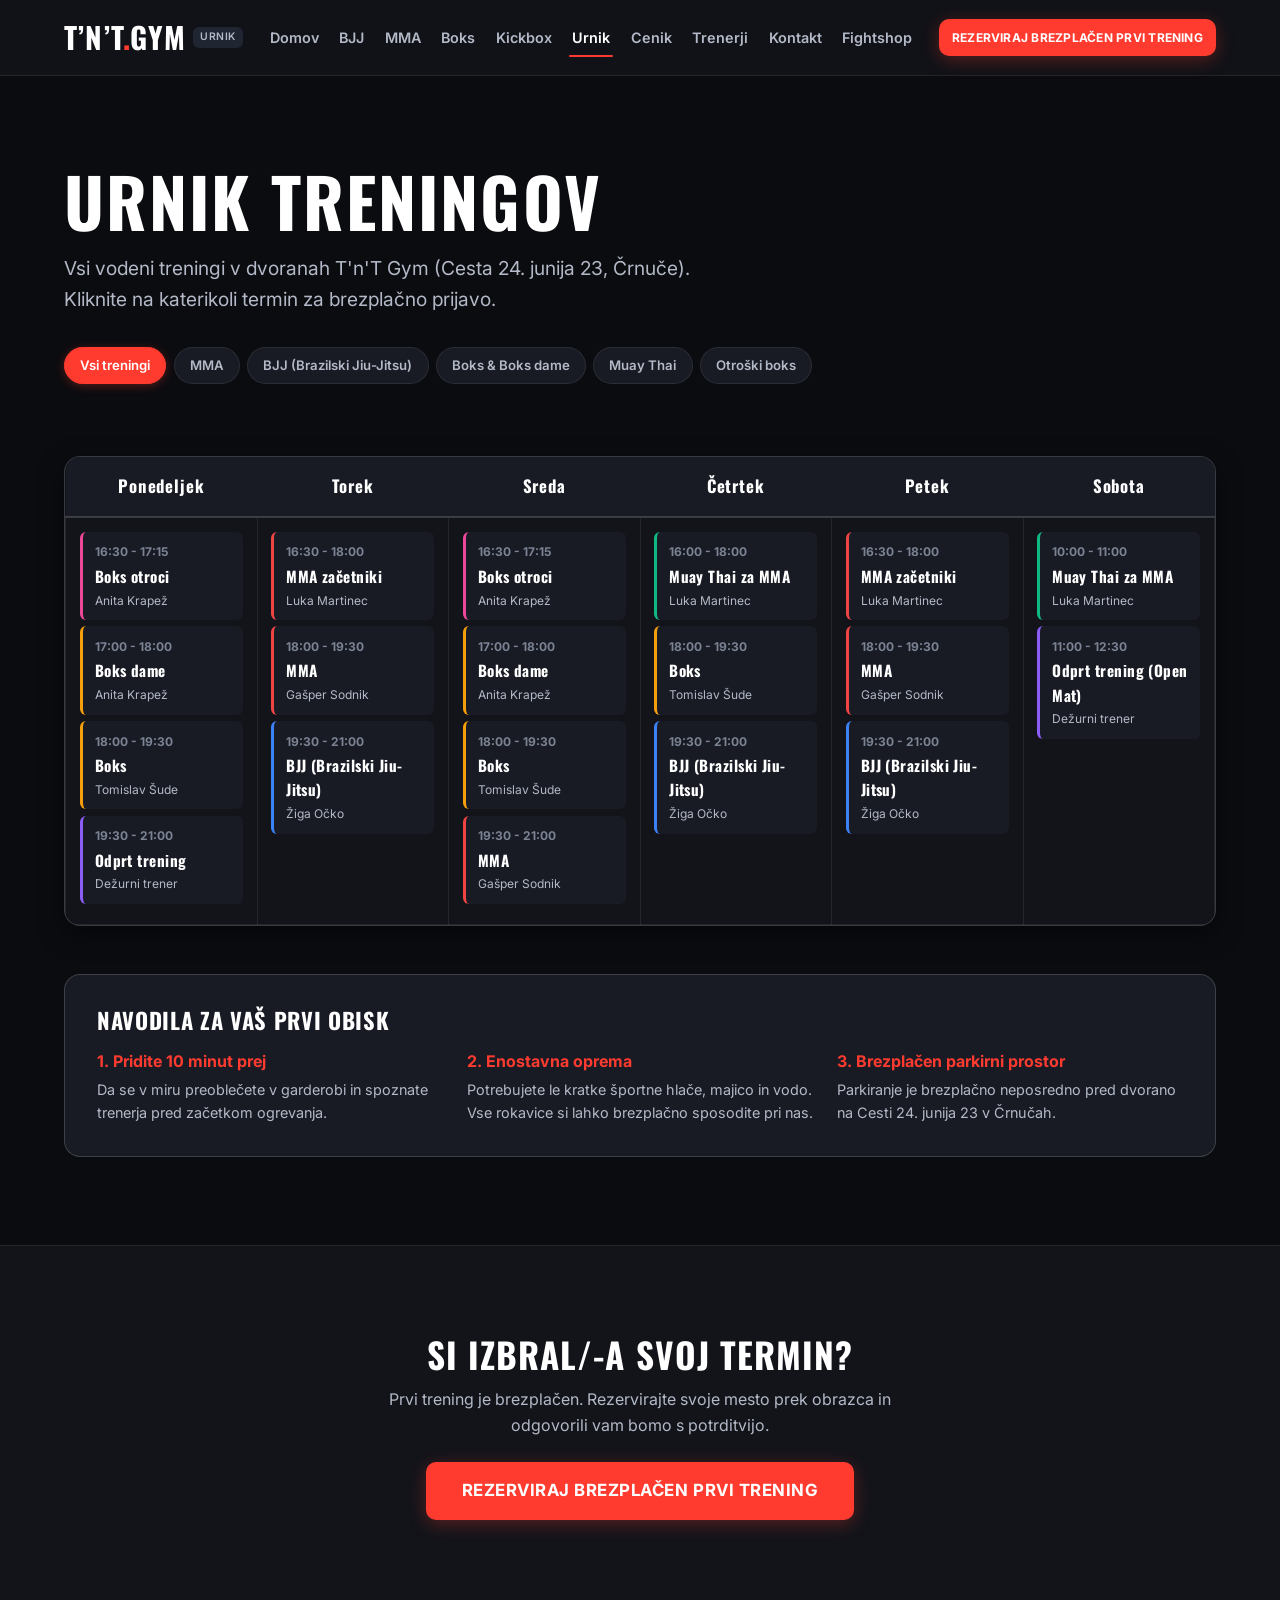
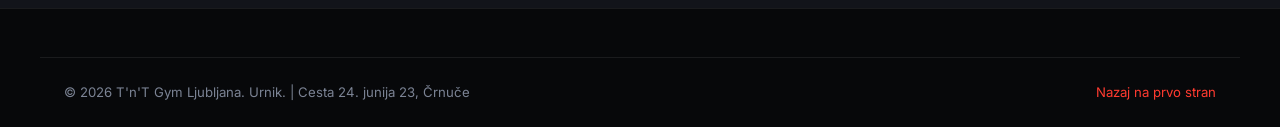
<file: urnik.html>
<!DOCTYPE html>
<html lang="sl">
<head>
  <meta charset="utf-8">
  <meta name="viewport" content="width=device-width, initial-scale=1.0">
  <title>Urnik treningov | T'n'T Gym Ljubljana (Črnuče)</title>
  <meta name="description" content="Preveri tedenski urnik vodenih treningov za BJJ, MMA, boks, kickbox in boks za otroke v T'n'T Gym Ljubljana (Črnuče). Rezerviraj brezplačen prvi trening!">
  <meta name="keywords" content="urnik BJJ Ljubljana, urnik MMA Ljubljana, urnik boks Ljubljana, treningi Črnuče">
  <link rel="canonical" href="https://www.tnt-gym.si/urnik.html">

  <link rel="preconnect" href="https://fonts.googleapis.com">
  <link rel="preconnect" href="https://fonts.gstatic.com" crossorigin>
  <link href="https://fonts.googleapis.com/css2?family=Inter:wght@400;500;600;700&family=Oswald:wght@500;600;700;800&display=swap" rel="stylesheet">
  <link rel="stylesheet" href="css/style.css">
</head>
<body>

  <!-- Sticky Header -->
  <header class="site-header">
    <div class="container header-container">
      <a href="index.html" class="brand-logo">
        <span>T’N’T<span class="logo-accent">.</span>GYM</span>
        <span class="brand-badge">URNIK</span>
      </a>
      <nav class="nav-desktop">
        <a href="index.html" class="nav-link">Domov</a>
        <a href="bjj.html" class="nav-link">BJJ</a>
        <a href="mma.html" class="nav-link">MMA</a>
        <a href="boks.html" class="nav-link">Boks</a>
        <a href="kickbox.html" class="nav-link">Kickbox</a>
        <a href="urnik.html" class="nav-link active">Urnik</a>
        <a href="cenik.html" class="nav-link">Cenik</a>
        <a href="trenerji.html" class="nav-link">Trenerji</a>
        <a href="kontakt.html" class="nav-link">Kontakt</a>
        <a href="https://www.fightshop.si" class="nav-link" target="_blank" rel="noopener noreferrer">Fightshop</a>
      </nav>
      <div style="display: flex; align-items: center; gap: 1rem;">
        <button type="button" class="btn btn-primary btn-sm btn-booking-trigger" data-program="">
          Rezerviraj brezplačen prvi trening
        </button>
        <button class="menu-toggle" aria-label="Meni"><span></span><span></span><span></span></button>
      </div>
    </div>
  </header>

  <!-- Mobile Drawer -->
  <div class="mobile-nav-backdrop"></div>
  <aside class="mobile-nav-drawer">
    <div>
      <span class="brand-logo">T’N’T<span class="logo-accent">.</span>GYM</span>
      <nav class="mobile-nav-links" style="margin-top: 1.5rem;">
        <a href="index.html" class="mobile-nav-link">Domov</a>
        <a href="bjj.html" class="mobile-nav-link">BJJ</a>
        <a href="mma.html" class="mobile-nav-link">MMA</a>
        <a href="boks.html" class="mobile-nav-link">Boks</a>
        <a href="kickbox.html" class="mobile-nav-link">Kickbox &amp; Muay Thai</a>
        <a href="otroci.html" class="mobile-nav-link">Otroški boks</a>
        <a href="urnik.html" class="mobile-nav-link active">Urnik</a>
        <a href="cenik.html" class="mobile-nav-link">Cenik</a>
        <a href="trenerji.html" class="mobile-nav-link">Trenerji</a>
        <a href="kontakt.html" class="mobile-nav-link">Kontakt</a>
        <a href="https://www.fightshop.si" class="mobile-nav-link" target="_blank" rel="noopener noreferrer">Fightshop</a>
      </nav>
    </div>
    <div style="margin-top: 2rem;">
      <button type="button" class="btn btn-primary btn-full btn-booking-trigger" data-program="">
        Rezerviraj brezplačen trening
      </button>
    </div>
  </aside>

  <!-- Hero Section -->
  <section class="page-intro">
    <div class="container">
      <h1 class="heading-hero">URNIK TRENINGOV</h1>
      <p class="lead" style="max-width: 680px; margin-top: 1rem;">
        Vsi vodeni treningi v dvoranah T'n'T Gym (Cesta 24. junija 23, Črnuče). Kliknite na katerikoli termin za brezplačno prijavo.
      </p>

      <!-- Filter Buttons -->
      <div class="schedule-controls" style="margin-top: 2rem;">
        <button class="filter-btn active" data-sport="all">Vsi treningi</button>
        <button class="filter-btn" data-sport="mma">MMA</button>
        <button class="filter-btn" data-sport="bjj">BJJ (Brazilski Jiu-Jitsu)</button>
        <button class="filter-btn" data-sport="box">Boks &amp; Boks dame</button>
        <button class="filter-btn" data-sport="mt">Muay Thai</button>
        <button class="filter-btn" data-sport="kids">Otroški boks</button>
      </div>
    </div>
  </section>

  <!-- Timetable Section -->
  <section class="section" style="padding-top: 0;">
    <div class="container">
      <!-- Timetable Mount Target -->
      <div class="timetable-mount">
        <!-- Rendered by js/main.js -->
      </div>

      <!-- Koristna navodila za prvi obisk -->
      <div style="margin-top: 3rem; background: var(--bg-surface-2); border: 1px solid var(--border-strong); border-radius: var(--radius-lg); padding: 2rem;">
        <h3 style="font-size: 1.4rem; margin-bottom: 1rem; color: #ffffff;">Navodila za vaš prvi obisk</h3>
        <div style="display: grid; grid-template-columns: repeat(auto-fit, minmax(260px, 1fr)); gap: 1.5rem;">
          <div>
            <strong style="color: var(--color-brand); display: block; margin-bottom: 0.25rem;">1. Pridite 10 minut prej</strong>
            <p style="font-size: 0.9rem; color: var(--text-secondary);">Da se v miru preoblečete v garderobi in spoznate trenerja pred začetkom ogrevanja.</p>
          </div>
          <div>
            <strong style="color: var(--color-brand); display: block; margin-bottom: 0.25rem;">2. Enostavna oprema</strong>
            <p style="font-size: 0.9rem; color: var(--text-secondary);">Potrebujete le kratke športne hlače, majico in vodo. Vse rokavice si lahko brezplačno sposodite pri nas.</p>
          </div>
          <div>
            <strong style="color: var(--color-brand); display: block; margin-bottom: 0.25rem;">3. Brezplačen parkirni prostor</strong>
            <p style="font-size: 0.9rem; color: var(--text-secondary);">Parkiranje je brezplačno neposredno pred dvorano na Cesti 24. junija 23 v Črnučah.</p>
          </div>
        </div>
      </div>
    </div>
  </section>

  <!-- CTA Section -->
  <section class="section" style="background: var(--bg-surface-1); text-align: center; border-top: 1px solid var(--border-subtle);">
    <div class="container">
      <h2 style="font-size: 2.2rem; margin-bottom: 0.75rem;">Si izbral/-a svoj termin?</h2>
      <p style="color: var(--text-secondary); max-width: 540px; margin: 0 auto 1.5rem auto;">
        Prvi trening je brezplačen. Rezervirajte svoje mesto prek obrazca in odgovorili vam bomo s potrditvijo.
      </p>
      <button type="button" class="btn btn-primary btn-lg btn-booking-trigger" data-program="">
        Rezerviraj brezplačen prvi trening
      </button>
    </div>
  </section>

  <!-- Footer -->
  <footer class="site-footer">
    <div class="container footer-bottom">
      <div>&copy; 2026 T'n'T Gym Ljubljana. Urnik. | Cesta 24. junija 23, Črnuče</div>
      <div><a href="index.html" style="color: var(--color-brand);">Nazaj na prvo stran</a></div>
    </div>
  </footer>

  <!-- =========================================================================
       REUSABLE BOOKING MODAL (FORMSPREE INTEGRATION)
       ========================================================================= -->
  <div class="modal-overlay" id="bookingModal" role="dialog" aria-modal="true" aria-labelledby="modalTitle" aria-hidden="true">
    <div class="modal-dialog" tabindex="-1">
      <button type="button" class="modal-close-btn" data-close-modal aria-label="Zapri obrazec">✕</button>

      <form
        id="bookingForm"
        action="https://formspree.io/f/xdealjvo"
        method="POST"
        novalidate
      >
        <span class="section-tag" style="margin-bottom: 0.5rem;">Brezplačen preizkus</span>
        <h2 id="modalTitle" style="font-size: 1.85rem; margin-bottom: 0.5rem;">Rezerviraj brezplačen prvi trening</h2>
        <p style="font-size: 0.9rem; color: var(--text-secondary); margin-bottom: 1.25rem;">
          Izpolni spodnja polja. Po oddaji te kontaktiramo za potrditev termina in kratek nasvet glede opreme.
        </p>

        <input
          type="text"
          name="_gotcha"
          tabindex="-1"
          autocomplete="off"
          aria-hidden="true"
          class="honeypot"
        >

        <div id="bookingErrorBanner" class="form-error-banner" role="alert" aria-live="polite" hidden></div>

        <div class="form-group">
          <label for="booking-ime" class="form-label">Ime in priimek *</label>
          <input
            type="text"
            id="booking-ime"
            name="ime_in_priimek"
            class="form-control"
            placeholder="npr. Luka Kovač"
            autocomplete="name"
            required
          >
        </div>

        <div class="form-row">
          <div class="form-group">
            <label for="booking-telefon" class="form-label">Telefon *</label>
            <input
              type="tel"
              id="booking-telefon"
              name="telefon"
              class="form-control"
              placeholder="041 123 456"
              autocomplete="tel"
              required
            >
          </div>
          <div class="form-group">
            <label for="booking-email" class="form-label">E-pošta *</label>
            <input
              type="email"
              id="booking-email"
              name="email"
              class="form-control"
              placeholder="Vpišite svoj e-poštni naslov"
              autocomplete="email"
              required
            >
          </div>
        </div>

        <div class="form-row">
          <div class="form-group">
            <label for="booking-program" class="form-label">Izberi program *</label>
            <select
              id="booking-program"
              name="program"
              class="form-control"
              required
            >
              <option value="" disabled selected>Izberi program ...</option>
              <option value="BJJ">BJJ</option>
              <option value="MMA">MMA</option>
              <option value="Boks">Boks</option>
              <option value="Kickbox &amp; Muay Thai">Kickbox &amp; Muay Thai</option>
              <option value="Otroški boks">Otroški boks</option>
              <option value="Nisem prepričan/-a">Nisem prepričan/-a</option>
            </select>
          </div>
          <div class="form-group">
            <label for="booking-izkusnje" class="form-label">Stopnja izkušenj *</label>
            <select
              id="booking-izkusnje"
              name="stopnja_izkusenj"
              class="form-control"
              required
            >
              <option value="" disabled selected>Izberi stopnjo izkušenj ...</option>
              <option value="Popolni začetnik/-ca">Popolni začetnik/-ca</option>
              <option value="Nekaj izkušenj">Nekaj izkušenj</option>
              <option value="Napredni/-a">Napredni/-a</option>
            </select>
          </div>
        </div>

        <div class="form-group">
          <label for="booking-termin" class="form-label">Želeni dan ali termin</label>
          <input
            type="text"
            id="booking-termin"
            name="zeleni_termin"
            class="form-control"
            placeholder="npr. Torek ob 16:30 ali čim prej"
          >
        </div>

        <div class="form-group">
          <label for="booking-sporocilo" class="form-label">Sporočilo</label>
          <textarea
            id="booking-sporocilo"
            name="sporocilo"
            class="form-control"
            rows="2"
            placeholder="Morebitno vprašanje za trenerja..."
          ></textarea>
        </div>

        <div class="form-group form-checkbox-group">
          <input
            type="checkbox"
            id="booking-gdpr"
            name="privacy_consent"
            value="da"
            class="form-checkbox"
            required
          >
          <label for="booking-gdpr" class="form-checkbox-label">
            Strinjam se, da T’n’T Gym moje podatke uporabi izključno za odgovor na moje povpraševanje.
          </label>
        </div>

        <button type="submit" id="bookingSubmitBtn" class="btn btn-primary btn-full btn-lg" style="margin-top: 0.5rem;">
          Potrdi rezervacijo
        </button>
        <p style="text-align: center; font-size: 0.75rem; color: var(--text-muted); margin-top: 0.75rem;">
          Brez obveznosti. Prvi trening je 100% brezplačen.
        </p>
      </form>

      <div id="bookingSuccessState" class="success-state" role="status" aria-live="polite" hidden>
        <div class="success-icon">
          <svg width="40" height="40" viewBox="0 0 24 24" fill="none" stroke="currentColor" stroke-width="3"><polyline points="20 6 9 17 4 12"/></svg>
        </div>
        <p style="color: #ffffff; font-size: 1.05rem; font-weight: 600; line-height: 1.6; margin-bottom: 1.5rem;">
          Hvala! Tvojo prijavo smo prejeli. Kontaktirali te bomo čim prej za potrditev brezplačnega treninga.
        </p>
        <button type="button" class="btn btn-secondary btn-full" data-close-modal>
          Zapri
        </button>
      </div>
    </div>
  </div>

  <script src="js/schedule-data.js"></script>
  <script src="js/main.js"></script>
</body>
</html>
</file>
<file: css/style.css>
/* ==========================================================================
   T'N'T GYM LJUBLJANA - DESIGN SYSTEM & MASTER STYLESHEET
   Sporty, energetic, modern dark-theme for martial arts gym in Ljubljana-Črnuče
   Mobile-First Responsive Architecture
   ========================================================================== */

/* --------------------------------------------------------------------------
   1. CSS Custom Properties / Design Tokens
   -------------------------------------------------------------------------- */
:root {
  /* Colors */
  --bg-body: #0b0c10;
  --bg-surface-1: #12141a;
  --bg-surface-2: #181b24;
  --bg-surface-3: #202532;
  --bg-glass: rgba(18, 20, 26, 0.88);

  --border-subtle: rgba(255, 255, 255, 0.08);
  --border-strong: rgba(255, 255, 255, 0.16);
  --border-accent: #ff3b30;

  --text-primary: #ffffff;
  --text-secondary: #b3b9c7;
  --text-muted: #7b8394;
  --text-inverse: #0b0c10;

  --color-brand: #ff3b30;         /* Athletic Red */
  --color-brand-hover: #e02d23;
  --color-brand-glow: rgba(255, 59, 48, 0.3);
  --color-orange: #ff7a18;        /* Energy Accent */
  --color-gold: #f5a623;
  --color-success: #10b981;
  --color-dark-gold: #382d12;

  /* Typography */
  --font-display: 'Oswald', 'Bebas Neue', -apple-system, BlinkMacSystemFont, "Segoe UI", Roboto, sans-serif;
  --font-body: 'Inter', system-ui, -apple-system, BlinkMacSystemFont, "Segoe UI", Roboto, sans-serif;

  /* Spacing */
  --space-2xs: 0.25rem;
  --space-xs: 0.5rem;
  --space-sm: 0.75rem;
  --space-md: 1rem;
  --space-lg: 1.5rem;
  --space-xl: 2rem;
  --space-2xl: 3rem;
  --space-3xl: 4rem;
  --space-4xl: 5.5rem;

  /* Radii */
  --radius-sm: 6px;
  --radius-md: 10px;
  --radius-lg: 16px;
  --radius-full: 9999px;

  /* Shadows */
  --shadow-sm: 0 2px 8px rgba(0, 0, 0, 0.4);
  --shadow-md: 0 8px 24px rgba(0, 0, 0, 0.5);
  --shadow-lg: 0 16px 40px rgba(0, 0, 0, 0.7);
  --shadow-glow: 0 0 30px var(--color-brand-glow);

  /* Transitions */
  --transition-fast: 150ms ease;
  --transition-base: 250ms cubic-bezier(0.16, 1, 0.3, 1);
  --transition-smooth: 350ms cubic-bezier(0.16, 1, 0.3, 1);

  /* Container */
  --container-max: 1200px;
  --header-height: 68px;
}

@media (min-width: 768px) {
  :root {
    --header-height: 76px;
  }
}

/* --------------------------------------------------------------------------
   2. Reset & Base Styles (Strict Mobile Viewport Containment)
   -------------------------------------------------------------------------- */
*, *::before, *::after {
  box-sizing: border-box;
  margin: 0;
  padding: 0;
}

html {
  font-size: 16px;
  scroll-behavior: smooth;
  scroll-padding-top: calc(var(--header-height) + 1rem);
  -webkit-text-size-adjust: 100%;
  width: 100%;
  max-width: 100vw;
  overflow-x: hidden;
}

body {
  font-family: var(--font-body);
  background-color: var(--bg-body);
  color: var(--text-primary);
  line-height: 1.6;
  font-weight: 400;
  width: 100%;
  max-width: 100vw;
  overflow-x: hidden;
  text-rendering: optimizeLegibility;
  -webkit-font-smoothing: antialiased;
}

img, svg, picture, iframe {
  display: block;
  max-width: 100%;
  height: auto;
}

a {
  color: inherit;
  text-decoration: none;
  transition: color var(--transition-fast);
}

button, input, select, textarea {
  font: inherit;
  color: inherit;
  max-width: 100%;
}

ul, ol {
  list-style: none;
}

/* --------------------------------------------------------------------------
   3. Typography Utilities
   -------------------------------------------------------------------------- */
h1, h2, h3, h4, h5, h6 {
  font-family: var(--font-display);
  font-weight: 700;
  letter-spacing: 0.03em;
  text-transform: uppercase;
  line-height: 1.15;
  color: var(--text-primary);
  overflow-wrap: break-word;
  word-wrap: break-word;
}

.heading-hero {
  font-size: clamp(2rem, 7.2vw, 4.25rem);
  font-weight: 800;
  line-height: 1.08;
}

.heading-section {
  font-size: clamp(1.65rem, 5vw, 2.75rem);
  margin-bottom: var(--space-xs);
}

.heading-card {
  font-size: clamp(1.25rem, 2.5vw, 1.55rem);
}

.section-tag {
  display: inline-flex;
  align-items: center;
  gap: var(--space-xs);
  font-family: var(--font-body);
  font-size: 0.78rem;
  font-weight: 700;
  letter-spacing: 0.08em;
  text-transform: uppercase;
  color: var(--color-brand);
  background: rgba(255, 59, 48, 0.12);
  border: 1px solid rgba(255, 59, 48, 0.25);
  padding: 0.25rem 0.75rem;
  border-radius: var(--radius-full);
  margin-bottom: var(--space-sm);
  max-width: 100%;
}

.text-gradient {
  background: linear-gradient(135deg, #ffffff 35%, var(--color-brand) 100%);
  -webkit-background-clip: text;
  -webkit-text-fill-color: transparent;
}

.lead {
  font-size: clamp(0.98rem, 2vw, 1.2rem);
  color: var(--text-secondary);
  line-height: 1.6;
}

/* --------------------------------------------------------------------------
   4. Layout & Containers
   -------------------------------------------------------------------------- */
.container {
  width: 100%;
  max-width: var(--container-max);
  margin-left: auto;
  margin-right: auto;
  padding-left: 1.15rem;
  padding-right: 1.15rem;
}

@media (min-width: 640px) {
  .container {
    padding-left: var(--space-lg);
    padding-right: var(--space-lg);
  }
}

.section {
  padding-top: 3rem;
  padding-bottom: 3rem;
  position: relative;
}

@media (min-width: 992px) {
  .section {
    padding-top: var(--space-4xl);
    padding-bottom: var(--space-4xl);
  }
}

.section-header {
  text-align: center;
  max-width: 720px;
  margin: 0 auto 2rem auto;
}

@media (min-width: 768px) {
  .section-header {
    margin-bottom: var(--space-2xl);
  }
}

.section-header.text-left {
  text-align: left;
  margin-left: 0;
}

.grid-2,
.grid-3,
.grid-4 {
  display: grid;
  grid-template-columns: minmax(0, 1fr);
  gap: 1.25rem;
}

@media (min-width: 640px) {
  .grid-2 { grid-template-columns: repeat(2, minmax(0, 1fr)); gap: var(--space-xl); }
  .grid-4 { grid-template-columns: repeat(2, minmax(0, 1fr)); gap: var(--space-lg); }
}

@media (min-width: 992px) {
  .grid-3 { grid-template-columns: repeat(3, minmax(0, 1fr)); gap: var(--space-lg); }
  .grid-4 { grid-template-columns: repeat(4, minmax(0, 1fr)); gap: var(--space-lg); }
}

/* --------------------------------------------------------------------------
   5. Buttons & Interactive Elements (Mobile-Safe Wrapping & Sizing)
   -------------------------------------------------------------------------- */
.btn {
  display: inline-flex;
  align-items: center;
  justify-content: center;
  gap: var(--space-xs);
  padding: 0.8rem 1.25rem;
  font-family: var(--font-body);
  font-size: 0.9rem;
  font-weight: 700;
  text-align: center;
  border-radius: var(--radius-md);
  border: 1px solid transparent;
  cursor: pointer;
  transition: all var(--transition-base);
  text-transform: uppercase;
  letter-spacing: 0.03em;
  white-space: normal;
  word-break: break-word;
  line-height: 1.3;
  max-width: 100%;
  user-select: none;
}

@media (min-width: 768px) {
  .btn {
    padding: 0.85rem 1.5rem;
    font-size: 0.925rem;
  }
}

.btn-primary {
  background: var(--color-brand);
  color: #ffffff;
  box-shadow: 0 4px 18px var(--color-brand-glow);
}

.btn-primary:hover {
  background: var(--color-brand-hover);
  transform: translateY(-2px);
  box-shadow: 0 6px 24px rgba(255, 59, 48, 0.45);
}

.btn-secondary {
  background: transparent;
  border-color: var(--border-strong);
  color: var(--text-primary);
}

.btn-secondary:hover {
  background: rgba(255, 255, 255, 0.08);
  border-color: var(--text-primary);
  transform: translateY(-2px);
}

.btn-sm {
  padding: 0.6rem 0.75rem;
  font-size: 0.75rem;
  letter-spacing: 0.02em;
}

.btn-lg {
  padding: 0.9rem 1.25rem;
  font-size: 0.925rem;
}

@media (min-width: 640px) {
  .btn-lg {
    padding: 1.05rem 2.2rem;
    font-size: 1.05rem;
  }
}

.btn-full {
  width: 100%;
}

.btn-icon {
  width: 1.2em;
  height: 1.2em;
  flex-shrink: 0;
  transition: transform var(--transition-fast);
}

.btn:hover .btn-icon {
  transform: translateX(3px);
}

/* --------------------------------------------------------------------------
   6. Sticky Header & Navigation
   -------------------------------------------------------------------------- */
.site-header {
  position: sticky;
  top: 0;
  left: 0;
  width: 100%;
  height: var(--header-height);
  background: var(--bg-glass);
  backdrop-filter: blur(14px);
  -webkit-backdrop-filter: blur(14px);
  border-bottom: 1px solid var(--border-subtle);
  z-index: 100;
  transition: background var(--transition-base), border-color var(--transition-base);
}

.site-header.scrolled {
  background: rgba(11, 12, 16, 0.96);
  border-bottom-color: var(--border-strong);
  box-shadow: var(--shadow-sm);
}

.header-container {
  display: flex;
  align-items: center;
  justify-content: space-between;
  height: 100%;
  gap: 0.5rem;
}

.brand-logo {
  display: flex;
  align-items: center;
  gap: 0.4rem;
  font-family: var(--font-display);
  font-size: clamp(1.4rem, 4.5vw, 1.85rem);
  font-weight: 800;
  letter-spacing: 0.04em;
  color: #ffffff;
  flex-shrink: 0;
}

.brand-logo .logo-accent {
  color: var(--color-brand);
}

.brand-badge {
  font-size: 0.65rem;
  font-family: var(--font-body);
  background: var(--bg-surface-3);
  padding: 0.15rem 0.45rem;
  border-radius: var(--radius-sm);
  color: var(--text-secondary);
  letter-spacing: 0.05em;
  font-weight: 600;
}

@media (max-width: 380px) {
  .brand-badge {
    display: none;
  }
}

/* Hide the wide header CTA button on small mobile screens so logo + hamburger fit cleanly */
.site-header .btn-booking-trigger {
  display: none;
}

@media (min-width: 768px) {
  .site-header .btn-booking-trigger {
    display: inline-flex;
  }
}

/* Desktop Nav */
.nav-desktop {
  display: none;
  align-items: center;
  gap: clamp(0.7rem, 1.1vw, 1.25rem);
}

@media (min-width: 1080px) {
  .nav-desktop {
    display: flex;
  }
}

.nav-link {
  font-size: 0.9rem;
  font-weight: 600;
  color: var(--text-secondary);
  padding: 0.5rem 0.2rem;
  position: relative;
  white-space: nowrap;
}

.nav-link:hover, .nav-link.active {
  color: #ffffff;
}

.nav-link.active::after, .nav-link:hover::after {
  content: '';
  position: absolute;
  bottom: 0;
  left: 0;
  width: 100%;
  height: 2px;
  background: var(--color-brand);
  border-radius: var(--radius-full);
}

.nav-dropdown {
  position: relative;
}

.nav-dropdown-menu {
  position: absolute;
  top: 100%;
  left: -1rem;
  background: var(--bg-surface-2);
  border: 1px solid var(--border-strong);
  border-radius: var(--radius-md);
  padding: var(--space-sm);
  min-width: 220px;
  box-shadow: var(--shadow-lg);
  display: none;
  flex-direction: column;
  gap: 0.25rem;
}

.nav-dropdown:hover .nav-dropdown-menu,
.nav-dropdown:focus-within .nav-dropdown-menu {
  display: flex;
}

.nav-dropdown-item {
  padding: 0.6rem 0.85rem;
  border-radius: var(--radius-sm);
  font-size: 0.9rem;
  font-weight: 500;
  color: var(--text-secondary);
}

.nav-dropdown-item:hover {
  background: var(--bg-surface-3);
  color: #ffffff;
}

/* Hamburger toggle */
.menu-toggle {
  display: flex;
  flex-direction: column;
  justify-content: center;
  gap: 5px;
  width: 42px;
  height: 42px;
  background: rgba(255, 255, 255, 0.05);
  border: 1px solid var(--border-subtle);
  border-radius: var(--radius-sm);
  cursor: pointer;
  padding: 9px;
  z-index: 120;
  flex-shrink: 0;
}

@media (min-width: 1080px) {
  .menu-toggle {
    display: none;
  }
}

.menu-toggle span {
  display: block;
  height: 2px;
  width: 100%;
  background: #ffffff;
  border-radius: 2px;
  transition: transform var(--transition-fast), opacity var(--transition-fast);
}

.menu-toggle.open span:nth-child(1) {
  transform: translateY(7px) rotate(45deg);
}
.menu-toggle.open span:nth-child(2) {
  opacity: 0;
}
.menu-toggle.open span:nth-child(3) {
  transform: translateY(-7px) rotate(-45deg);
}

/* Mobile Drawer */
.mobile-nav-drawer {
  position: fixed;
  top: 0;
  right: -100%;
  width: 85%;
  max-width: 340px;
  height: 100vh;
  height: 100dvh;
  background: var(--bg-surface-1);
  border-left: 1px solid var(--border-strong);
  padding: 4.5rem 1.5rem 2rem 1.5rem;
  display: flex;
  flex-direction: column;
  justify-content: space-between;
  z-index: 110;
  transition: right var(--transition-smooth);
  box-shadow: var(--shadow-lg);
  overflow-y: auto;
}

.mobile-nav-drawer.open {
  right: 0;
}

.mobile-nav-backdrop {
  position: fixed;
  inset: 0;
  background: rgba(0, 0, 0, 0.72);
  backdrop-filter: blur(4px);
  z-index: 105;
  opacity: 0;
  pointer-events: none;
  transition: opacity var(--transition-base);
}

.mobile-nav-backdrop.open {
  opacity: 1;
  pointer-events: auto;
}

.mobile-nav-links {
  display: flex;
  flex-direction: column;
  gap: 1.1rem;
}

.mobile-nav-link {
  font-family: var(--font-display);
  font-size: 1.35rem;
  text-transform: uppercase;
  color: var(--text-secondary);
}

.mobile-nav-link:hover, .mobile-nav-link.active {
  color: var(--color-brand);
}

/* --------------------------------------------------------------------------
   7. Hero Section
   -------------------------------------------------------------------------- */
.hero {
  position: relative;
  min-height: auto;
  display: flex;
  align-items: center;
  padding: 2.5rem 0 3.5rem 0;
  overflow: hidden;
  background: radial-gradient(circle at 80% 20%, rgba(255, 59, 48, 0.15) 0%, transparent 60%),
              radial-gradient(circle at 20% 80%, rgba(24, 27, 36, 0.8) 0%, transparent 70%),
              var(--bg-body);
}

@media (min-width: 768px) {
  .hero {
    min-height: calc(90vh - var(--header-height));
    padding: var(--space-3xl) 0;
  }
}

.hero-media-bg {
  position: absolute;
  inset: 0;
  z-index: 0;
  overflow: hidden;
  opacity: 0.35;
}

.hero-media-bg img {
  width: 100%;
  height: 100%;
  object-fit: cover;
  object-position: center;
}

.hero-overlay-gradient {
  position: absolute;
  inset: 0;
  background: linear-gradient(180deg, rgba(11, 12, 16, 0.55) 0%, var(--bg-body) 95%);
  z-index: 1;
}

.hero-content {
  position: relative;
  z-index: 2;
  max-width: 820px;
  width: 100%;
}

.hero-pill {
  display: inline-flex;
  align-items: center;
  gap: var(--space-xs);
  padding: 0.35rem 0.85rem;
  background: rgba(255, 59, 48, 0.15);
  border: 1px solid rgba(255, 59, 48, 0.35);
  border-radius: var(--radius-full);
  color: #ff9d97;
  font-size: 0.78rem;
  font-weight: 700;
  text-transform: uppercase;
  letter-spacing: 0.04em;
  margin-bottom: var(--space-md);
  max-width: 100%;
  line-height: 1.35;
}

.hero-actions {
  display: flex;
  flex-direction: column;
  align-items: stretch;
  gap: 0.85rem;
  margin-top: 1.5rem;
  margin-bottom: 2.25rem;
  width: 100%;
}

.hero-actions .btn {
  width: 100%;
}

@media (min-width: 640px) {
  .hero-actions {
    flex-direction: row;
    flex-wrap: wrap;
    align-items: center;
    gap: var(--space-md);
    margin-top: var(--space-xl);
    margin-bottom: var(--space-2xl);
  }
  .hero-actions .btn {
    width: auto;
  }
}

.hero-stats {
  display: grid;
  grid-template-columns: repeat(2, minmax(0, 1fr));
  gap: 1.25rem 1rem;
  border-top: 1px solid var(--border-subtle);
  padding-top: 1.5rem;
}

@media (min-width: 640px) {
  .hero-stats {
    grid-template-columns: repeat(4, minmax(0, 1fr));
    padding-top: var(--space-xl);
  }
}

.stat-item {
  display: flex;
  flex-direction: column;
}

.stat-number {
  font-family: var(--font-display);
  font-size: clamp(1.75rem, 4vw, 2.1rem);
  font-weight: 800;
  color: var(--color-brand);
  line-height: 1;
}

.stat-label {
  font-size: 0.825rem;
  color: var(--text-secondary);
  margin-top: 0.25rem;
}

/* --------------------------------------------------------------------------
   8. Program Cards & Overview
   -------------------------------------------------------------------------- */
.program-card {
  position: relative;
  background: var(--bg-surface-1);
  border: 1px solid var(--border-subtle);
  border-radius: var(--radius-lg);
  overflow: hidden;
  display: flex;
  flex-direction: column;
  transition: transform var(--transition-base), border-color var(--transition-base), box-shadow var(--transition-base);
}

.program-card:hover {
  transform: translateY(-6px);
  border-color: var(--border-accent);
  box-shadow: 0 12px 32px rgba(255, 59, 48, 0.15);
}

.program-image-wrap {
  position: relative;
  width: 100%;
  aspect-ratio: 16 / 11;
  min-height: 195px;
  overflow: hidden;
  background: var(--bg-surface-2);
}

.program-image-wrap img {
  position: absolute;
  inset: 0;
  width: 100%;
  height: 100%;
  object-fit: cover;
  transition: transform var(--transition-smooth);
}

.program-card:hover .program-image-wrap img {
  transform: scale(1.06);
}

.program-image-wrap::after {
  content: '';
  position: absolute;
  inset: 0;
  background: linear-gradient(
    180deg,
    rgba(15, 17, 23, 0.15) 0%,
    transparent 45%,
    rgba(15, 17, 23, 0.65) 80%,
    rgba(15, 17, 23, 0.9) 100%
  );
  pointer-events: none;
  z-index: 1;
}

.program-badge {
  position: absolute;
  top: var(--space-md);
  left: var(--space-md);
  z-index: 2;
  background: rgba(11, 12, 16, 0.85);
  backdrop-filter: blur(8px);
  border: 1px solid var(--border-strong);
  color: #ffffff;
  padding: 0.25rem 0.65rem;
  border-radius: var(--radius-sm);
  font-size: 0.75rem;
  font-weight: 700;
  text-transform: uppercase;
  letter-spacing: 0.05em;
}

.program-badge.brand {
  background: var(--color-brand);
  border-color: var(--color-brand);
}

.program-header-content {
  position: absolute;
  bottom: 0;
  left: 0;
  right: 0;
  padding: 0.75rem 1rem 0.8rem 1rem;
  z-index: 2;
  display: flex;
  flex-direction: column;
  gap: 0.2rem;
  pointer-events: none;
}

.program-header-trainer {
  font-size: 0.825rem;
  font-weight: 600;
  line-height: 1.35;
  margin: 0;
  display: block;
  text-shadow: 0 1px 3px rgba(0, 0, 0, 0.95);
  letter-spacing: 0.01em;
  word-wrap: break-word;
  overflow-wrap: break-word;
}

.program-card:nth-child(1) .program-header-trainer {
  color: #93c5fd;
}

.program-card:nth-child(2) .program-header-trainer {
  color: #fca5a5;
}

.program-card:nth-child(3) .program-header-trainer {
  color: #fde047;
}

.program-card:nth-child(4) .program-header-trainer {
  color: #86efac;
}

.program-card-body {
  padding: 1.25rem;
  display: flex;
  flex-direction: column;
  flex-grow: 1;
}

@media (min-width: 640px) {
  .program-card-body {
    padding: var(--space-lg);
  }
}

.program-title {
  margin-bottom: var(--space-xs);
  display: flex;
  align-items: baseline;
  justify-content: space-between;
}

.program-trainer {
  font-size: 0.825rem;
  font-weight: 600;
  color: var(--text-secondary);
  margin-bottom: var(--space-xs);
  display: flex;
  align-items: center;
  gap: 0.35rem;
}

.program-level {
  font-size: 0.8rem;
  color: var(--color-orange);
  font-weight: 600;
  margin-bottom: var(--space-sm);
  display: flex;
  align-items: center;
  gap: 0.4rem;
}

.program-desc {
  font-size: 0.925rem;
  color: var(--text-secondary);
  line-height: 1.55;
  margin-bottom: 1.25rem;
  flex-grow: 1;
}

.program-footer-actions {
  display: flex;
  flex-direction: column;
  gap: 0.5rem;
  align-items: stretch;
  width: 100%;
}

.program-footer-actions .btn {
  width: 100%;
}

/* --------------------------------------------------------------------------
   9. Why TNT Benefit Cards
   -------------------------------------------------------------------------- */
.benefit-card {
  background: var(--bg-surface-1);
  border: 1px solid var(--border-subtle);
  border-radius: var(--radius-md);
  padding: 1.35rem;
  display: flex;
  flex-direction: column;
  gap: var(--space-md);
  transition: transform var(--transition-base), border-color var(--transition-base);
}

@media (min-width: 640px) {
  .benefit-card {
    padding: var(--space-xl);
  }
}

.benefit-card:hover {
  transform: translateY(-4px);
  border-color: var(--border-strong);
}

.benefit-icon {
  width: 50px;
  height: 50px;
  border-radius: var(--radius-md);
  background: rgba(255, 59, 48, 0.12);
  border: 1px solid rgba(255, 59, 48, 0.25);
  color: var(--color-brand);
  display: flex;
  align-items: center;
  justify-content: center;
  font-size: 1.4rem;
}

.benefit-title {
  font-size: 1.3rem;
}

.benefit-desc {
  font-size: 0.925rem;
  color: var(--text-secondary);
}

/* --------------------------------------------------------------------------
   10. Schedule Preview & Interactive Timetable (Mobile Cards + Desktop Table)
   -------------------------------------------------------------------------- */
.schedule-controls {
  display: flex;
  flex-wrap: wrap;
  gap: 0.45rem;
  justify-content: center;
  margin-bottom: 1.5rem;
}

.filter-btn {
  background: var(--bg-surface-2);
  color: var(--text-secondary);
  border: 1px solid var(--border-subtle);
  padding: 0.45rem 0.95rem;
  border-radius: var(--radius-full);
  font-size: 0.825rem;
  font-weight: 600;
  cursor: pointer;
  transition: all var(--transition-fast);
}

.filter-btn:hover {
  background: var(--bg-surface-3);
  color: #ffffff;
}

.filter-btn.active {
  background: var(--color-brand);
  border-color: var(--color-brand);
  color: #ffffff;
  box-shadow: 0 2px 10px var(--color-brand-glow);
}

/* Mobile-First Stacked Day Cards (< 768px) */
.mobile-schedule-grid {
  display: flex;
  flex-direction: column;
  gap: 1rem;
}

.mobile-day-card {
  background: var(--bg-surface-1);
  border: 1px solid var(--border-strong);
  border-radius: var(--radius-md);
  overflow: hidden;
}

.mobile-day-header {
  background: var(--bg-surface-2);
  padding: 0.65rem 1rem;
  font-family: var(--font-display);
  font-size: 1.05rem;
  font-weight: 700;
  letter-spacing: 0.05em;
  text-transform: uppercase;
  color: #ffffff;
  border-bottom: 1px solid var(--border-subtle);
}

.mobile-day-slots {
  padding: 0.75rem;
  display: flex;
  flex-direction: column;
  gap: 0.5rem;
}

/* Desktop Table Wrapper (>= 768px) */
.timetable-wrapper {
  display: none;
  overflow-x: auto;
  border-radius: var(--radius-lg);
  border: 1px solid var(--border-strong);
  background: var(--bg-surface-1);
  box-shadow: var(--shadow-md);
}

@media (min-width: 768px) {
  .mobile-schedule-grid {
    display: none;
  }
  .timetable-wrapper {
    display: block;
  }
}

.timetable {
  width: 100%;
  min-width: 760px;
  border-collapse: collapse;
  text-align: left;
}

.timetable th {
  background: var(--bg-surface-2);
  color: var(--text-primary);
  font-family: var(--font-display);
  font-size: 1.05rem;
  letter-spacing: 0.05em;
  padding: 1rem 1.25rem;
  border-bottom: 2px solid var(--border-strong);
  text-align: center;
}

.timetable td {
  padding: 0.85rem;
  border: 1px solid var(--border-subtle);
  vertical-align: top;
  height: 105px;
  width: 16.6%;
  background: rgba(18, 20, 26, 0.4);
  transition: background var(--transition-fast);
}

.timetable td:hover {
  background: rgba(255, 255, 255, 0.02);
}

.class-slot {
  display: flex;
  flex-direction: column;
  padding: 0.65rem 0.75rem;
  border-radius: var(--radius-sm);
  background: var(--bg-surface-2);
  border-left: 3px solid var(--color-brand);
  margin-bottom: 0.4rem;
  cursor: pointer;
  transition: transform var(--transition-fast), box-shadow var(--transition-fast);
}

.mobile-day-slots .class-slot {
  margin-bottom: 0;
}

.class-slot:hover {
  transform: translateY(-2px);
  box-shadow: var(--shadow-sm);
  background: var(--bg-surface-3);
}

.class-slot.bjj { border-left-color: #3b82f6; }
.class-slot.mma { border-left-color: #ef4444; }
.class-slot.box { border-left-color: #f59e0b; }
.class-slot.mt { border-left-color: #10b981; }
.class-slot.kids { border-left-color: #ec4899; }
.class-slot.open-mat { border-left-color: #8b5cf6; }

.slot-time {
  font-size: 0.75rem;
  font-weight: 700;
  color: var(--text-muted);
}

.slot-title {
  font-family: var(--font-display);
  font-size: 0.95rem;
  letter-spacing: 0.03em;
  color: #ffffff;
  margin: 0.15rem 0;
}

.slot-meta {
  display: flex;
  justify-content: space-between;
  flex-wrap: wrap;
  gap: 0.25rem;
  font-size: 0.75rem;
  color: var(--text-secondary);
}

/* --------------------------------------------------------------------------
   10b. Program Page Schedule Cards (mma.html, boks.html, kickbox.html, bjj.html, otroci.html)
   -------------------------------------------------------------------------- */
.program-schedule-list {
  display: flex;
  flex-direction: column;
  gap: 0.75rem;
}

.program-schedule-card {
  background: var(--bg-surface-2);
  border: 1px solid var(--border-subtle);
  padding: 1rem 1.25rem;
  border-radius: var(--radius-md);
  display: flex;
  justify-content: space-between;
  align-items: center;
  gap: 0.75rem;
  min-width: 0;
}

.program-schedule-info {
  flex: 1 1 auto;
  min-width: 0;
}

.program-schedule-info strong {
  color: #ffffff;
  display: block;
}

.program-schedule-info span {
  font-size: 0.85rem;
  display: block;
  line-height: 1.4;
  word-wrap: break-word;
  overflow-wrap: break-word;
}

.program-schedule-time {
  flex: 0 0 auto;
  color: var(--color-brand);
  font-weight: 700;
  font-size: 0.95rem;
  white-space: nowrap;
  text-align: right;
  letter-spacing: -0.01em;
  padding-left: 0.25rem;
}

.program-schedule-time.is-muted {
  color: var(--text-muted);
}

.program-schedule-time-combined {
  display: flex;
  flex-direction: column;
  align-items: flex-end;
  line-height: 1.35;
  white-space: nowrap;
}

.program-schedule-time-combined span {
  white-space: nowrap;
  display: block;
  text-align: right;
}

@media (max-width: 480px) {
  .program-schedule-card {
    padding: 0.875rem 1rem;
    gap: 0.65rem;
  }
  .program-schedule-time {
    font-size: 0.875rem;
  }
}

@media (max-width: 360px) {
  .program-schedule-card {
    flex-direction: column;
    align-items: flex-start;
    gap: 0.5rem;
    padding: 0.75rem 0.875rem;
  }
  .program-schedule-info {
    width: 100%;
  }
  .program-schedule-time {
    align-self: flex-end;
    text-align: right;
    margin-top: 0.15rem;
    padding-left: 0;
  }
  .program-schedule-time-combined {
    align-items: flex-end;
    width: 100%;
  }
}

/* --------------------------------------------------------------------------
   11. Beginners Callout Section
   -------------------------------------------------------------------------- */
.beginners-banner {
  background: linear-gradient(135deg, #1b1213 0%, var(--bg-surface-1) 100%);
  border: 1px solid rgba(255, 59, 48, 0.35);
  border-radius: var(--radius-lg);
  padding: 1.75rem 1.25rem;
  position: relative;
  overflow: hidden;
}

@media (min-width: 640px) {
  .beginners-banner {
    padding: var(--space-2xl) var(--space-xl);
  }
}

.beginners-banner::after {
  content: '';
  position: absolute;
  top: -50%;
  right: -20%;
  width: 400px;
  height: 400px;
  background: radial-gradient(circle, rgba(255, 59, 48, 0.12) 0%, transparent 70%);
  pointer-events: none;
}

.beginners-content {
  max-width: 860px;
  margin: 0 auto;
  text-align: center;
  position: relative;
  z-index: 1;
}

.beginners-badge {
  display: inline-flex;
  margin: 0 auto 0.75rem auto;
  background: rgba(255, 255, 255, 0.1);
  border-color: rgba(255, 255, 255, 0.2);
  color: #ffffff;
}

.beginners-heading {
  margin: 0.5rem auto 0 auto;
  text-align: center;
  max-width: 720px;
}

.beginners-lead {
  margin: 1rem auto 0 auto;
  max-width: 660px;
  text-align: center;
  color: #e2e8f0;
}

.checklist {
  display: grid;
  grid-template-columns: minmax(0, 1fr);
  gap: 0.85rem;
  margin: 1.75rem auto;
  max-width: 860px;
  text-align: left;
}

@media (min-width: 640px) {
  .checklist {
    grid-template-columns: repeat(3, minmax(0, 1fr));
    gap: var(--space-md);
    margin: var(--space-xl) auto;
  }
}

.checklist-item {
  display: flex;
  align-items: flex-start;
  gap: var(--space-sm);
  background: rgba(255, 255, 255, 0.03);
  padding: 0.9rem;
  border-radius: var(--radius-md);
  border: 1px solid var(--border-subtle);
}

.checklist-icon {
  color: var(--color-brand);
  flex-shrink: 0;
  margin-top: 2px;
}

.beginners-cta-wrap {
  display: flex;
  justify-content: center;
  margin-top: 1.75rem;
}

.beginners-cta-wrap .btn {
  width: auto;
  padding-left: var(--space-xl);
  padding-right: var(--space-xl);
}

@media (max-width: 639px) {
  .beginners-cta-wrap .btn {
    width: 100%;
    padding-left: 0.75rem;
    padding-right: 0.75rem;
    font-size: 0.82rem;
    letter-spacing: 0.02em;
    justify-content: center;
    text-align: center;
    gap: 0.35rem;
  }
}

/* --------------------------------------------------------------------------
   12. Coach Cards
   -------------------------------------------------------------------------- */
.coach-card {
  background: var(--bg-surface-1);
  border: 1px solid var(--border-subtle);
  border-radius: var(--radius-lg);
  overflow: hidden;
  display: flex;
  flex-direction: column;
  transition: transform var(--transition-base), border-color var(--transition-base);
}

.coach-card:hover {
  transform: translateY(-5px);
  border-color: var(--border-strong);
}

.coach-photo-wrap {
  position: relative;
  width: 100%;
  aspect-ratio: 3 / 2;
  background: var(--bg-surface-2);
  overflow: hidden;
}

.coach-photo-wrap img {
  width: 100%;
  height: 100%;
  object-fit: cover;
  object-position: center;
  transition: transform var(--transition-smooth);
}

.coach-card:hover .coach-photo-wrap img {
  transform: scale(1.05);
}

.coach-discipline-tag {
  position: absolute;
  bottom: var(--space-md);
  left: var(--space-md);
  background: var(--color-brand);
  color: #ffffff;
  padding: 0.3rem 0.8rem;
  border-radius: var(--radius-full);
  font-family: var(--font-display);
  font-size: 0.85rem;
  letter-spacing: 0.05em;
}

.coach-body {
  padding: 1.25rem;
  display: flex;
  flex-direction: column;
  flex-grow: 1;
}

@media (min-width: 640px) {
  .coach-body {
    padding: var(--space-lg);
  }
}

.coach-name {
  font-size: 1.4rem;
  margin-bottom: 0.25rem;
}

.coach-role {
  font-size: 0.85rem;
  color: var(--color-orange);
  font-weight: 600;
  margin-bottom: var(--space-md);
}

.coach-bio {
  font-size: 0.925rem;
  color: var(--text-secondary);
  line-height: 1.6;
  margin-bottom: var(--space-md);
  flex-grow: 1;
}

.coach-credentials {
  border-top: 1px solid var(--border-subtle);
  padding-top: var(--space-md);
  margin-bottom: var(--space-md);
  font-size: 0.825rem;
  color: var(--text-muted);
}

.coach-social {
  display: flex;
  align-items: center;
  gap: var(--space-sm);
  color: var(--text-muted);
  font-size: 0.85rem;
}

.coach-social:hover {
  color: #ffffff;
}

/* --------------------------------------------------------------------------
   13. Pricing Cards
   -------------------------------------------------------------------------- */
.pricing-card {
  position: relative;
  background: var(--bg-surface-1);
  border: 1px solid var(--border-subtle);
  border-radius: var(--radius-lg);
  padding: 1.5rem 1.25rem;
  display: flex;
  flex-direction: column;
  transition: transform var(--transition-base), border-color var(--transition-base);
}

@media (min-width: 640px) {
  .pricing-card {
    padding: var(--space-xl);
  }
}

.pricing-card.featured {
  border-color: var(--color-brand);
  background: linear-gradient(180deg, rgba(255, 59, 48, 0.08) 0%, var(--bg-surface-1) 100%);
  box-shadow: 0 8px 30px rgba(255, 59, 48, 0.15);
}

.pricing-card:hover {
  transform: translateY(-5px);
}

.pricing-popular-badge {
  position: absolute;
  top: -12px;
  left: 50%;
  transform: translateX(-50%);
  background: var(--color-brand);
  color: #ffffff;
  padding: 0.25rem 0.9rem;
  border-radius: var(--radius-full);
  font-size: 0.72rem;
  font-weight: 800;
  letter-spacing: 0.08em;
  text-transform: uppercase;
  white-space: nowrap;
}

.pricing-title {
  font-size: 1.45rem;
  margin-bottom: var(--space-xs);
}

.pricing-sub {
  font-size: 0.875rem;
  color: var(--text-muted);
  margin-bottom: var(--space-lg);
}

.pricing-amount {
  display: flex;
  align-items: baseline;
  gap: 0.35rem;
  margin-bottom: var(--space-lg);
}

.pricing-amount .price {
  font-family: var(--font-display);
  font-size: clamp(2.5rem, 6vw, 3.25rem);
  font-weight: 800;
  line-height: 1;
  color: #ffffff;
}

.pricing-amount .period {
  font-size: 0.95rem;
  color: var(--text-secondary);
}

.pricing-features {
  display: flex;
  flex-direction: column;
  gap: var(--space-sm);
  margin-bottom: var(--space-xl);
  flex-grow: 1;
}

.pricing-features li {
  display: flex;
  align-items: flex-start;
  gap: var(--space-xs);
  font-size: 0.9rem;
  color: var(--text-secondary);
}

.pricing-features li svg {
  color: var(--color-brand);
  flex-shrink: 0;
  margin-top: 3px;
}

/* --------------------------------------------------------------------------
   14. Testimonials
   -------------------------------------------------------------------------- */
.testimonial-card {
  background: var(--bg-surface-1);
  border: 1px solid var(--border-subtle);
  border-radius: var(--radius-md);
  padding: 1.35rem;
  display: flex;
  flex-direction: column;
  justify-content: space-between;
}

@media (min-width: 640px) {
  .testimonial-card {
    padding: var(--space-xl);
  }
}

.testimonial-quote {
  font-size: 0.95rem;
  color: var(--text-secondary);
  font-style: italic;
  margin-bottom: var(--space-lg);
  line-height: 1.6;
}

.testimonial-author {
  display: flex;
  align-items: center;
  gap: var(--space-md);
}

.author-avatar {
  width: 46px;
  height: 46px;
  border-radius: var(--radius-full);
  background: var(--bg-surface-3);
  display: flex;
  align-items: center;
  justify-content: center;
  font-family: var(--font-display);
  font-weight: 700;
  color: var(--color-brand);
  border: 1px solid var(--border-strong);
  flex-shrink: 0;
}

.author-name {
  font-weight: 700;
  font-size: 0.95rem;
}

.author-role {
  font-size: 0.8rem;
  color: var(--color-orange);
}

/* --------------------------------------------------------------------------
   15. Contact & Location Section
   -------------------------------------------------------------------------- */
.contact-layout {
  display: grid;
  grid-template-columns: minmax(0, 1fr);
  gap: 2rem;
}

@media (min-width: 992px) {
  .contact-layout {
    grid-template-columns: 1fr 1.15fr;
    gap: var(--space-2xl);
  }
}

.contact-info-panel {
  display: flex;
  flex-direction: column;
  gap: 1.25rem;
}

.info-item {
  display: flex;
  gap: var(--space-md);
  align-items: flex-start;
}

.info-icon {
  width: 42px;
  height: 42px;
  border-radius: var(--radius-md);
  background: var(--bg-surface-2);
  border: 1px solid var(--border-strong);
  display: flex;
  align-items: center;
  justify-content: center;
  color: var(--color-brand);
  flex-shrink: 0;
}

.info-content h4 {
  font-size: 1.05rem;
  margin-bottom: 0.15rem;
}

.info-content p, .info-content a {
  font-size: 0.9rem;
  color: var(--text-secondary);
  word-break: break-word;
}

.info-content a:hover {
  color: var(--color-brand);
}

.map-container {
  border-radius: var(--radius-lg);
  overflow: hidden;
  border: 1px solid var(--border-strong);
  height: 240px;
  margin-top: var(--space-sm);
}

.map-container iframe {
  width: 100%;
  height: 100%;
  border: none;
  filter: invert(90%) hue-rotate(180deg) contrast(1.1);
}

/* Forms */
.contact-form-card {
  background: var(--bg-surface-1);
  border: 1px solid var(--border-subtle);
  border-radius: var(--radius-lg);
  padding: 1.35rem;
  box-shadow: var(--shadow-md);
}

@media (min-width: 640px) {
  .contact-form-card {
    padding: var(--space-xl);
  }
}

.form-group {
  margin-bottom: var(--space-md);
}

.form-row {
  display: grid;
  grid-template-columns: minmax(0, 1fr);
  gap: var(--space-md);
}

@media (min-width: 640px) {
  .form-row {
    grid-template-columns: 1fr 1fr;
  }
}

.form-label {
  display: block;
  font-size: 0.85rem;
  font-weight: 600;
  color: var(--text-secondary);
  margin-bottom: var(--space-2xs);
}

.form-control {
  width: 100%;
  padding: 0.75rem 0.9rem;
  background: var(--bg-surface-2);
  border: 1px solid var(--border-subtle);
  border-radius: var(--radius-sm);
  color: #ffffff;
  font-size: 0.95rem;
  transition: border-color var(--transition-fast), background var(--transition-fast);
}

.form-control:focus {
  outline: none;
  border-color: var(--border-accent);
  background: var(--bg-surface-3);
  box-shadow: 0 0 0 3px var(--color-brand-glow);
}

select.form-control {
  cursor: pointer;
}

.form-control.is-invalid {
  border-color: var(--color-brand);
  box-shadow: 0 0 0 2px rgba(255, 59, 48, 0.25);
}

/* Anti-spam Honeypot (hidden from humans & screen readers) */
.honeypot {
  position: absolute !important;
  left: -9999px !important;
  top: -9999px !important;
  width: 1px !important;
  height: 1px !important;
  opacity: 0 !important;
  pointer-events: none !important;
}

/* GDPR Checkbox Group */
.form-checkbox-group {
  display: flex;
  align-items: flex-start;
  gap: 0.65rem;
  margin-top: 0.25rem;
  margin-bottom: 1rem;
  padding: 0.65rem 0.75rem;
  background: rgba(255, 255, 255, 0.02);
  border: 1px solid var(--border-subtle);
  border-radius: var(--radius-sm);
}

.form-checkbox {
  width: 18px;
  height: 18px;
  margin-top: 0.15rem;
  accent-color: var(--color-brand);
  cursor: pointer;
  flex-shrink: 0;
}

.form-checkbox-label {
  font-size: 0.825rem;
  line-height: 1.45;
  color: var(--text-secondary);
  cursor: pointer;
}

/* Form Validation & Submission Error Banner */
.form-error-banner {
  display: none;
  background: rgba(255, 59, 48, 0.14);
  border: 1px solid rgba(255, 59, 48, 0.5);
  border-left: 4px solid var(--color-brand);
  color: #ffd7d5;
  padding: 0.75rem 0.95rem;
  border-radius: var(--radius-sm);
  font-size: 0.85rem;
  line-height: 1.45;
  margin-bottom: var(--space-md);
}

.form-error-banner:not([hidden]):not(:empty) {
  display: block;
}

.form-error-banner[hidden],
.form-error-banner:empty {
  display: none !important;
}

body.modal-open {
  overflow: hidden !important;
}

/* --------------------------------------------------------------------------
   16. Booking Modal & States
   -------------------------------------------------------------------------- */
.modal-overlay {
  position: fixed;
  inset: 0;
  background: rgba(0, 0, 0, 0.85);
  backdrop-filter: blur(6px);
  z-index: 200;
  display: flex;
  align-items: center;
  justify-content: center;
  padding: 0.85rem;
  opacity: 0;
  pointer-events: none;
  transition: opacity var(--transition-base);
}

.modal-overlay.open {
  opacity: 1;
  pointer-events: auto;
}

.modal-dialog {
  background: var(--bg-surface-1);
  border: 1px solid var(--border-strong);
  border-radius: var(--radius-lg);
  width: 100%;
  max-width: 560px;
  max-height: 92vh;
  max-height: 92dvh;
  overflow-y: auto;
  padding: 1.5rem 1.25rem;
  position: relative;
  transform: translateY(20px) scale(0.97);
  transition: transform var(--transition-base);
  box-shadow: var(--shadow-lg);
}

.modal-dialog:focus {
  outline: none;
}

@media (min-width: 640px) {
  .modal-dialog {
    padding: var(--space-2xl);
  }
}

.modal-overlay.open .modal-dialog {
  transform: translateY(0) scale(1);
}

.modal-close-btn {
  position: absolute;
  top: 1rem;
  right: 1rem;
  background: var(--bg-surface-2);
  border: 1px solid var(--border-subtle);
  color: var(--text-secondary);
  cursor: pointer;
  width: 34px;
  height: 34px;
  display: flex;
  align-items: center;
  justify-content: center;
  border-radius: var(--radius-sm);
}

.modal-close-btn:hover {
  color: #ffffff;
  background: var(--bg-surface-3);
}

.success-state {
  display: none;
  text-align: center;
  padding: 1.5rem 0.5rem;
}

.success-state.visible {
  display: block;
}

.success-icon {
  width: 68px;
  height: 68px;
  margin: 0 auto var(--space-lg);
  background: rgba(16, 185, 129, 0.15);
  border: 2px solid var(--color-success);
  border-radius: var(--radius-full);
  display: flex;
  align-items: center;
  justify-content: center;
  color: var(--color-success);
}

/* --------------------------------------------------------------------------
   17. FAQ Accordion
   -------------------------------------------------------------------------- */
.faq-list {
  display: flex;
  flex-direction: column;
  gap: var(--space-sm);
  max-width: 820px;
  margin: 0 auto;
}

.faq-item {
  background: var(--bg-surface-1);
  border: 1px solid var(--border-subtle);
  border-radius: var(--radius-md);
  overflow: hidden;
  transition: border-color var(--transition-fast);
}

.faq-item:hover, .faq-item.active {
  border-color: var(--border-strong);
}

.faq-question {
  width: 100%;
  display: flex;
  align-items: center;
  justify-content: space-between;
  padding: 1.1rem 1.25rem;
  background: transparent;
  border: none;
  font-family: var(--font-body);
  font-size: 0.98rem;
  font-weight: 600;
  color: var(--text-primary);
  text-align: left;
  cursor: pointer;
  gap: 0.75rem;
}

@media (min-width: 640px) {
  .faq-question {
    padding: var(--space-lg);
    font-size: 1.05rem;
  }
}

.faq-icon {
  width: 20px;
  height: 20px;
  color: var(--color-brand);
  transition: transform var(--transition-base);
  flex-shrink: 0;
}

.faq-item.active .faq-icon {
  transform: rotate(180deg);
}

.faq-answer {
  max-height: 0;
  overflow: hidden;
  transition: max-height var(--transition-smooth), padding var(--transition-base);
  color: var(--text-secondary);
  font-size: 0.925rem;
  line-height: 1.6;
  padding: 0 1.25rem;
}

.faq-item.active .faq-answer {
  max-height: 420px;
  padding: 0 1.25rem 1.25rem 1.25rem;
}

@media (min-width: 640px) {
  .faq-answer {
    padding: 0 var(--space-lg);
  }
  .faq-item.active .faq-answer {
    padding: 0 var(--space-lg) var(--space-lg) var(--space-lg);
  }
}

/* --------------------------------------------------------------------------
   18. Dedicated Program Pages Hero & Sections
   -------------------------------------------------------------------------- */
.program-hero {
  padding: 2.5rem 0 2rem 0;
  background: linear-gradient(180deg, rgba(255, 59, 48, 0.1) 0%, var(--bg-body) 100%);
  position: relative;
}

@media (min-width: 768px) {
  .program-hero {
    padding: var(--space-4xl) 0 var(--space-2xl) 0;
  }
}

/* Reusable Page Intro Section (Consistent Alignment & Spacing Across Informational Pages) */
.page-intro,
.section.page-intro {
  padding-top: 2.5rem;
  padding-bottom: 2rem;
  position: relative;
  text-align: left;
}

.page-intro .lead {
  margin-left: 0;
  margin-right: 0;
}

.page-intro .schedule-controls {
  justify-content: flex-start;
}

@media (min-width: 768px) {
  .page-intro,
  .section.page-intro {
    padding-top: var(--space-4xl);
    padding-bottom: var(--space-2xl);
  }

  .page-intro .schedule-controls {
    justify-content: flex-start;
  }
}

.program-detail-grid {
  display: grid;
  grid-template-columns: minmax(0, 1fr);
  gap: 2rem;
  align-items: start;
}

@media (min-width: 992px) {
  .program-detail-grid {
    grid-template-columns: 1.1fr 0.9fr;
    gap: var(--space-2xl);
  }
}

.program-feature-box {
  background: var(--bg-surface-1);
  border: 1px solid var(--border-subtle);
  border-radius: var(--radius-lg);
  padding: 1.35rem;
  margin-top: var(--space-lg);
}

.program-feature-list {
  display: flex;
  flex-direction: column;
  gap: var(--space-md);
}

.program-feature-list li {
  display: flex;
  gap: var(--space-sm);
  align-items: flex-start;
  color: var(--text-secondary);
  font-size: 0.95rem;
}

.program-feature-list li svg {
  color: var(--color-brand);
  margin-top: 3px;
  flex-shrink: 0;
}

/* --------------------------------------------------------------------------
   19. Footer
   -------------------------------------------------------------------------- */
.site-footer {
  background: #07080a;
  border-top: 1px solid var(--border-subtle);
  padding-top: 3rem;
  padding-bottom: 1.5rem;
  color: var(--text-secondary);
}

.footer-top-grid {
  display: grid;
  grid-template-columns: minmax(0, 1fr);
  gap: 2rem;
  margin-bottom: 2.5rem;
}

@media (min-width: 640px) {
  .footer-top-grid {
    grid-template-columns: repeat(2, minmax(0, 1fr));
  }
}

@media (min-width: 1024px) {
  .footer-top-grid {
    grid-template-columns: 2fr 1fr 1fr 1.5fr;
  }
}

.footer-col h4 {
  font-size: 1.15rem;
  color: #ffffff;
  margin-bottom: 1rem;
}

.footer-links {
  display: flex;
  flex-direction: column;
  gap: 0.6rem;
}

.footer-links a:hover {
  color: #ffffff;
  padding-left: 4px;
}

.footer-social-links {
  display: flex;
  gap: var(--space-sm);
  margin-top: var(--space-md);
}

.social-icon-btn {
  width: 40px;
  height: 40px;
  border-radius: var(--radius-md);
  background: var(--bg-surface-2);
  border: 1px solid var(--border-subtle);
  display: flex;
  align-items: center;
  justify-content: center;
  color: #ffffff;
}

.social-icon-btn:hover {
  background: var(--color-brand);
  border-color: var(--color-brand);
}

.footer-bottom {
  display: flex;
  flex-direction: column;
  gap: 1rem;
  align-items: center;
  justify-content: space-between;
  border-top: 1px solid var(--border-subtle);
  padding-top: 1.5rem;
  font-size: 0.825rem;
  color: var(--text-muted);
  text-align: center;
}

@media (min-width: 768px) {
  .footer-bottom {
    flex-direction: row;
    text-align: left;
  }
}

/* --------------------------------------------------------------------------
   20. Toast Notifications & Helpers
   -------------------------------------------------------------------------- */
.toast-container {
  position: fixed;
  bottom: 1rem;
  left: 1rem;
  right: 1rem;
  z-index: 300;
  display: flex;
  flex-direction: column;
  align-items: flex-end;
  gap: var(--space-xs);
  pointer-events: none;
}

.toast {
  background: var(--bg-surface-2);
  border: 1px solid var(--border-strong);
  border-left: 4px solid var(--color-brand);
  border-radius: var(--radius-md);
  padding: 0.85rem 1.15rem;
  color: #ffffff;
  box-shadow: var(--shadow-lg);
  display: flex;
  align-items: center;
  gap: var(--space-sm);
  transform: translateY(150%);
  transition: transform var(--transition-base);
  pointer-events: auto;
  width: 100%;
  max-width: 380px;
  font-size: 0.875rem;
}

.toast.show {
  transform: translateY(0);
}

.toast.success {
  border-left-color: var(--color-success);
}

/* Visually Hidden for Screen Readers */
.sr-only {
  position: absolute;
  width: 1px;
  height: 1px;
  padding: 0;
  margin: -1px;
  overflow: hidden;
  clip: rect(0, 0, 0, 0);
  white-space: nowrap;
  border: 0;
}
</file>
